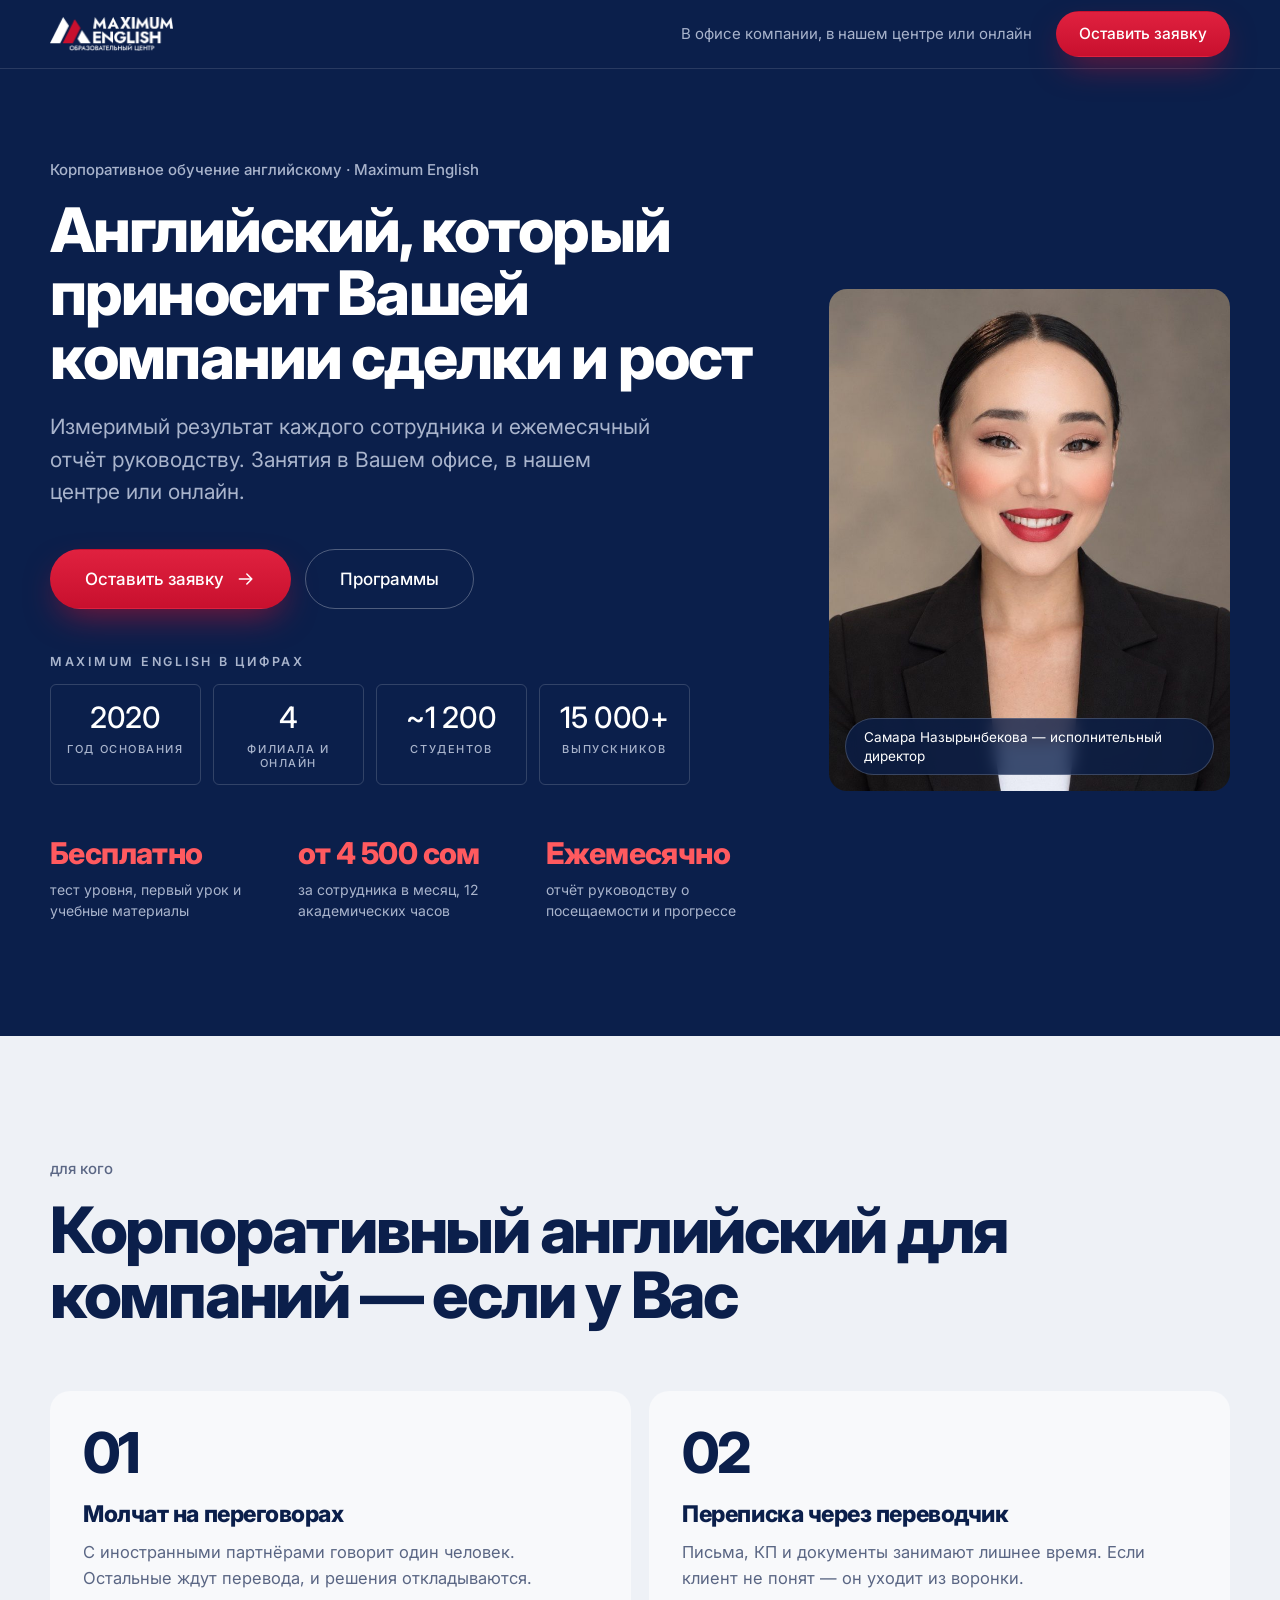
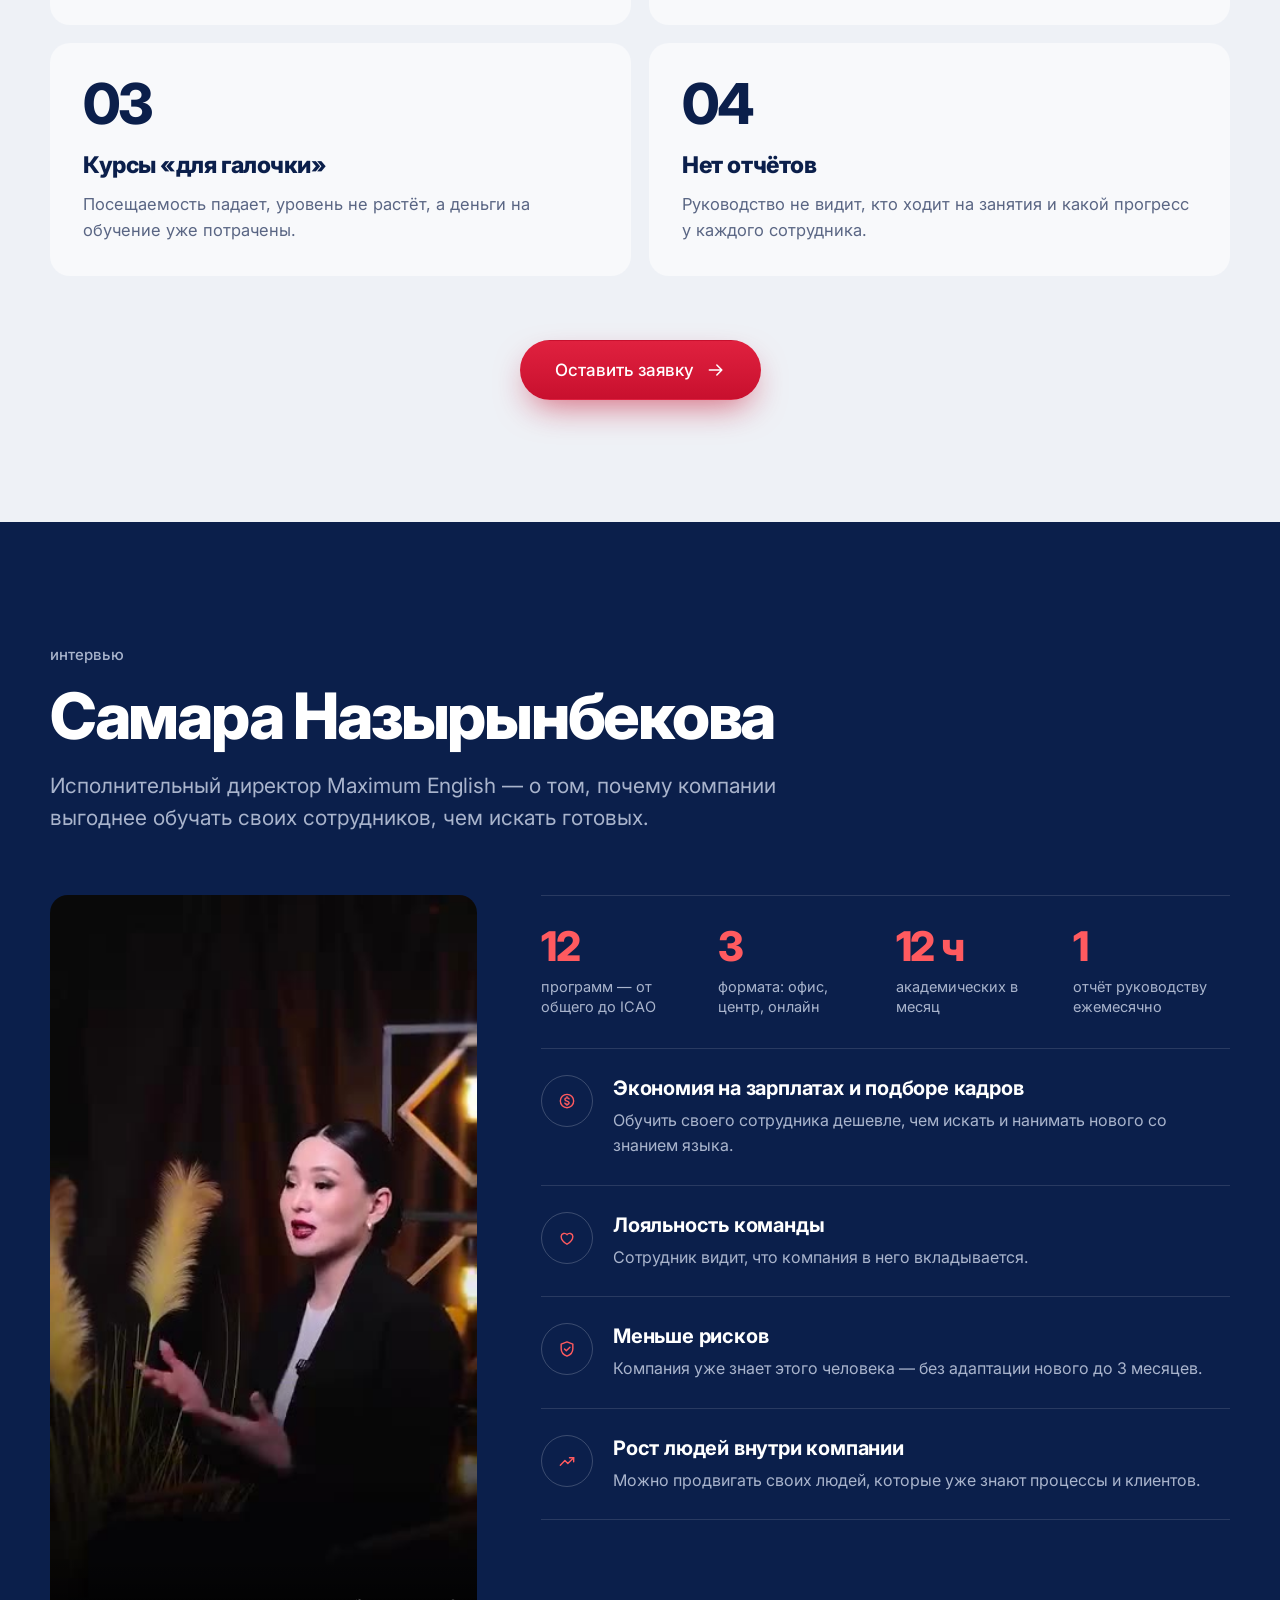
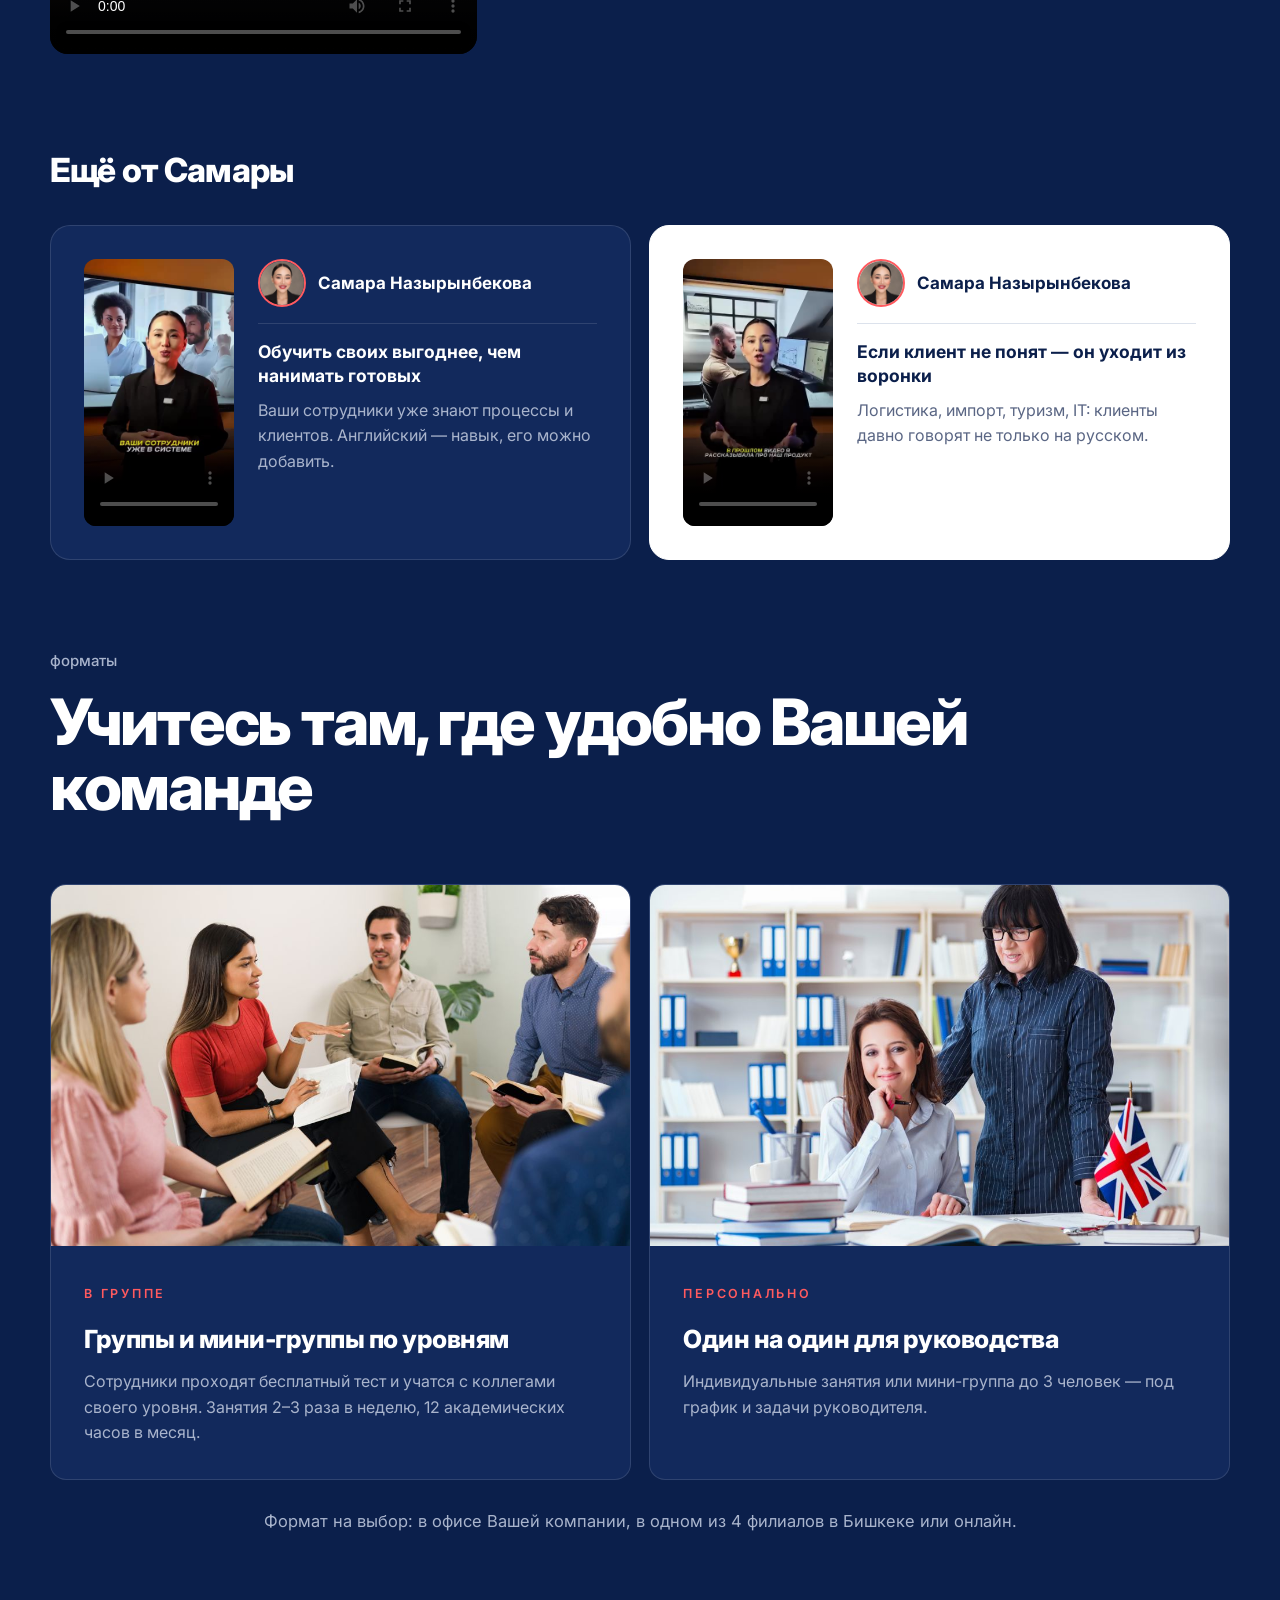
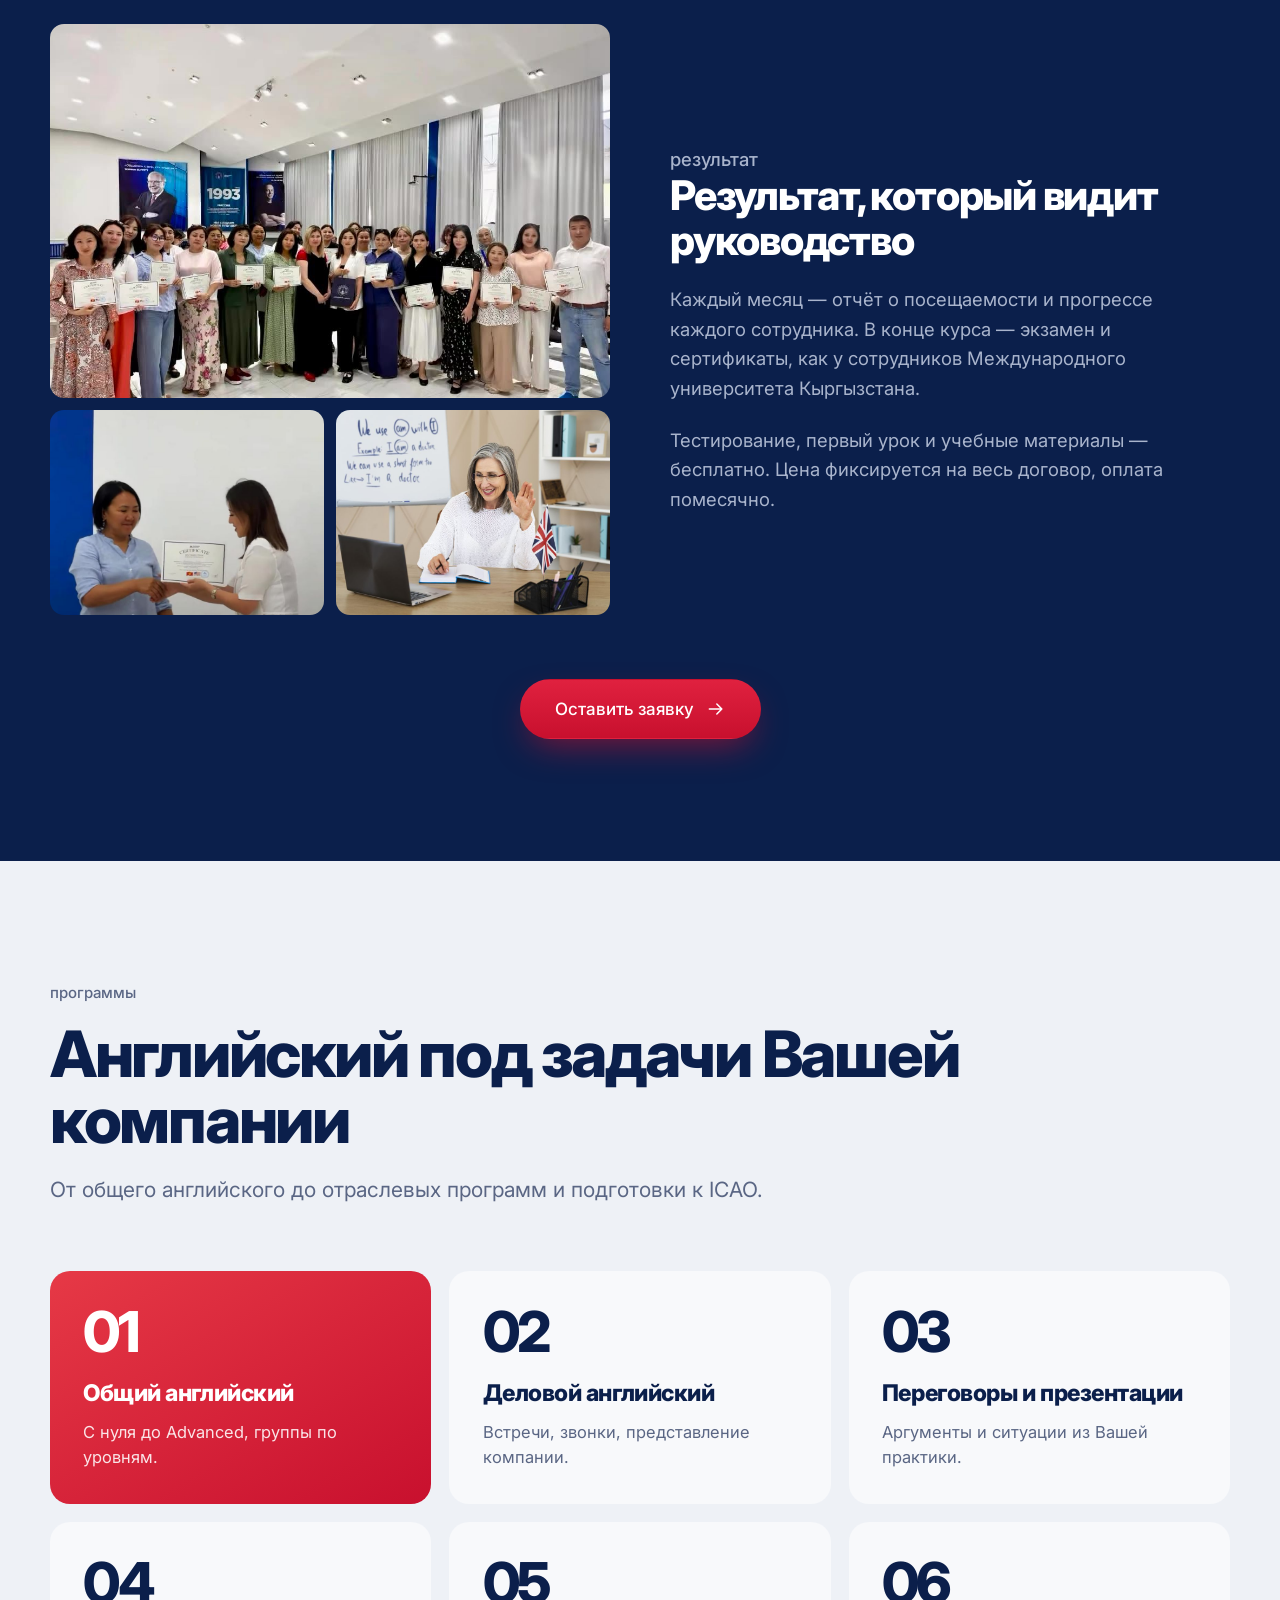
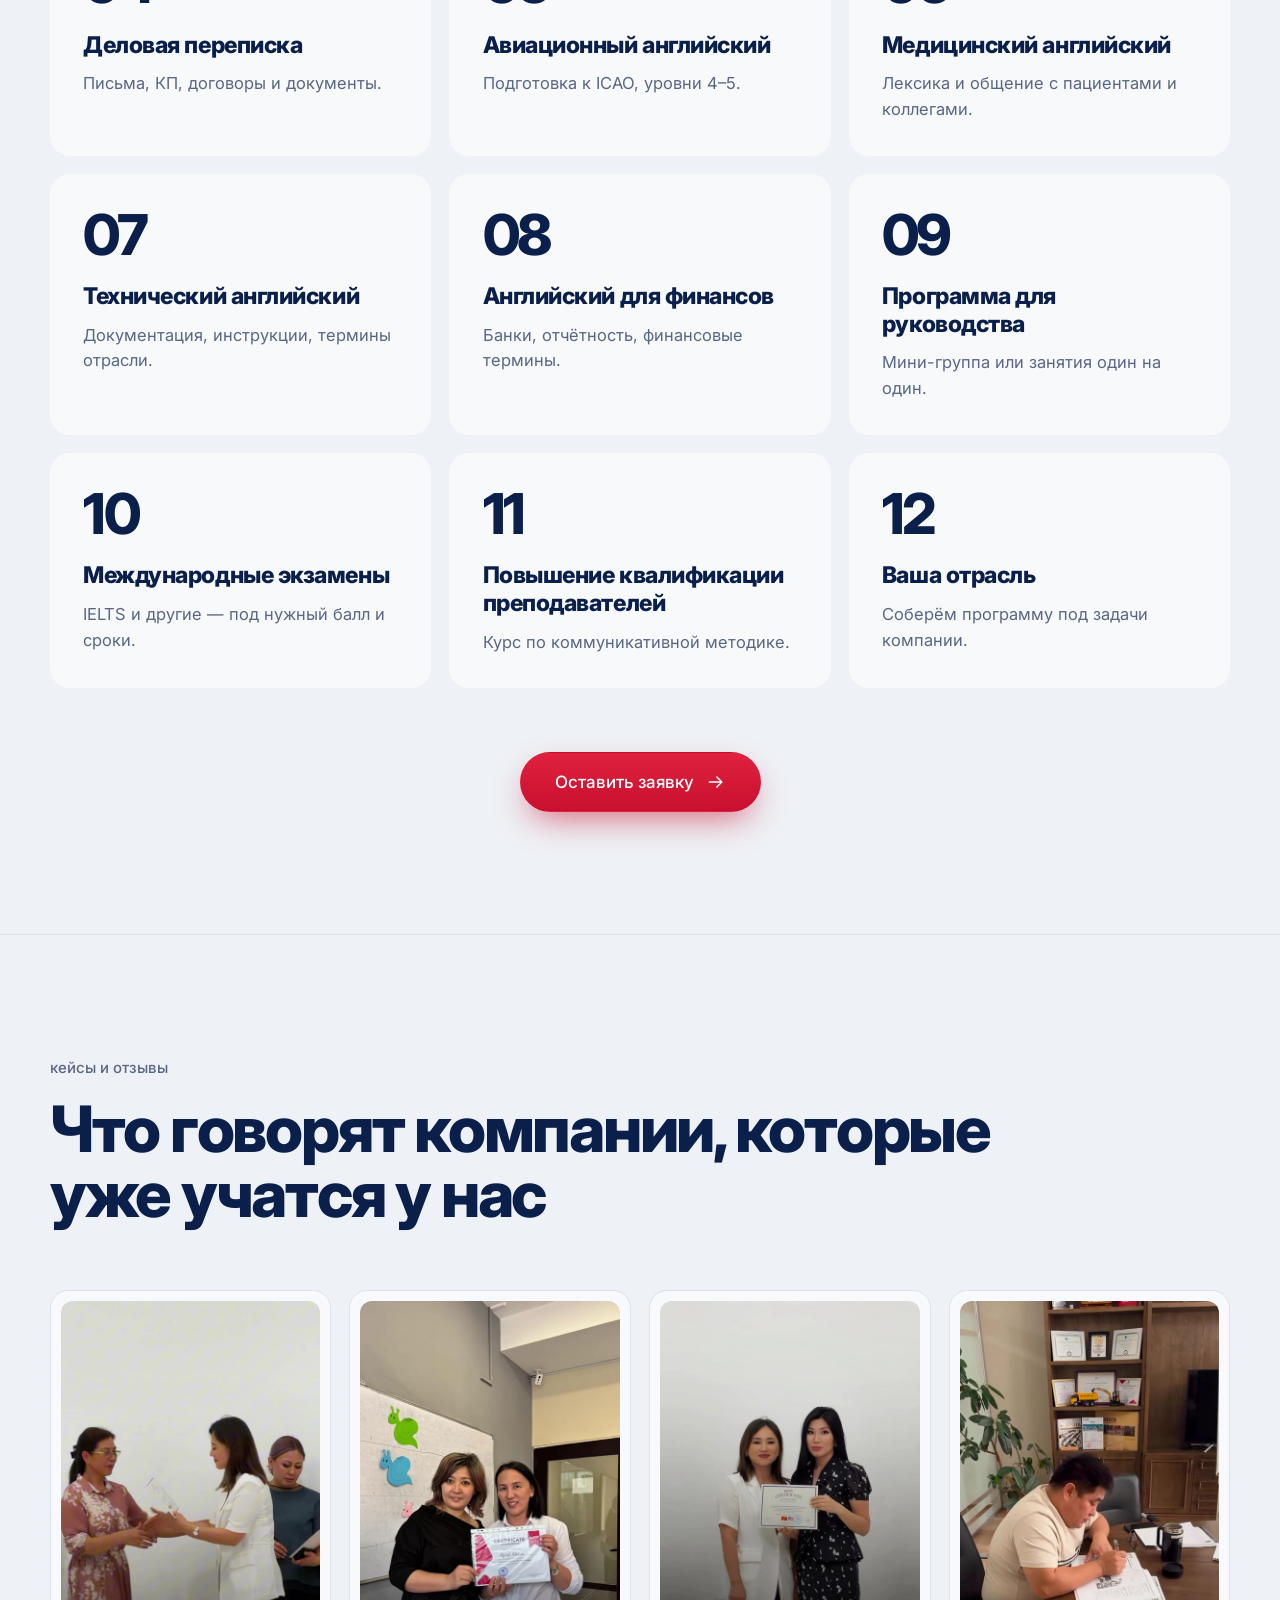
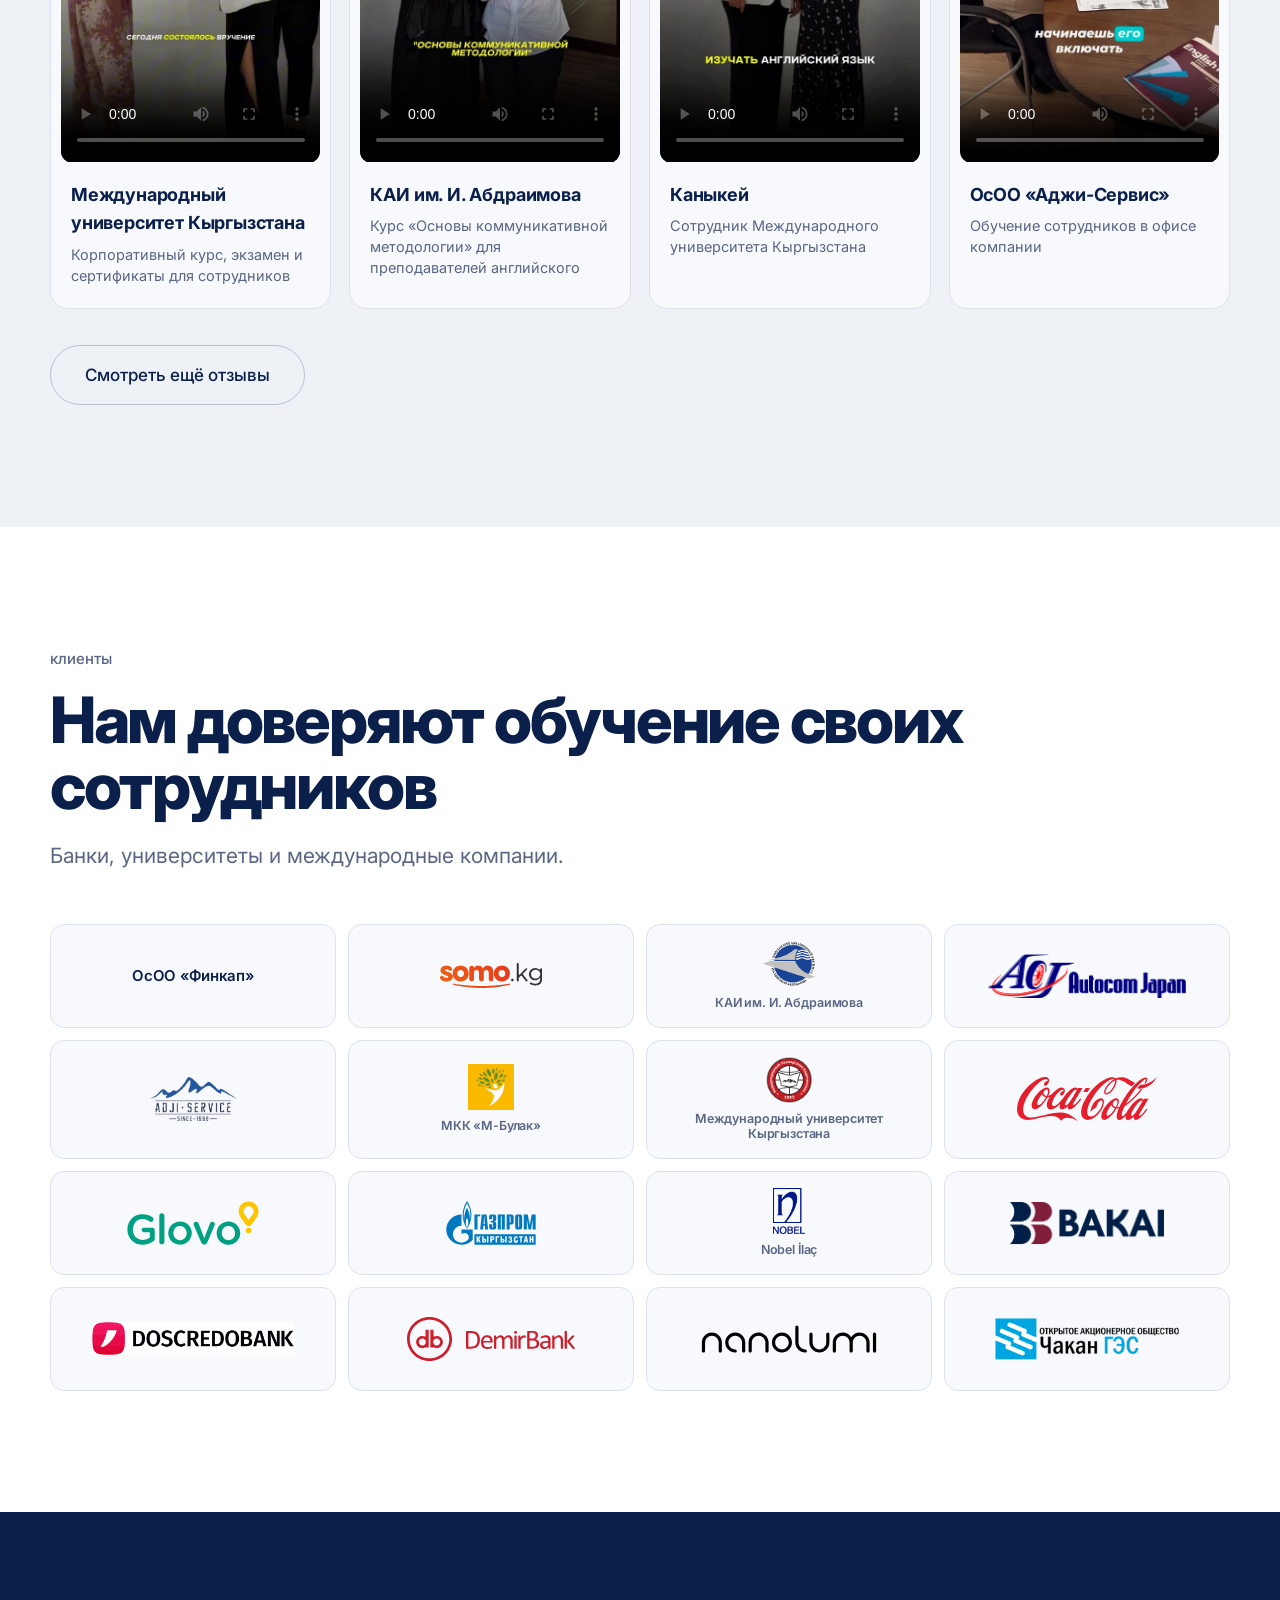
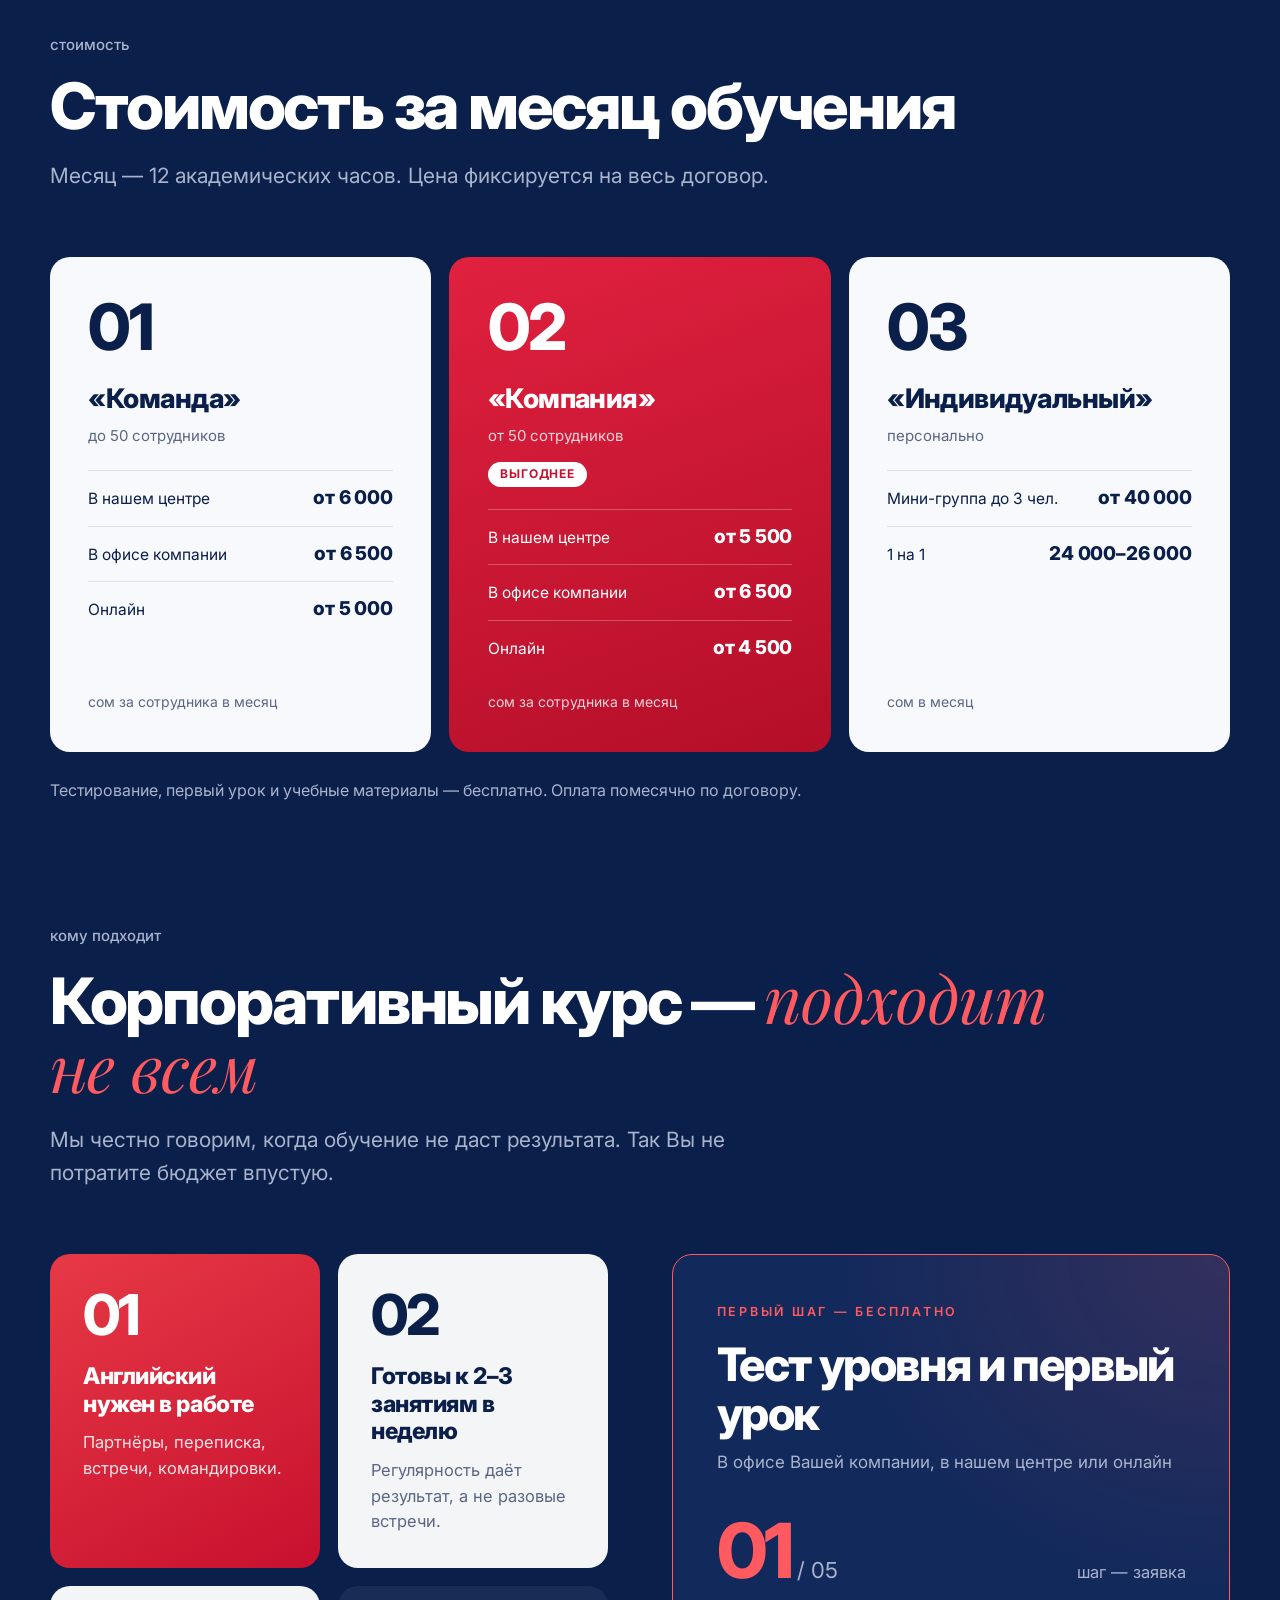
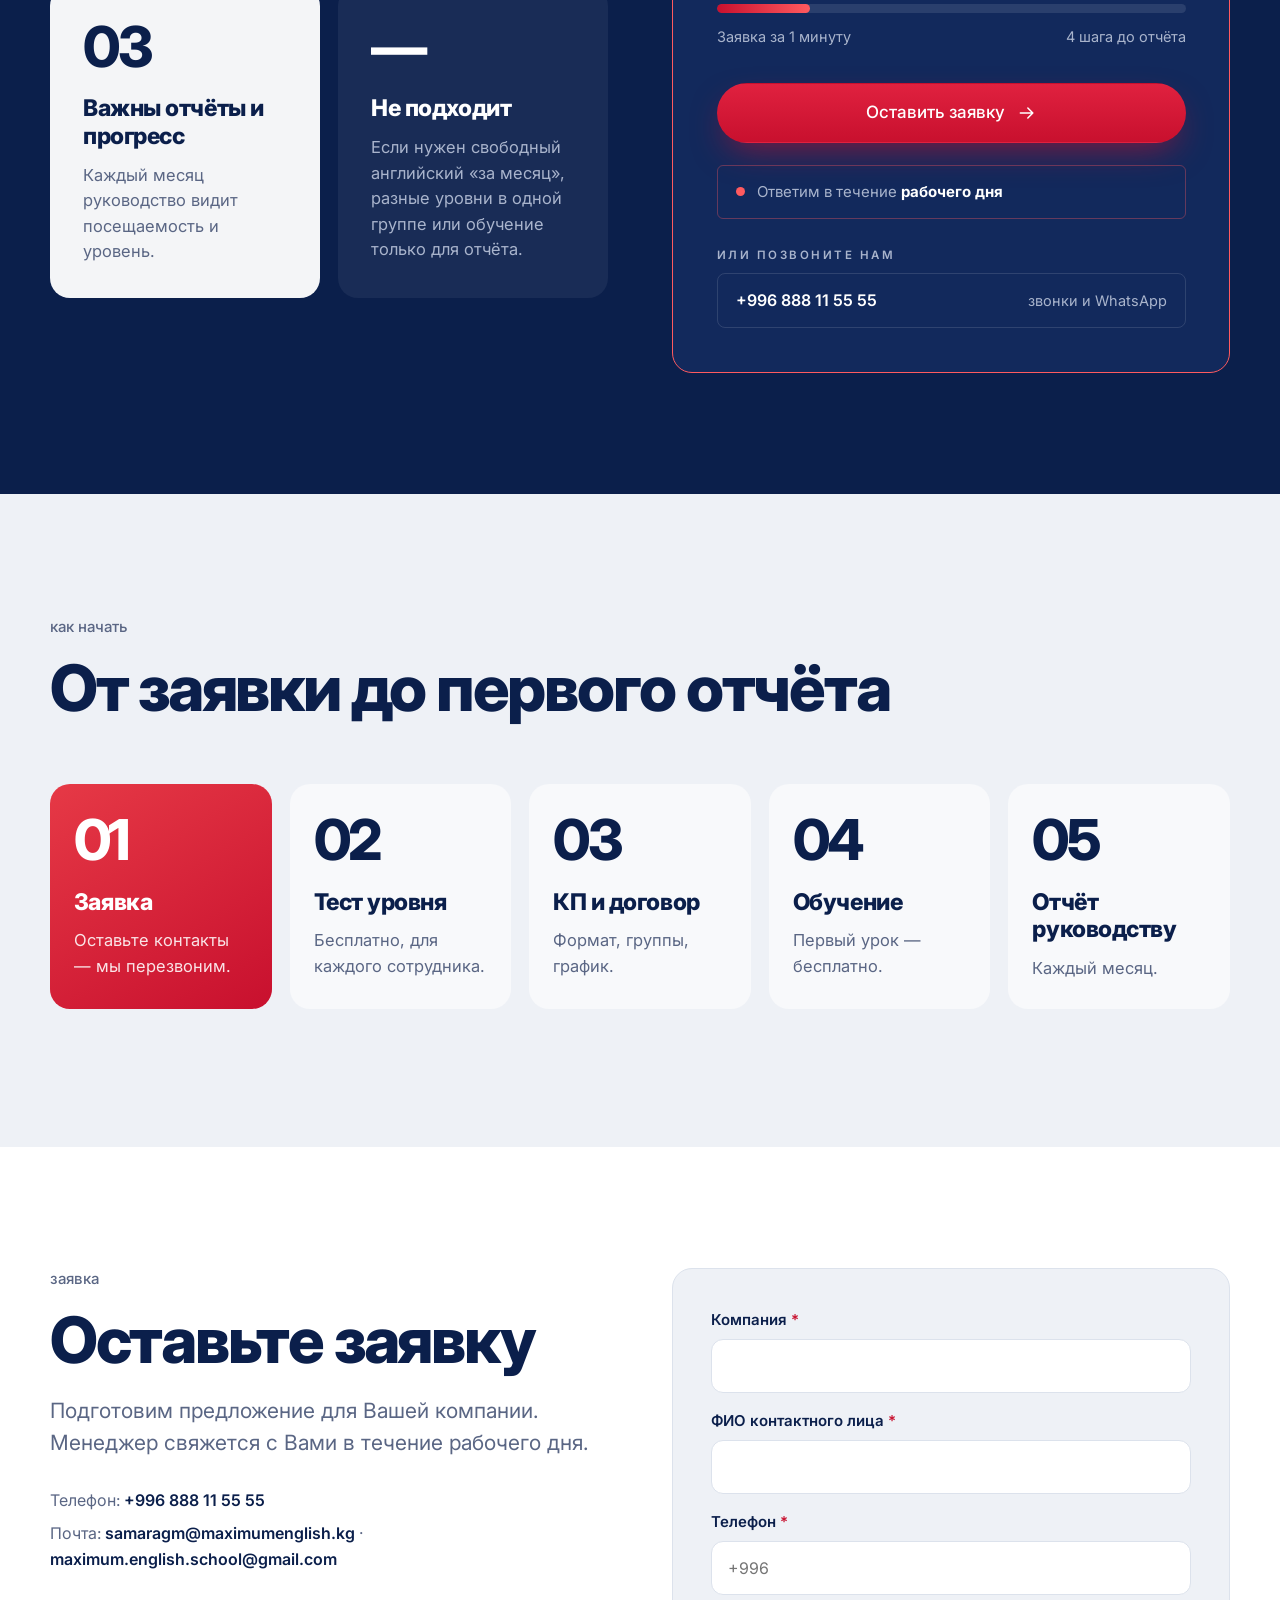
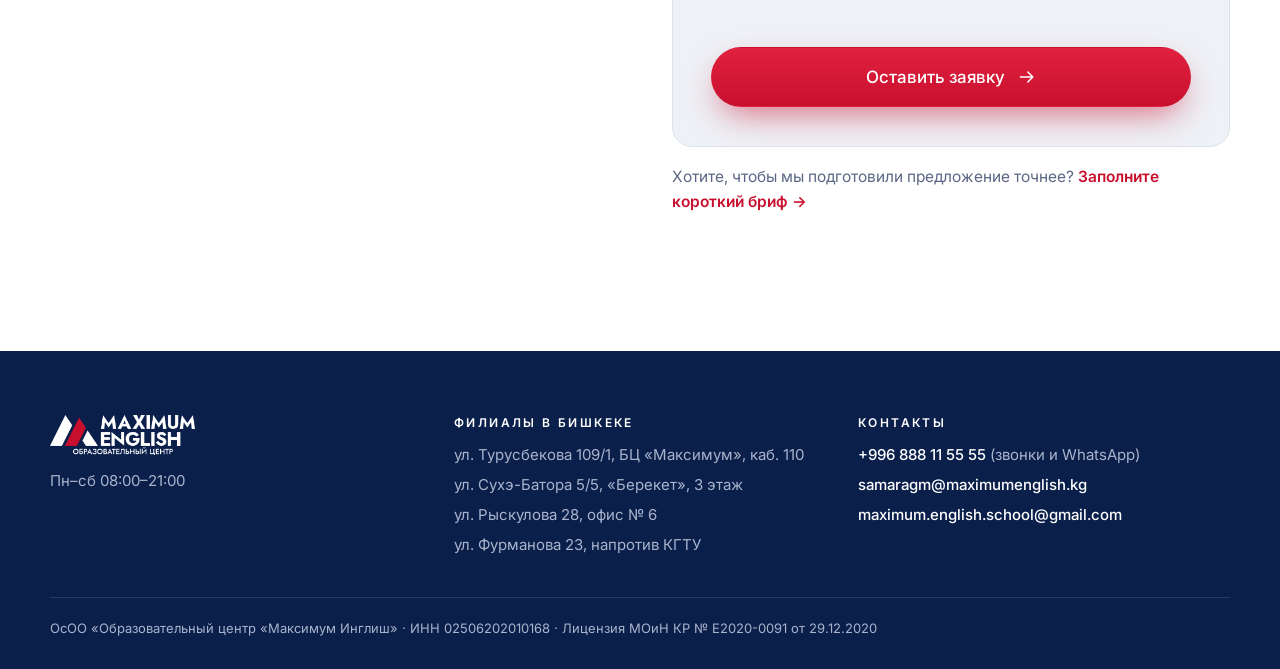
<file: index.html>
<!doctype html>
<html lang="ru">
<head>
<meta charset="utf-8">
<meta name="viewport" content="width=device-width, initial-scale=1">
<title>Корпоративное обучение английскому — Maximum English</title>
<meta name="description" content="Английский для сотрудников компаний в Бишкеке: в офисе, в нашем центре или онлайн. Измеримый результат и ежемесячный отчёт руководству.">
<meta property="og:type" content="website">
<meta property="og:title" content="Корпоративное обучение английскому — Maximum English">
<meta property="og:description" content="Английский, который приносит Вашей компании сделки и рост. Измеримый результат и ежемесячный отчёт руководству.">
<meta property="og:image" content="assets/og.jpg">
<meta property="og:image:width" content="1200">
<meta property="og:image:height" content="630">
<meta name="twitter:card" content="summary_large_image">
<link rel="icon" href="assets/logo.png">
<link rel="preconnect" href="https://fonts.googleapis.com">
<link rel="preconnect" href="https://fonts.gstatic.com" crossorigin>
<link href="https://fonts.googleapis.com/css2?family=Inter:wght@400;500;600;700;800&family=Playfair+Display:ital@1&display=swap" rel="stylesheet">
<link rel="stylesheet" href="v4.css">
</head>
<body>
<svg width="0" height="0" style="position:absolute" aria-hidden="true">
  <symbol id="arr" viewBox="0 0 24 24"><path d="M4 12h15M13 6l6 6-6 6" fill="none" stroke="currentColor" stroke-width="1.8" stroke-linecap="round" stroke-linejoin="round"/></symbol>
  <symbol id="chk" viewBox="0 0 24 24"><path d="M5 12.5l4.5 4.5L19 7.5" fill="none" stroke="currentColor" stroke-width="2.4" stroke-linecap="round" stroke-linejoin="round"/></symbol>
  <symbol id="dash" viewBox="0 0 24 24"><path d="M6 12h12" fill="none" stroke="currentColor" stroke-width="2.4" stroke-linecap="round"/></symbol>
  <symbol id="i-coin" viewBox="0 0 24 24"><g fill="none" stroke="currentColor" stroke-width="1.7" stroke-linecap="round"><circle cx="12" cy="12" r="8"/><path d="M14.5 9.5c-.5-.9-1.4-1.3-2.5-1.3-1.5 0-2.5.8-2.5 1.9 0 2.6 5 1.4 5 4 0 1.1-1 1.9-2.5 1.9-1.2 0-2.1-.5-2.6-1.4M12 6.8v1.4M12 15.9v1.3"/></g></symbol>
  <symbol id="i-heart" viewBox="0 0 24 24"><path d="M12 19.5s-7-4.3-7-9.4A3.9 3.9 0 0 1 12 8a3.9 3.9 0 0 1 7 2.1c0 5.1-7 9.4-7 9.4z" fill="none" stroke="currentColor" stroke-width="1.7" stroke-linejoin="round"/></symbol>
  <symbol id="i-shield" viewBox="0 0 24 24"><g fill="none" stroke="currentColor" stroke-width="1.7" stroke-linejoin="round" stroke-linecap="round"><path d="M12 3.5l7 2.6v5.5c0 4.3-3 7.4-7 8.9-4-1.5-7-4.6-7-8.9V6.1z"/><path d="M9 12l2.2 2.2L15.5 10"/></g></symbol>
  <symbol id="i-up" viewBox="0 0 24 24"><g fill="none" stroke="currentColor" stroke-width="1.7" stroke-linecap="round" stroke-linejoin="round"><path d="M4 17l5.5-5.5 3.5 3.5L20 8"/><path d="M15 8h5v5"/></g></symbol>
</svg>

<header class="top">
  <div class="wrap">
    <a href="#top" aria-label="Maximum English"><img src="assets/logo-white.png" alt="Maximum English — образовательный центр" width="123" height="34"></a>
    <div class="r">
      <span class="meta">В офисе компании, в нашем центре или онлайн</span>
      <a class="btn btn-red" href="#apply">Оставить заявку</a>
    </div>
  </div>
</header>

<main id="top">

<!-- 1. ПЕРВЫЙ ЭКРАН (тёмный). Цифры: A Компания.md (A1 — с 2020; A3 — 4 филиала); «~1 200 студентов» и «15 000+» — решено Самарой 05.11.2026. Цены — тарифы ниже. -->
<section class="s-dark hero">
  <div class="wrap">
    <div>
      <p class="eyebrow">Корпоративное обучение английскому · Maximum English</p>
      <h1>Английский, который приносит Вашей компании сделки и рост</h1>
      <p class="lead">Измеримый результат каждого сотрудника и ежемесячный отчёт руководству. Занятия в Вашем офисе, в нашем центре или онлайн.</p>
      <div class="cta">
        <a class="btn btn-red" href="#apply">Оставить заявку <svg><use href="#arr"/></svg></a>
        <a class="btn btn-line" href="#topics">Программы</a>
      </div>
      <p class="caps boxes-l">Maximum English в цифрах</p>
      <div class="boxes">
        <div><b>2020</b><small>год основания</small></div>
        <div><b>4</b><small>филиала и онлайн</small></div>
        <div><b>~1 200</b><small>студентов</small></div>
        <div><b>15 000+</b><small>выпускников</small></div>
      </div>
      <div class="trio">
        <div><b>Бесплатно</b><span>тест уровня, первый урок и учебные материалы</span></div>
        <div><b>от 4 500 сом</b><span>за сотрудника в месяц, 12 академических часов</span></div>
        <div><b>Ежемесячно</b><span>отчёт руководству о посещаемости и прогрессе</span></div>
      </div>
    </div>
    <figure>
      <img src="assets/samara.jpg" alt="Самара Назырынбекова, исполнительный директор Maximum English" width="800" height="1067">
      <figcaption class="tagpill">Самара Назырынбекова — исполнительный директор</figcaption>
    </figure>
  </div>
</section>

<!-- 2. ДЛЯ КОГО (светлый) -->
<section class="s-light" id="for">
  <div class="wrap">
    <p class="eyebrow">для кого</p>
    <h2 class="h-xl">Корпоративный английский для компаний — если у Вас</h2>
    <div class="bcards c2">
      <div class="bc"><span class="n">01</span><h3>Молчат на переговорах</h3><p>С иностранными партнёрами говорит один человек. Остальные ждут перевода, и решения откладываются.</p></div>
      <div class="bc"><span class="n">02</span><h3>Переписка через переводчик</h3><p>Письма, КП и документы занимают лишнее время. Если клиент не понят — он уходит из воронки.</p></div>
      <div class="bc"><span class="n">03</span><h3>Курсы «для галочки»</h3><p>Посещаемость падает, уровень не растёт, а деньги на обучение уже потрачены.</p></div>
      <div class="bc"><span class="n">04</span><h3>Нет отчётов</h3><p>Руководство не видит, кто ходит на занятия и какой прогресс у каждого сотрудника.</p></div>
    </div>
    <div class="center"><a class="btn btn-red" href="#apply">Оставить заявку <svg><use href="#arr"/></svg></a></div>
  </div>
</section>

<!-- 3. ГЛАВНОЕ ВИДЕО — интервью Самары (тёмный). Формулировки — из её роликов (DGAzWBvoql0.txt, DLsAzyWo4C-.txt, DLprAPLIaLu.txt). -->
<section class="s-dark" id="interview" style="padding-bottom:0">
  <div class="wrap">
    <p class="eyebrow">интервью</p>
    <h2 class="h-xl">Самара Назырынбекова</h2>
    <p class="lead">Исполнительный директор Maximum English — о том, почему компании выгоднее обучать своих сотрудников, чем искать готовых.</p>
    <div class="host">
      <div class="v">
        <video controls playsinline preload="metadata" poster="assets/samara-interview-poster.jpg" width="540" height="960"><source src="assets/samara-interview.mp4" type="video/mp4"></video>
      </div>
      <div>
        <div class="stat4">
          <div><b>12</b><span>программ — от общего до ICAO</span></div>
          <div><b>3</b><span>формата: офис, центр, онлайн</span></div>
          <div><b>12 ч</b><span>академических в месяц</span></div>
          <div><b>1</b><span>отчёт руководству ежемесячно</span></div>
        </div>
        <ul class="ilist">
          <li><span class="ico"><svg><use href="#i-coin"/></svg></span><div><h3>Экономия на зарплатах и подборе кадров</h3><p>Обучить своего сотрудника дешевле, чем искать и нанимать нового со знанием языка.</p></div></li>
          <li><span class="ico"><svg><use href="#i-heart"/></svg></span><div><h3>Лояльность команды</h3><p>Сотрудник видит, что компания в него вкладывается.</p></div></li>
          <li><span class="ico"><svg><use href="#i-shield"/></svg></span><div><h3>Меньше рисков</h3><p>Компания уже знает этого человека — без адаптации нового до 3 месяцев.</p></div></li>
          <li><span class="ico"><svg><use href="#i-up"/></svg></span><div><h3>Рост людей внутри компании</h3><p>Можно продвигать своих людей, которые уже знают процессы и клиентов.</p></div></li>
        </ul>
      </div>
    </div>

    <h3 class="sub-h">Ещё от Самары</h3>
    <div class="spk">
      <article class="sc">
        <video controls playsinline preload="metadata" poster="assets/samara-why-poster.jpg" width="360" height="640"><source src="assets/samara-why-train.mp4" type="video/mp4"></video>
        <div>
          <div class="who"><img src="assets/samara.jpg" alt="" width="48" height="48" loading="lazy"><b>Самара Назырынбекова</b></div>
          <h3>Обучить своих выгоднее, чем нанимать готовых</h3>
          <p>Ваши сотрудники уже знают процессы и клиентов. Английский — навык, его можно добавить.</p>
        </div>
      </article>
      <article class="sc w">
        <video controls playsinline preload="metadata" poster="assets/samara-funnel-poster.jpg" width="360" height="640"><source src="assets/samara-funnel.mp4" type="video/mp4"></video>
        <div>
          <div class="who"><img src="assets/samara.jpg" alt="" width="48" height="48" loading="lazy"><b>Самара Назырынбекова</b></div>
          <h3>Если клиент не понят — он уходит из воронки</h3>
          <p>Логистика, импорт, туризм, IT: клиенты давно говорят не только на русском.</p>
        </div>
      </article>
    </div>
  </div>
</section>

<!-- 4. ФОРМАТЫ И РЕЗУЛЬТАТ (тёмный, продолжение интервью) -->
<section class="s-dark" id="formats" style="padding-top:clamp(56px,7vw,96px)">
  <div class="wrap">
    <p class="eyebrow">форматы</p>
    <h2 class="h-xl">Учитесь там, где удобно Вашей команде</h2>

    <div class="photo2" style="margin-top:clamp(40px,5vw,64px)">
      <article class="pc">
        <img src="assets/class-1.jpg" alt="Групповое занятие английским для взрослых" width="1000" height="667" loading="lazy">
        <div class="t"><span class="caps">В группе</span><h3>Группы и мини-группы по уровням</h3><p>Сотрудники проходят бесплатный тест и учатся с коллегами своего уровня. Занятия 2–3 раза в неделю, 12 академических часов в месяц.</p></div>
      </article>
      <article class="pc">
        <img src="assets/class-2.jpg" alt="Индивидуальное занятие с преподавателем" width="1000" height="667" loading="lazy">
        <div class="t"><span class="caps">Персонально</span><h3>Один на один для руководства</h3><p>Индивидуальные занятия или мини-группа до 3 человек — под график и задачи руководителя.</p></div>
      </article>
    </div>
    <p class="note">Формат на выбор: в офисе Вашей компании, в одном из 4 филиалов в Бишкеке или онлайн.</p>

    <div class="env">
      <div class="mosaic">
        <img src="assets/kmu-group.jpg" alt="Сотрудники Международного университета Кыргызстана с сертификатами после корпоративного курса" width="1080" height="690" loading="lazy">
        <img src="assets/kmu-cert.jpg" alt="Вручение сертификата сотруднику после экзамена" width="800" height="926" loading="lazy">
        <img src="assets/class-3.jpg" alt="Онлайн-занятие с преподавателем" width="1000" height="667" loading="lazy">
      </div>
      <div>
        <p class="eyebrow">результат</p>
        <h2>Результат, который видит руководство</h2>
        <p>Каждый месяц — отчёт о посещаемости и прогрессе каждого сотрудника. В конце курса — экзамен и сертификаты, как у сотрудников Международного университета Кыргызстана.</p>
        <p>Тестирование, первый урок и учебные материалы — бесплатно. Цена фиксируется на весь договор, оплата помесячно.</p>
      </div>
    </div>
    <div class="center"><a class="btn btn-red" href="#apply">Оставить заявку <svg><use href="#arr"/></svg></a></div>
  </div>
</section>

<!-- 5. ПРОГРАММЫ (светлый, крупные карточки как в образце). 12 программ — по КП 2026 и B Продукт.md -->
<section class="s-light" id="topics">
  <div class="wrap">
    <p class="eyebrow">программы</p>
    <h2 class="h-xl">Английский под задачи Вашей компании</h2>
    <p class="lead">От общего английского до отраслевых программ и подготовки к ICAO.</p>
    <div class="bcards">
      <div class="bc hot"><span class="n">01</span><h3>Общий английский</h3><p>С нуля до Advanced, группы по уровням.</p></div>
      <div class="bc"><span class="n">02</span><h3>Деловой английский</h3><p>Встречи, звонки, представление компании.</p></div>
      <div class="bc"><span class="n">03</span><h3>Переговоры и презентации</h3><p>Аргументы и ситуации из Вашей практики.</p></div>
      <div class="bc"><span class="n">04</span><h3>Деловая переписка</h3><p>Письма, КП, договоры и документы.</p></div>
      <div class="bc"><span class="n">05</span><h3>Авиационный английский</h3><p>Подготовка к ICAO, уровни 4–5.</p></div>
      <div class="bc"><span class="n">06</span><h3>Медицинский английский</h3><p>Лексика и общение с пациентами и коллегами.</p></div>
      <div class="bc"><span class="n">07</span><h3>Технический английский</h3><p>Документация, инструкции, термины отрасли.</p></div>
      <div class="bc"><span class="n">08</span><h3>Английский для финансов</h3><p>Банки, отчётность, финансовые термины.</p></div>
      <div class="bc"><span class="n">09</span><h3>Программа для руководства</h3><p>Мини-группа или занятия один на один.</p></div>
      <div class="bc"><span class="n">10</span><h3>Международные экзамены</h3><p>IELTS и другие — под нужный балл и сроки.</p></div>
      <div class="bc"><span class="n">11</span><h3>Повышение квалификации преподавателей</h3><p>Курс по коммуникативной методике.</p></div>
      <div class="bc"><span class="n">12</span><h3>Ваша отрасль</h3><p>Соберём программу под задачи компании.</p></div>
    </div>
    <div class="center"><a class="btn btn-red" href="#apply">Оставить заявку <svg><use href="#arr"/></svg></a></div>
  </div>
</section>
<hr class="divide">

<!-- 5. КЕЙСЫ И ОТЗЫВЫ (светлый). Подписи — по вшитым титрам роликов, текст отзывов не пересказываем. -->
<section class="s-light" id="cases">
  <div class="wrap">
    <p class="eyebrow">кейсы и отзывы</p>
    <h2 class="h-xl">Что говорят компании, которые уже учатся у нас</h2>
    <div class="revs" id="revs">
      <figure class="rv"><video controls playsinline preload="metadata" poster="assets/poster-case.jpg" width="540" height="960"><source src="assets/case-kmu.mp4" type="video/mp4"></video><figcaption><h3>Международный университет Кыргызстана</h3><p>Корпоративный курс, экзамен и сертификаты для сотрудников</p></figcaption></figure>
      <figure class="rv"><video controls playsinline preload="metadata" poster="assets/poster-kai.jpg" width="540" height="960"><source src="assets/case-kai.mp4" type="video/mp4"></video><figcaption><h3>КАИ им. И. Абдраимова</h3><p>Курс «Основы коммуникативной методологии» для преподавателей английского</p></figcaption></figure>
      <figure class="rv"><video controls playsinline preload="metadata" poster="assets/poster-review.jpg" width="540" height="960"><source src="assets/review-kanykei.mp4" type="video/mp4"></video><figcaption><h3>Каныкей</h3><p>Сотрудник Международного университета Кыргызстана</p></figcaption></figure>
      <figure class="rv"><video controls playsinline preload="metadata" poster="assets/review-adji-poster.jpg" width="540" height="960"><source src="assets/review-adji.mp4" type="video/mp4"></video><figcaption><h3>ОсОО «Аджи-Сервис»</h3><p>Обучение сотрудников в офисе компании</p></figcaption></figure>
      <figure class="rv more"><video controls playsinline preload="none" poster="assets/review-corp2-poster.jpg" width="540" height="960"><source src="assets/review-corp2.mp4" type="video/mp4"></video><figcaption><h3>Корпоративный клиент</h3><p>Отзыв о корпоративном обучении</p></figcaption></figure>
      <figure class="rv more"><video controls playsinline preload="none" poster="assets/corp-hiking-poster.jpg" width="540" height="960"><source src="assets/corp-hiking.mp4" type="video/mp4"></video><figcaption><h3>Корпоративный Hiking Club</h3><p>День в горах для команд «М-Булак», «Автоком Джапан» и КАИ</p></figcaption></figure>
    </div>
    <button class="btn btn-line more-btn" type="button" id="moreBtn" aria-controls="revs" aria-expanded="false">Смотреть ещё отзывы</button>
  </div>
</section>

<!-- 6. НАМ ДОВЕРЯЮТ (светлый). Список — подтверждён Самарой + КП 2026. Плашка .lg: логотип вставляется как <img> внутрь, иначе — название. -->
<section class="s-white" id="clients">
  <div class="wrap">
    <p class="eyebrow">клиенты</p>
    <h2 class="h-xl">Нам доверяют обучение своих сотрудников</h2>
    <p class="lead">Банки, университеты и международные компании.</p>
    <div class="logos">
      <div class="lg">ОсОО «Финкап»</div>
      <div class="lg"><img src="assets/logos/somo.png" alt="ОсОО &laquo;Сомо&raquo;" loading="lazy"></div>
      <div class="lg em"><img src="assets/logos/kai.png" alt="КАИ им. И. Абдраимова" loading="lazy"><span>КАИ им. И. Абдраимова</span></div>
      <div class="lg"><img src="assets/logos/avtokom-japan.png" alt="Автоком Джапан" loading="lazy"></div>
      <div class="lg"><img src="assets/logos/adji-service.png" alt="ОсОО &laquo;Аджи-Сервис&raquo;" loading="lazy"></div>
      <div class="lg em"><img src="assets/logos/mbulak.png" alt="ОсОО МКК &laquo;М-Булак&raquo;" loading="lazy"><span>МКК «М-Булак»</span></div>
      <div class="lg em"><img src="assets/logos/iuk.png" alt="Международный университет Кыргызстана" loading="lazy"><span>Международный университет Кыргызстана</span></div>
      <div class="lg"><img src="assets/logos/coca-cola.svg" alt="Кока-Кола Бишкек Боттлерс" loading="lazy"></div>
      <div class="lg"><img src="assets/logos/glovo.svg" alt="Glovo" loading="lazy"></div>
      <div class="lg"><img src="assets/logos/gazprom-kyrgyzstan.svg" alt="Газпром Кыргызстан" loading="lazy"></div>
      <div class="lg em"><img src="assets/logos/nobel-ilac.png" alt="Nobel İlaç" loading="lazy"><span>Nobel İlaç</span></div>
      <div class="lg"><img src="assets/logos/bakai.png" alt="Бакай Банк" loading="lazy"></div>
      <div class="lg"><img src="assets/logos/dos-kredobank.png" alt="Дос-Кредобанк" loading="lazy"></div>
      <div class="lg"><img src="assets/logos/demirbank.svg" alt="Демир Кыргыз Интернэшнл Банк" loading="lazy"></div>
      <div class="lg"><img src="assets/logos/nanolumi.svg" alt="Нанолюми Пте. Лтд." loading="lazy"></div>
      <div class="lg"><img src="assets/logos/chakan.png" alt="Чакан ГЭС" loading="lazy"></div>
    </div>
  </div>
</section>

<!-- 7. ТАРИФЫ (светлый) — цены без изменений (Самара 20.11 01:33 и КП) -->
<section class="s-dark" id="prices" style="padding-bottom:0">
  <div class="wrap">
    <p class="eyebrow">стоимость</p>
    <h2 class="h-xl">Стоимость за месяц обучения</h2>
    <p class="lead">Месяц — 12 академических часов. Цена фиксируется на весь договор.</p>
    <div class="tariffs">
      <div class="tf"><span class="n">01</span><h3>«Команда»</h3><span class="k">до 50 сотрудников</span>
        <ul><li><span>В нашем центре</span><b>от 6 000</b></li><li><span>В офисе компании</span><b>от 6 500</b></li><li><span>Онлайн</span><b>от 5 000</b></li></ul>
        <span class="u">сом за сотрудника в месяц</span></div>
      <div class="tf hot"><span class="n">02</span><h3>«Компания»</h3><span class="k">от 50 сотрудников</span><span class="badge">выгоднее</span>
        <ul><li><span>В нашем центре</span><b>от 5 500</b></li><li><span>В офисе компании</span><b>от 6 500</b></li><li><span>Онлайн</span><b>от 4 500</b></li></ul>
        <span class="u">сом за сотрудника в месяц</span></div>
      <div class="tf"><span class="n">03</span><h3>«Индивидуальный»</h3><span class="k">персонально</span>
        <ul><li><span>Мини-группа до 3 чел.</span><b>от 40 000</b></li><li><span>1 на 1</span><b>24 000–26 000</b></li></ul>
        <span class="u">сом в месяц</span></div>
    </div>
    <p class="pnote">Тестирование, первый урок и учебные материалы — бесплатно. Оплата помесячно по договору.</p>
  </div>
</section>

<!-- 8. ЭТО ПОДХОДИТ, ЕСЛИ (тёмный) — условия из КП и B Продукт.md -->
<section class="s-dark" id="fit">
  <div class="wrap">
    <p class="eyebrow">кому подходит</p>
    <h2 class="h-xl">Корпоративный курс — <em>подходит не всем</em></h2>
    <p class="lead">Мы честно говорим, когда обучение не даст результата. Так Вы не потратите бюджет впустую.</p>
    <div class="fit">
      <div class="bcards c2" style="margin-top:0">
        <div class="bc hot"><span class="n">01</span><h3>Английский нужен в работе</h3><p>Партнёры, переписка, встречи, командировки.</p></div>
        <div class="bc"><span class="n">02</span><h3>Готовы к 2–3 занятиям в неделю</h3><p>Регулярность даёт результат, а не разовые встречи.</p></div>
        <div class="bc"><span class="n">03</span><h3>Важны отчёты и прогресс</h3><p>Каждый месяц руководство видит посещаемость и уровень.</p></div>
        <div class="bc no"><span class="n">—</span><h3>Не подходит</h3><p>Если нужен свободный английский «за месяц», разные уровни в одной группе или обучение только для отчёта.</p></div>
      </div>
      <div class="panel">
        <span class="caps">Первый шаг — бесплатно</span>
        <div class="big">Тест уровня и первый урок</div>
        <div class="where">В офисе Вашей компании, в нашем центре или онлайн</div>
        <div class="prog">
          <div class="row"><b>01<small>/ 05</small></b><span>шаг — заявка</span></div>
          <div class="bar"><i></i></div>
          <div class="sub"><span>Заявка за 1 минуту</span><span>4 шага до отчёта</span></div>
        </div>
        <a class="btn btn-red" href="#apply">Оставить заявку <svg><use href="#arr"/></svg></a>
        <div class="live"><span>Ответим в течение <b>рабочего дня</b></span></div>
        <span class="caps k2">Или позвоните нам</span>
        <a class="tel" href="tel:+996888115555">+996 888 11 55 55 <span>звонки и WhatsApp</span></a>
      </div>
    </div>
  </div>
</section>

<!-- 9. КАК НАЧАТЬ (светлый) -->
<section class="s-light" id="process">
  <div class="wrap">
    <p class="eyebrow">как начать</p>
    <h2 class="h-xl">От заявки до первого отчёта</h2>
    <ol class="steps bcards">
      <li class="bc hot"><span class="n">01</span><h3>Заявка</h3><p>Оставьте контакты — мы перезвоним.</p></li>
      <li class="bc"><span class="n">02</span><h3>Тест уровня</h3><p>Бесплатно, для каждого сотрудника.</p></li>
      <li class="bc"><span class="n">03</span><h3>КП и договор</h3><p>Формат, группы, график.</p></li>
      <li class="bc"><span class="n">04</span><h3>Обучение</h3><p>Первый урок — бесплатно.</p></li>
      <li class="bc"><span class="n">05</span><h3>Отчёт руководству</h3><p>Каждый месяц.</p></li>
    </ol>
  </div>
</section>

<!-- 10. ЗАЯВКА (белый) — короткая форма: 3 поля. Полный бриф — отдельная страница (BRIEF_URL). -->
<section class="s-white" id="apply">
  <div class="wrap apply">
    <div>
      <p class="eyebrow">заявка</p>
      <h2 class="h-xl">Оставьте заявку</h2>
      <p class="lead">Подготовим предложение для Вашей компании. Менеджер свяжется с Вами в течение рабочего дня.</p>
      <!-- Контакты: A Компания.md (A4) -->
      <div class="contacts">
        <span>Телефон: <a href="tel:+996888115555">+996 888 11 55 55</a></span>
        <span>Почта: <a href="mailto:samaragm@maximumenglish.kg">samaragm@maximumenglish.kg</a> · <a href="mailto:maximum.english.school@gmail.com">maximum.english.school@gmail.com</a></span>
      </div>
    </div>
    <div>
      <form id="leadForm" class="lf" novalidate>
        <input type="text" name="_honey" style="display:none" tabindex="-1" autocomplete="off">
        <label><span>Компания <span class="req">*</span></span><input type="text" name="org" required autocomplete="organization"></label>
        <label><span>ФИО контактного лица <span class="req">*</span></span><input type="text" name="contact" required autocomplete="name"></label>
        <label><span>Телефон <span class="req">*</span></span><input type="tel" name="phone" required autocomplete="tel" inputmode="tel" placeholder="+996"></label>
        <p class="err" id="formErr" role="alert"></p>
        <button class="btn btn-red" type="submit">Оставить заявку <svg><use href="#arr"/></svg></button>
      </form>
      <div class="thanks" id="thanks" role="status">
        <h3>Благодарим! Заявка получена.</h3>
        <p>Наш менеджер свяжется с Вами в течение рабочего дня.</p>
      </div>
      <p class="brief-link">Хотите, чтобы мы подготовили предложение точнее? <a data-brief href="brief.html">Заполните короткий бриф →</a></p>
    </div>
  </div>
</section>

</main>

<!-- ПОДВАЛ (тёмный). Адреса и телефоны — A Компания.md (A3, A4), лицензия — A8 -->
<footer>
  <div class="wrap">
    <div class="fgrid">
      <div>
        <img src="assets/logo-white.png" alt="Maximum English — образовательный центр" width="145" height="40" loading="lazy">
        <p style="margin:14px 0 0">Пн–сб 08:00–21:00</p>
      </div>
      <div>
        <h4>Филиалы в Бишкеке</h4>
        <ul>
          <li>ул. Турусбекова 109/1, БЦ «Максимум», каб. 110</li>
          <li>ул. Сухэ-Батора 5/5, «Берекет», 3 этаж</li>
          <li>ул. Рыскулова 28, офис № 6</li>
          <li>ул. Фурманова 23, напротив КГТУ</li>
        </ul>
      </div>
      <div>
        <h4>Контакты</h4>
        <ul>
          <li><a href="tel:+996888115555">+996 888 11 55 55</a> (звонки и WhatsApp)</li>
          <li><a href="mailto:samaragm@maximumenglish.kg">samaragm@maximumenglish.kg</a></li>
          <li><a href="mailto:maximum.english.school@gmail.com">maximum.english.school@gmail.com</a></li>
        </ul>
      </div>
    </div>
    <div class="legal">ОсОО «Образовательный центр «Максимум Инглиш» · ИНН 02506202010168 · Лицензия МОиН КР № E2020-0091 от 29.12.2020</div>
  </div>
</footer>

<script>
// Ссылка на полный бриф. Позже заменим на Google Форму — меняется только здесь.
var BRIEF_URL = 'brief.html';
document.querySelectorAll('[data-brief]').forEach(function(a){ a.href = BRIEF_URL; });

// «Смотреть ещё отзывы»
(function(){
  var b=document.getElementById('moreBtn'), g=document.getElementById('revs');
  b.addEventListener('click',function(){ g.classList.add('open'); b.style.display='none'; b.setAttribute('aria-expanded','true'); });
})();

// Отправка заявки: на почту samaragm@maximumenglish.kg через FormSubmit (без своего сервера). Дана пересылает заявку Самаре в Telegram.
var LABELS={org:'Организация',sphere:'Сфера',contact:'Контактное лицо',phone:'Телефон',phone_email:'Телефон, e-mail',goals:'Задачи обучения',departments:'Должности / отделы',count:'Кол-во слушателей',level:'Уровень',format:'Формат',groups:'Группы / индивидуально',schedule:'Дни и время',start:'Старт',duration:'Продолжительность',reports:'Отчёты',payment:'Порядок оплаты',extra:'Что учесть'};
function submitBrief(data, subjectPrefix){
  var body={_subject:(subjectPrefix||'Бриф корп. клиента: ')+(data.org||''),_template:'table',_captcha:'false'};
  Object.keys(data).forEach(function(k){ if(k==='_honey'){return;} var v=data[k]; body[LABELS[k]||k]=Array.isArray(v)?v.join(', '):String(v).slice(0,2000); });
  if(data._honey){ return Promise.resolve(); }
  return fetch('https://formsubmit.co/ajax/samaragm@maximumenglish.kg',{method:'POST',headers:{'Content-Type':'application/json','Accept':'application/json'},body:JSON.stringify(body)})
    .then(function(r){ if(!r.ok) throw new Error('send'); return r.json(); });
}
document.getElementById('leadForm').addEventListener('submit', function(e){
  e.preventDefault();
  var f = e.target, err = document.getElementById('formErr');
  var bad = Array.prototype.filter.call(f.querySelectorAll('[required]'), function(i){ return !i.value.trim(); });
  if (bad.length){ err.textContent = 'Заполните все поля: компания, контактное лицо, телефон.'; bad[0].focus(); return; }
  err.textContent = '';
  var data = {};
  new FormData(f).forEach(function(v,k){ data[k] = v; });
  var btn=f.querySelector('button[type=submit]'); if(btn){btn.disabled=true;}
  submitBrief(data, 'Заявка с корп. лендинга: ').catch(function(){ err.textContent='Не удалось отправить. Позвоните нам: +996 888 11 55 55 или напишите на samaragm@maximumenglish.kg'; if(btn){btn.disabled=false;} throw 0; }).then(function(){
    f.style.display = 'none';
    var t = document.getElementById('thanks'); t.style.display = 'block';
    t.scrollIntoView({behavior:'smooth', block:'center'});
  });
});
</script>
</body>
</html>
</file>
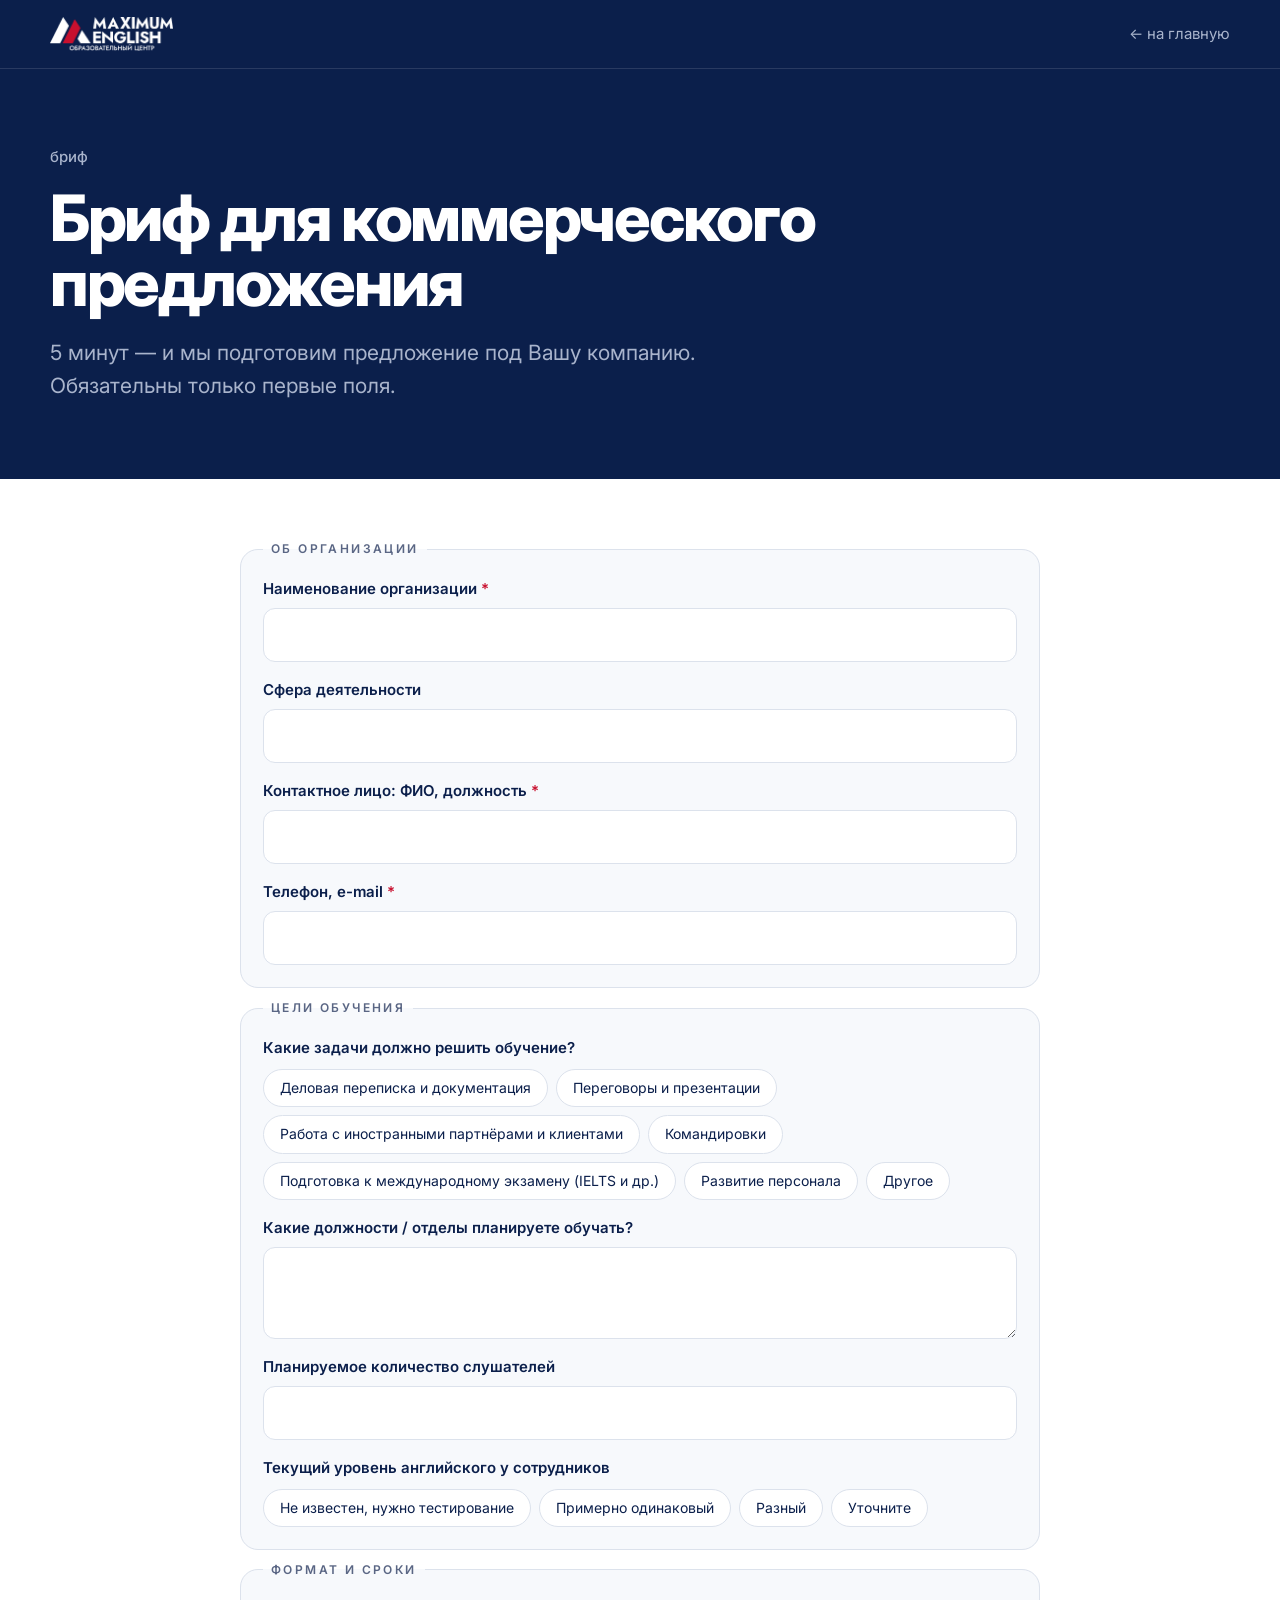
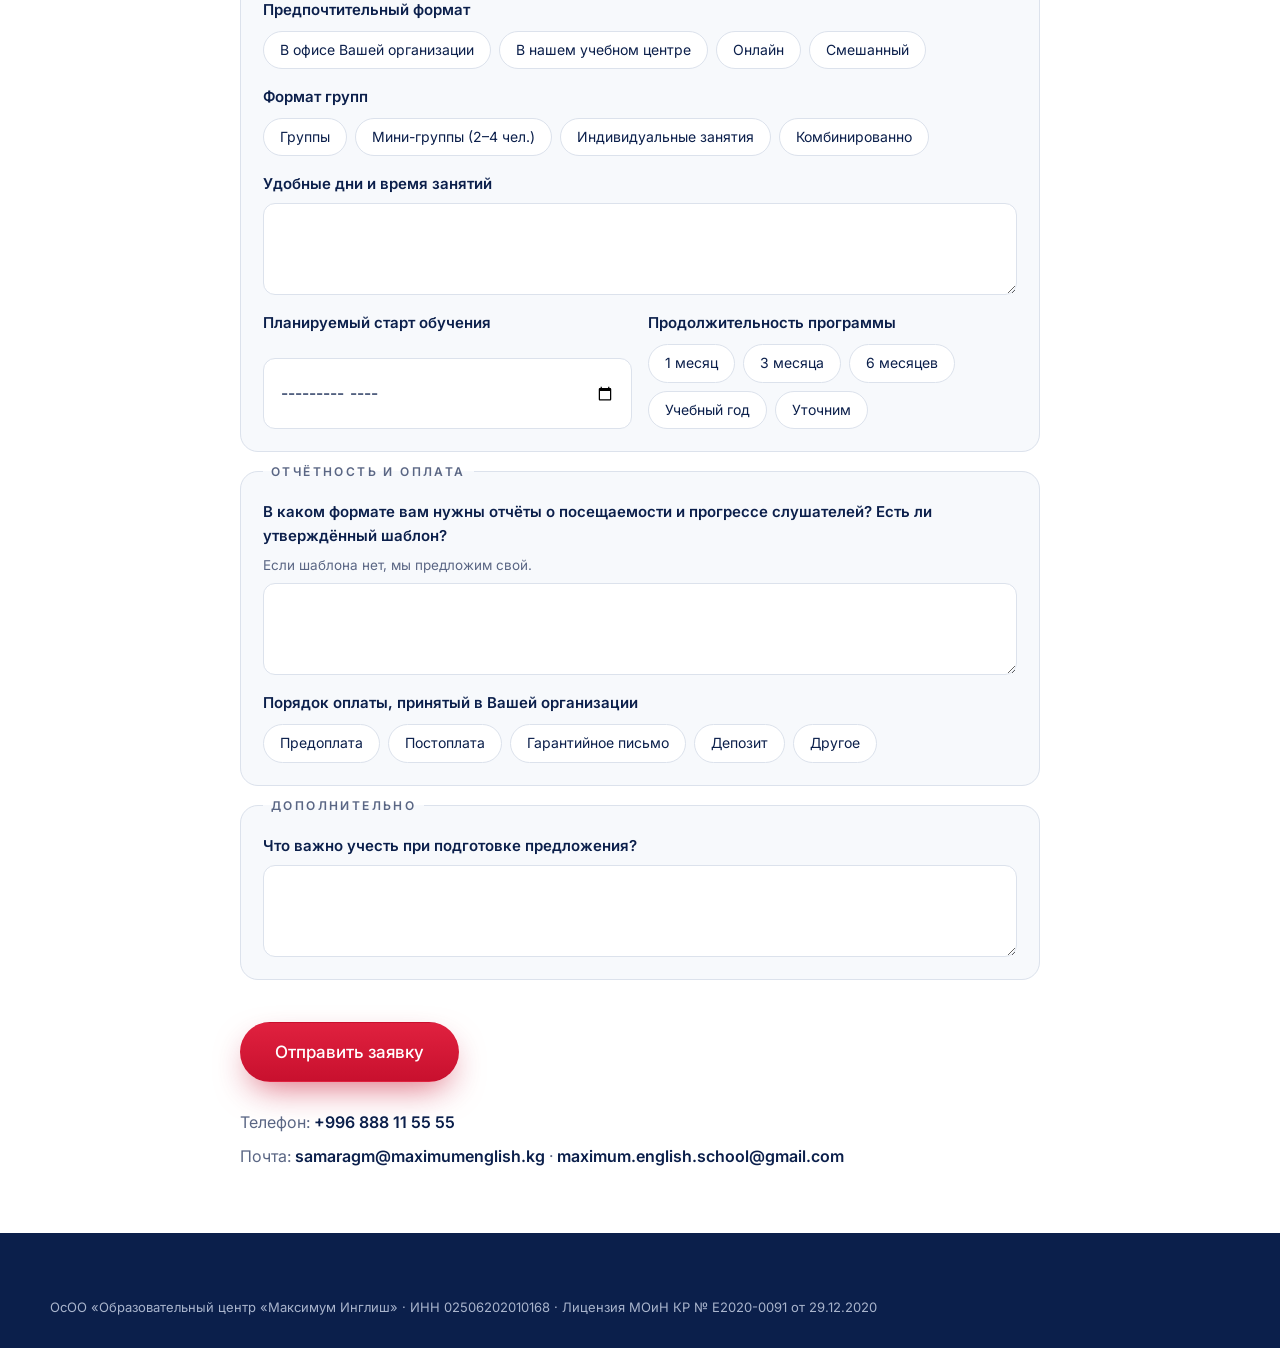
<file: brief.html>
<!doctype html>
<html lang="ru">
<head>
<meta charset="utf-8">
<meta name="viewport" content="width=device-width, initial-scale=1">
<title>Бриф для коммерческого предложения — Maximum English</title>
<meta name="description" content="Бриф для коммерческого предложения по корпоративному обучению английскому — Maximum English.">
<meta name="robots" content="noindex">
<link rel="icon" href="assets/logo.png">
<link rel="preconnect" href="https://fonts.googleapis.com">
<link rel="preconnect" href="https://fonts.gstatic.com" crossorigin>
<link href="https://fonts.googleapis.com/css2?family=Inter:wght@400;500;600;700;800&family=Playfair+Display:ital@1&display=swap" rel="stylesheet">
<link rel="stylesheet" href="v4.css">
</head>
<body>
<header class="top">
  <div class="wrap">
    <a href="index.html" aria-label="Maximum English — на главную"><img src="assets/logo-white.png" alt="Maximum English — образовательный центр" width="123" height="34"></a>
    <!-- «на главную» ведёт на лендинг; после замены index.html на v4 поменять ссылку на ./ -->
    <a class="back" href="index.html">← на главную</a>
  </div>
</header>
<main>
<section class="s-dark" style="padding:clamp(48px,6vw,80px) 0">
  <div class="wrap">
    <p class="eyebrow">бриф</p>
    <h1 class="h-xl">Бриф для коммерческого предложения</h1>
    <p class="lead">5 минут — и мы подготовим предложение под Вашу компанию. Обязательны только первые поля.</p>
  </div>
</section>
<section class="s-white" id="brief" style="padding:clamp(40px,5vw,72px) 0">
  <div class="wrap" style="max-width:900px">
    <form id="briefForm" class="bf" novalidate>
      <input type="text" name="_honey" style="display:none" tabindex="-1" autocomplete="off">
      <fieldset>
        <legend>Об организации</legend>
        <label class="f"><span>Наименование организации <span class="req">*</span></span><input type="text" name="org" required autocomplete="organization"></label>
        <label class="f">Сфера деятельности<input type="text" name="sphere"></label>
        <label class="f"><span>Контактное лицо: ФИО, должность <span class="req">*</span></span><input type="text" name="contact" required></label>
        <label class="f"><span>Телефон, e-mail <span class="req">*</span></span><input type="text" name="phone_email" required></label>
      </fieldset>

      <fieldset>
        <legend>Цели обучения</legend>
        <div class="q"><span>Какие задачи должно решить обучение?</span><div class="opts">
          <label class="opt"><input type="checkbox" name="goals" value="Деловая переписка и документация"><span>Деловая переписка и документация</span></label>
          <label class="opt"><input type="checkbox" name="goals" value="Переговоры и презентации"><span>Переговоры и презентации</span></label>
          <label class="opt"><input type="checkbox" name="goals" value="Работа с иностранными партнёрами и клиентами"><span>Работа с иностранными партнёрами и клиентами</span></label>
          <label class="opt"><input type="checkbox" name="goals" value="Командировки"><span>Командировки</span></label>
          <label class="opt"><input type="checkbox" name="goals" value="Подготовка к международному экзамену (IELTS и др.)"><span>Подготовка к международному экзамену (IELTS и др.)</span></label>
          <label class="opt"><input type="checkbox" name="goals" value="Развитие персонала"><span>Развитие персонала</span></label>
          <label class="opt"><input type="checkbox" name="goals" value="Другое"><span>Другое</span></label>
        </div></div>
        <label class="f">Какие должности / отделы планируете обучать?<textarea name="departments"></textarea></label>
        <label class="f">Планируемое количество слушателей<input type="number" name="count" min="1" inputmode="numeric"></label>
        <div class="q"><span>Текущий уровень английского у сотрудников</span><div class="opts">
          <label class="opt"><input type="radio" name="level" value="Не известен, нужно тестирование"><span>Не известен, нужно тестирование</span></label>
          <label class="opt"><input type="radio" name="level" value="Примерно одинаковый"><span>Примерно одинаковый</span></label>
          <label class="opt"><input type="radio" name="level" value="Разный"><span>Разный</span></label>
          <label class="opt"><input type="radio" name="level" value="Уточните"><span>Уточните</span></label>
        </div></div>
      </fieldset>

      <fieldset>
        <legend>Формат и сроки</legend>
        <div class="q"><span>Предпочтительный формат</span><div class="opts">
          <label class="opt"><input type="checkbox" name="format" value="В офисе вашей организации"><span>В офисе Вашей организации</span></label>
          <label class="opt"><input type="checkbox" name="format" value="В нашем учебном центре"><span>В нашем учебном центре</span></label>
          <label class="opt"><input type="checkbox" name="format" value="Онлайн"><span>Онлайн</span></label>
          <label class="opt"><input type="checkbox" name="format" value="Смешанный"><span>Смешанный</span></label>
        </div></div>
        <div class="q"><span>Формат групп</span><div class="opts">
          <label class="opt"><input type="radio" name="groups" value="Группы"><span>Группы</span></label>
          <label class="opt"><input type="radio" name="groups" value="Мини-группы (2–4 чел.)"><span>Мини-группы (2–4 чел.)</span></label>
          <label class="opt"><input type="radio" name="groups" value="Индивидуальные занятия"><span>Индивидуальные занятия</span></label>
          <label class="opt"><input type="radio" name="groups" value="Комбинированно"><span>Комбинированно</span></label>
        </div></div>
        <label class="f">Удобные дни и время занятий<textarea name="schedule"></textarea></label>
        <div class="two">
          <label class="f">Планируемый старт обучения<input type="month" name="start"></label>
          <div class="q"><span>Продолжительность программы</span><div class="opts">
            <label class="opt"><input type="radio" name="duration" value="1 месяц"><span>1 месяц</span></label>
            <label class="opt"><input type="radio" name="duration" value="3 месяца"><span>3 месяца</span></label>
            <label class="opt"><input type="radio" name="duration" value="6 месяцев"><span>6 месяцев</span></label>
            <label class="opt"><input type="radio" name="duration" value="Учебный год"><span>Учебный год</span></label>
            <label class="opt"><input type="radio" name="duration" value="Уточним"><span>Уточним</span></label>
          </div></div>
        </div>
      </fieldset>

      <fieldset>
        <legend>Отчётность и оплата</legend>
        <label class="f">В каком формате вам нужны отчёты о посещаемости и прогрессе слушателей? Есть ли утверждённый шаблон?<span class="hint">Если шаблона нет, мы предложим свой.</span><textarea name="reports"></textarea></label>
        <div class="q"><span>Порядок оплаты, принятый в Вашей организации</span><div class="opts">
          <label class="opt"><input type="radio" name="payment" value="Предоплата"><span>Предоплата</span></label>
          <label class="opt"><input type="radio" name="payment" value="Постоплата"><span>Постоплата</span></label>
          <label class="opt"><input type="radio" name="payment" value="Гарантийное письмо"><span>Гарантийное письмо</span></label>
          <label class="opt"><input type="radio" name="payment" value="Депозит"><span>Депозит</span></label>
          <label class="opt"><input type="radio" name="payment" value="Другое"><span>Другое</span></label>
        </div></div>
      </fieldset>

      <fieldset>
        <legend>Дополнительно</legend>
        <label class="f">Что важно учесть при подготовке предложения?<textarea name="extra"></textarea></label>
      </fieldset>

      <p class="err" id="formErr" role="alert"></p>
      <button class="btn btn-red" type="submit" style="justify-self:start">Отправить заявку</button>
    </form>

    <div class="thanks" id="thanks" role="status">
      <p class="eyebrow">Бриф получен</p>
      <h3>Благодарим! Бриф получен.</h3>
      <p>Наш менеджер свяжется с Вами в течение рабочего дня и направит коммерческое предложение.</p>
    </div>
    <div class="contacts">
      <span>Телефон: <a href="tel:+996888115555">+996 888 11 55 55</a></span>
      <span>Почта: <a href="mailto:samaragm@maximumenglish.kg">samaragm@maximumenglish.kg</a> · <a href="mailto:maximum.english.school@gmail.com">maximum.english.school@gmail.com</a></span>
    </div>
  </div>
</section>
</main>
<footer>
  <div class="wrap">
    <div class="legal" style="margin-top:0;border-top:0;padding-top:0">ОсОО «Образовательный центр «Максимум Инглиш» · ИНН 02506202010168 · Лицензия МОиН КР № E2020-0091 от 29.12.2020</div>
  </div>
</footer>
<script>
// Отправка брифа: на почту samaragm@maximumenglish.kg через FormSubmit (без своего сервера). Дана пересылает заявку Самаре в Telegram.
var LABELS={org:'Организация',sphere:'Сфера',contact:'Контактное лицо',phone_email:'Телефон, e-mail',goals:'Задачи обучения',departments:'Должности / отделы',count:'Кол-во слушателей',level:'Уровень',format:'Формат',groups:'Группы / индивидуально',schedule:'Дни и время',start:'Старт',duration:'Продолжительность',reports:'Отчёты',payment:'Порядок оплаты',extra:'Что учесть'};
function submitBrief(data){
  var body={_subject:'Бриф корп. клиента: '+(data.org||''),_template:'table',_captcha:'false'};
  Object.keys(data).forEach(function(k){ if(k==='_honey'){return;} var v=data[k]; body[LABELS[k]||k]=Array.isArray(v)?v.join(', '):String(v).slice(0,2000); });
  if(data._honey){ return Promise.resolve(); }
  return fetch('https://formsubmit.co/ajax/samaragm@maximumenglish.kg',{method:'POST',headers:{'Content-Type':'application/json','Accept':'application/json'},body:JSON.stringify(body)})
    .then(function(r){ if(!r.ok) throw new Error('send'); return r.json(); });
}

document.getElementById('briefForm').addEventListener('submit', function(e){
  e.preventDefault();
  var f = e.target, err = document.getElementById('formErr');
  var bad = Array.prototype.filter.call(f.querySelectorAll('[required]'), function(i){ return !i.value.trim(); });
  if (bad.length){ err.textContent = 'Заполните обязательные поля: организация, контактное лицо, телефон или e-mail.'; bad[0].focus(); return; }
  err.textContent = '';
  var data = {};
  new FormData(f).forEach(function(v,k){
    if (data[k] === undefined) data[k] = v;
    else data[k] = [].concat(data[k], v);
  });
  var btn=f.querySelector('button[type=submit]'); if(btn){btn.disabled=true;}
  submitBrief(data).catch(function(){ err.textContent='Не удалось отправить. Позвоните нам: +996 888 11 55 55 или напишите на samaragm@maximumenglish.kg'; if(btn){btn.disabled=false;} throw 0; }).then(function(){
    f.style.display = 'none';
    var t = document.getElementById('thanks'); t.style.display = 'block';
    t.scrollIntoView({behavior:'smooth', block:'center'});
  });
});
</script>

</body>
</html>
</file>
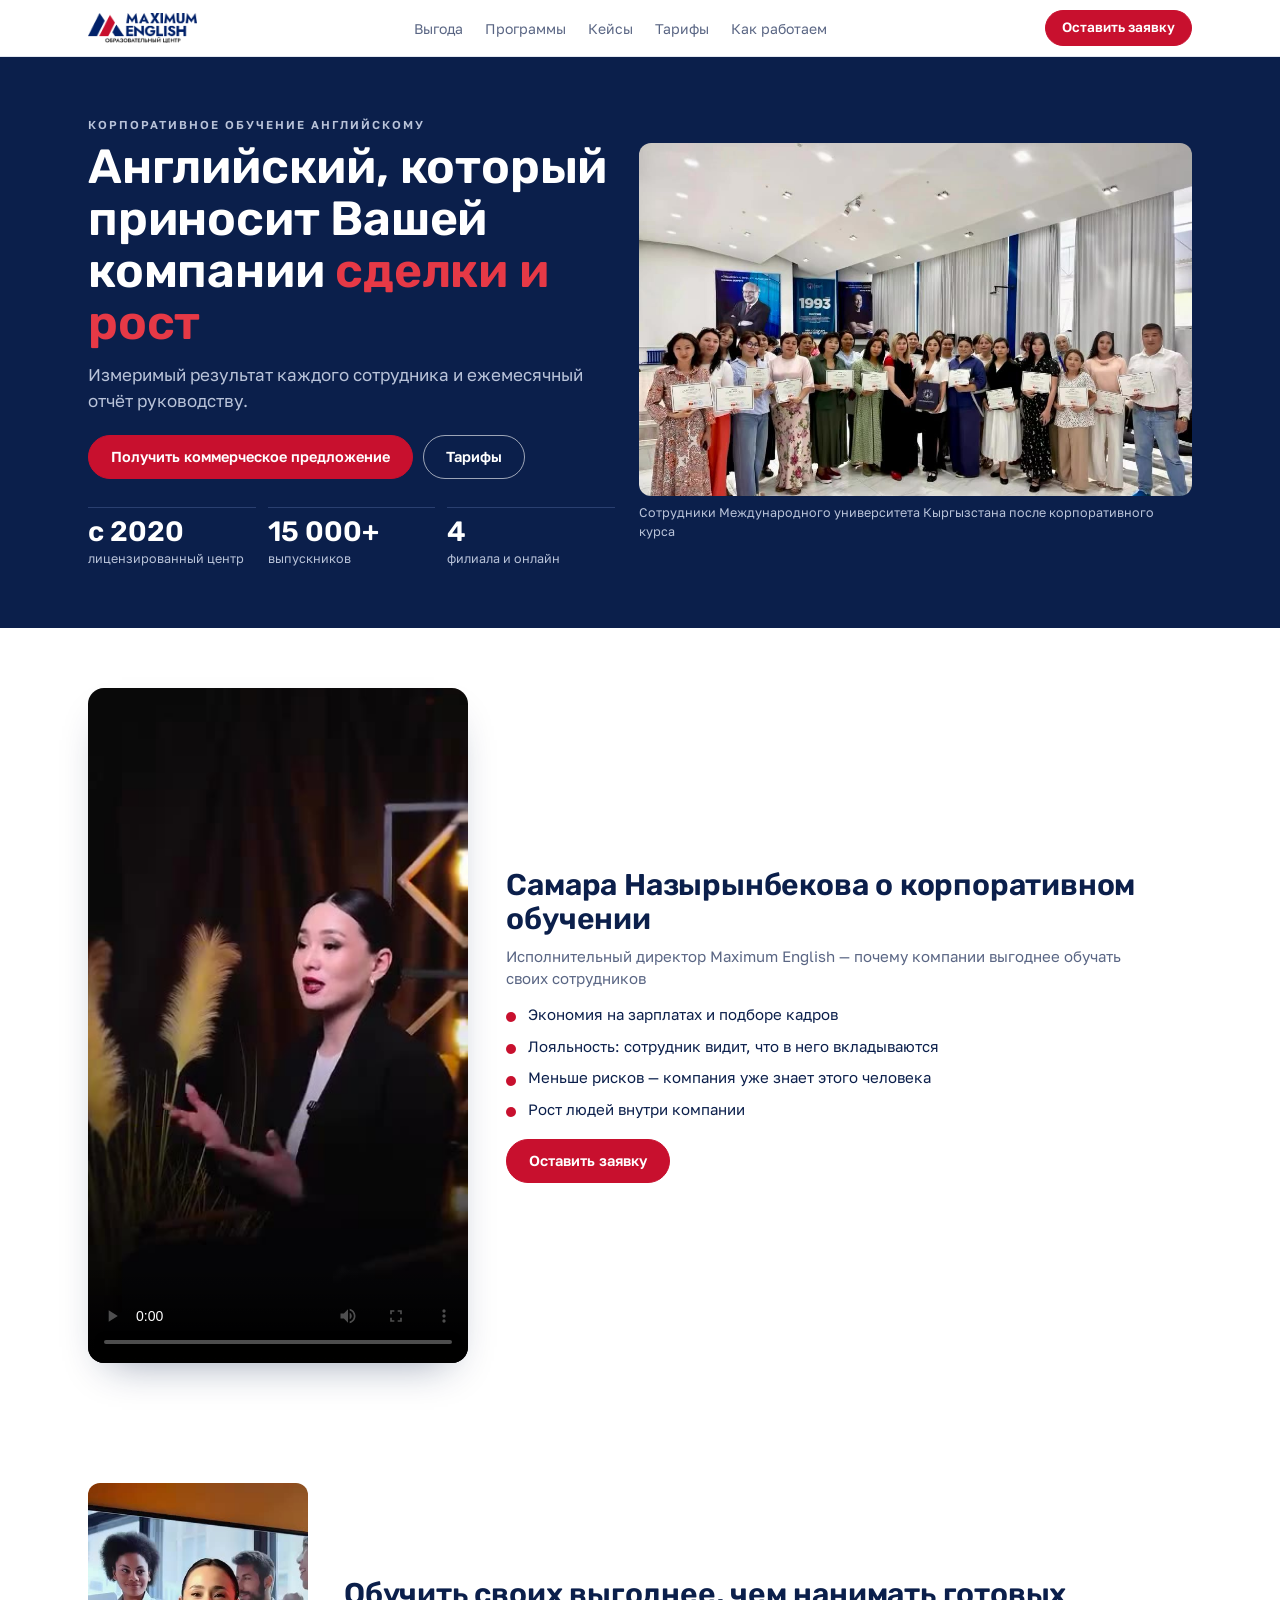
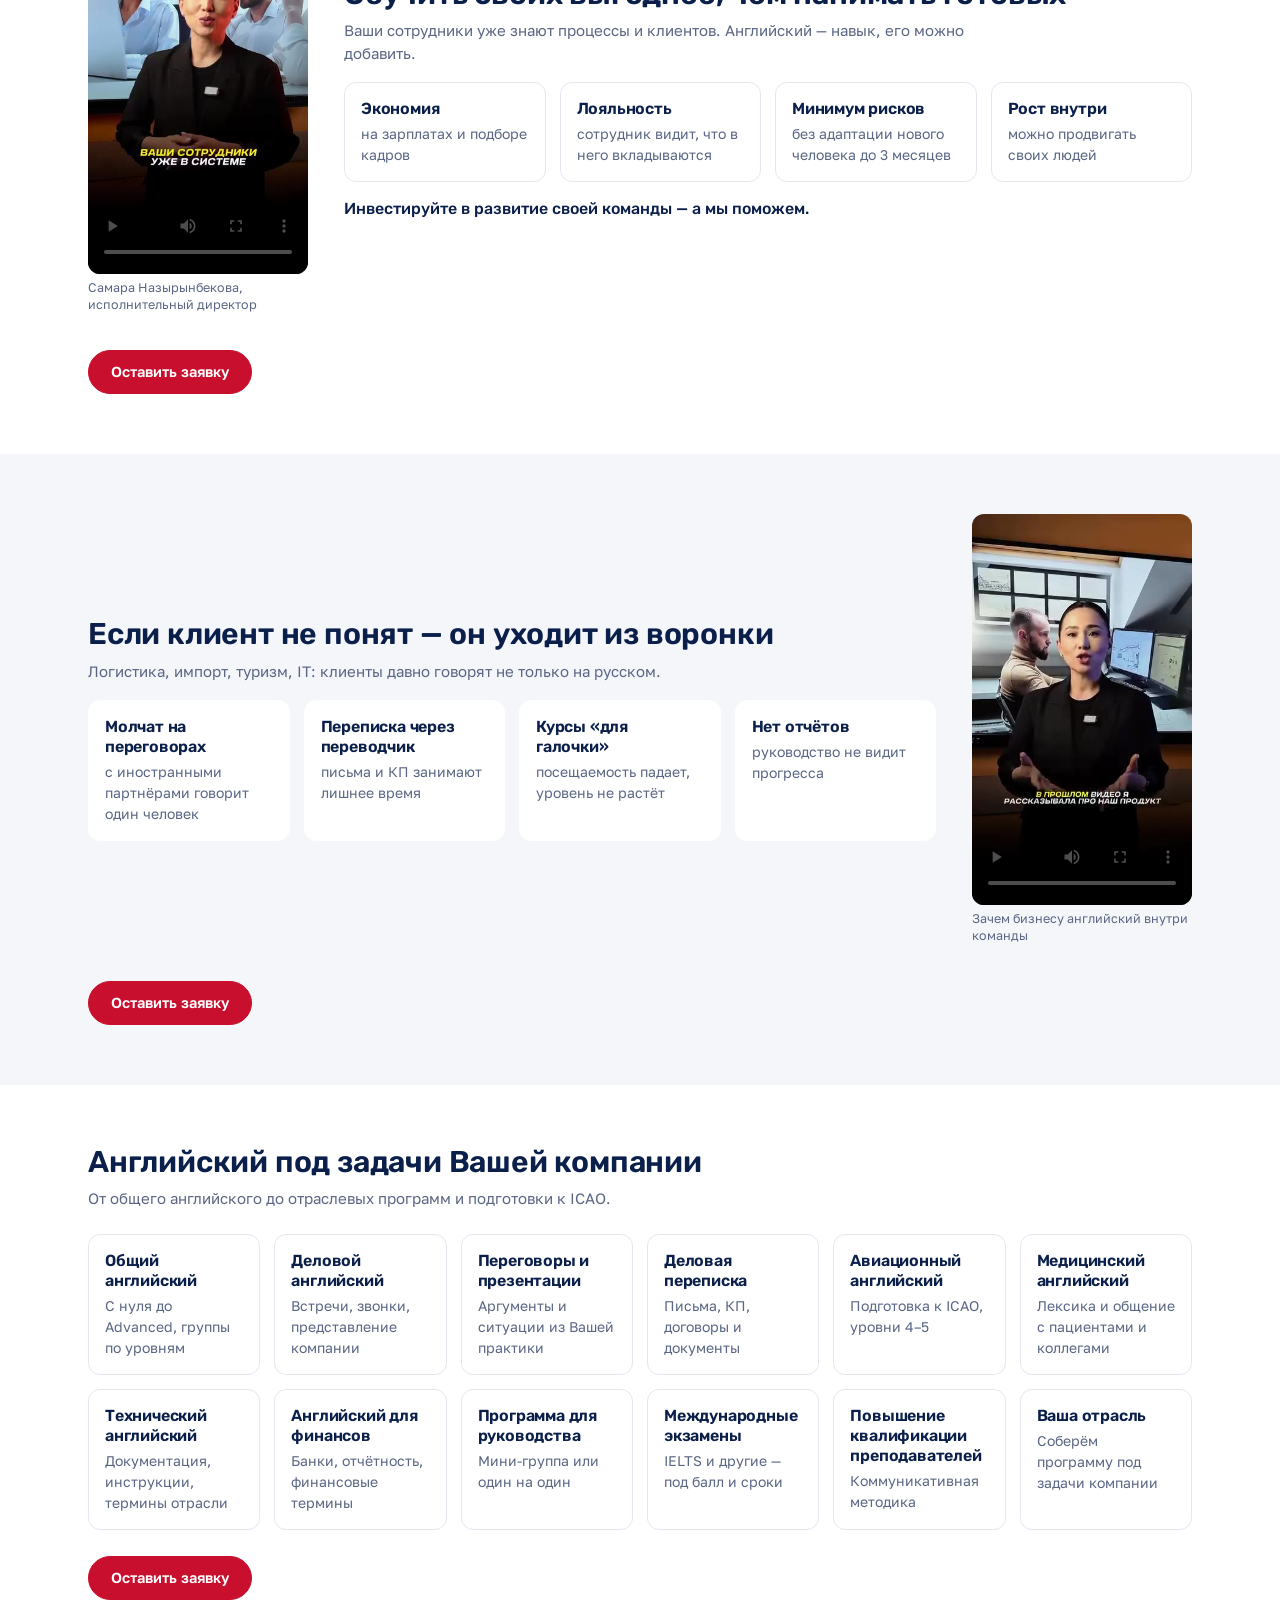
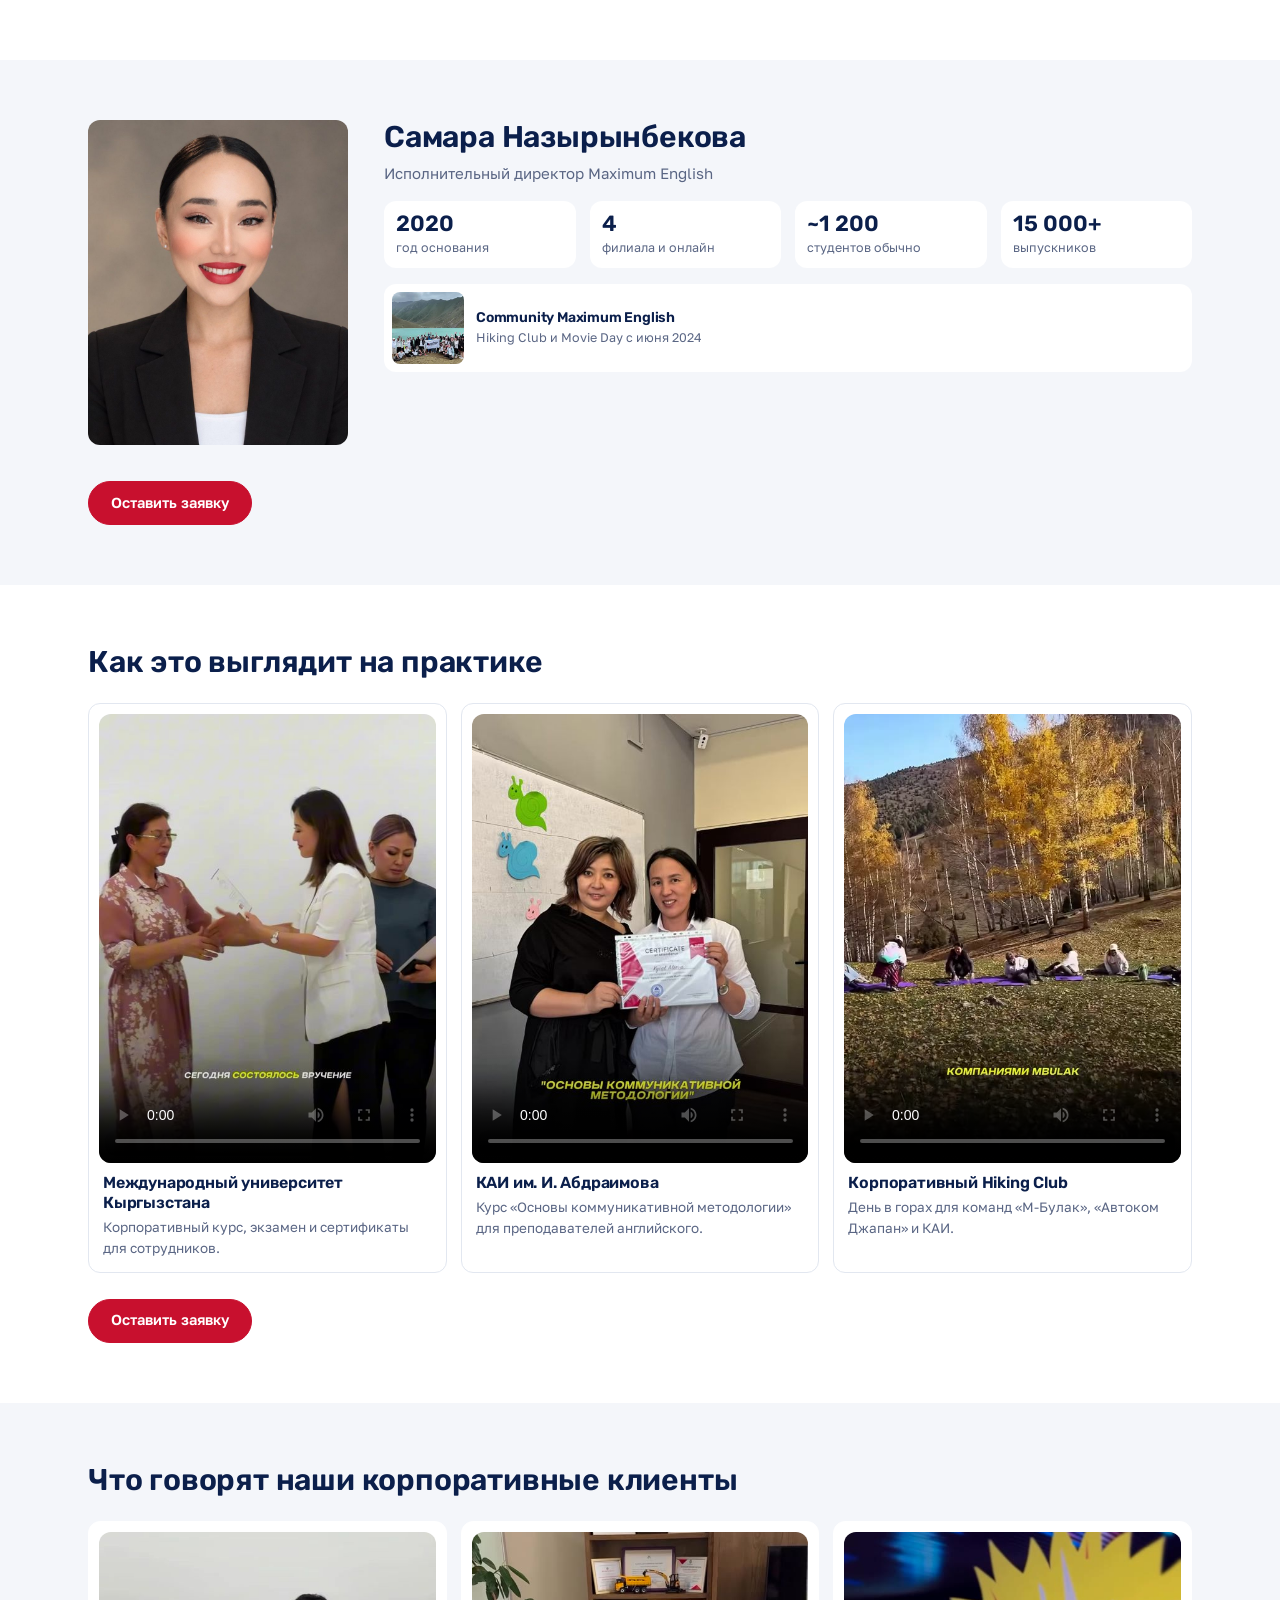
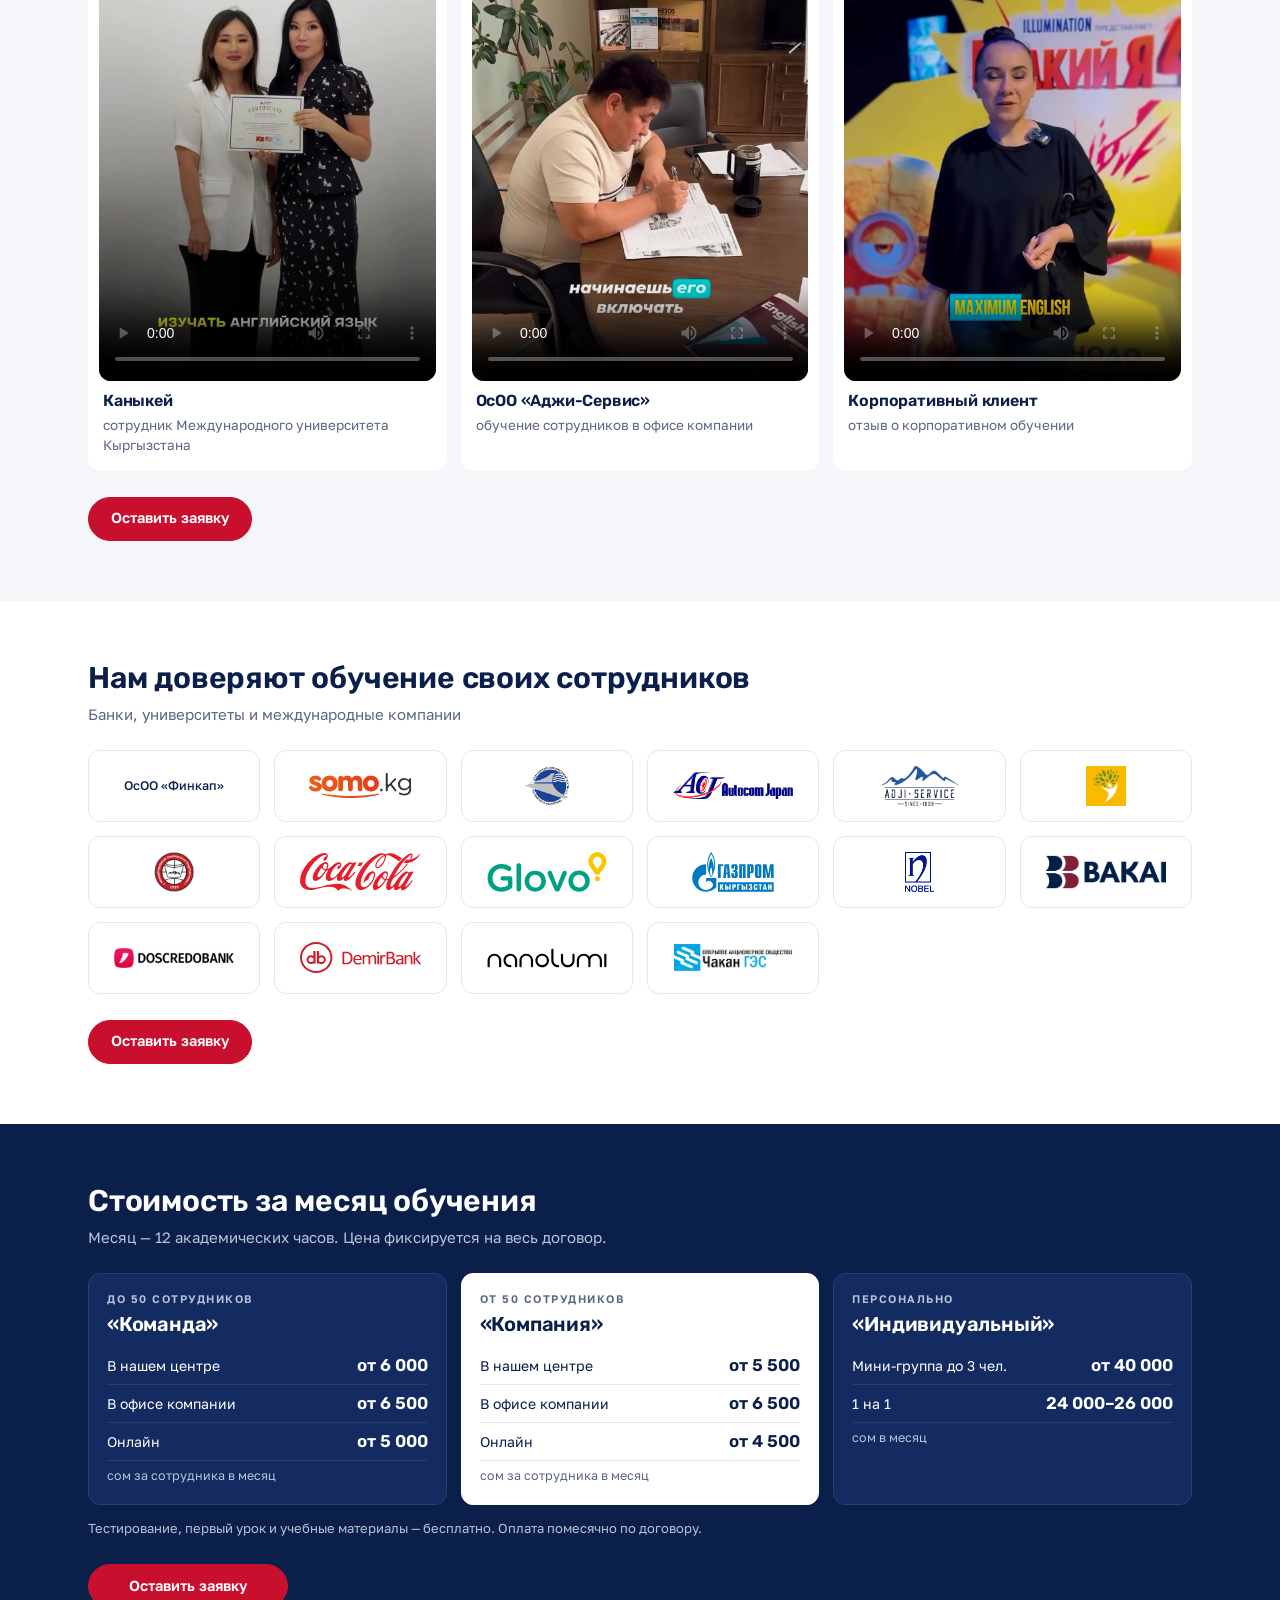
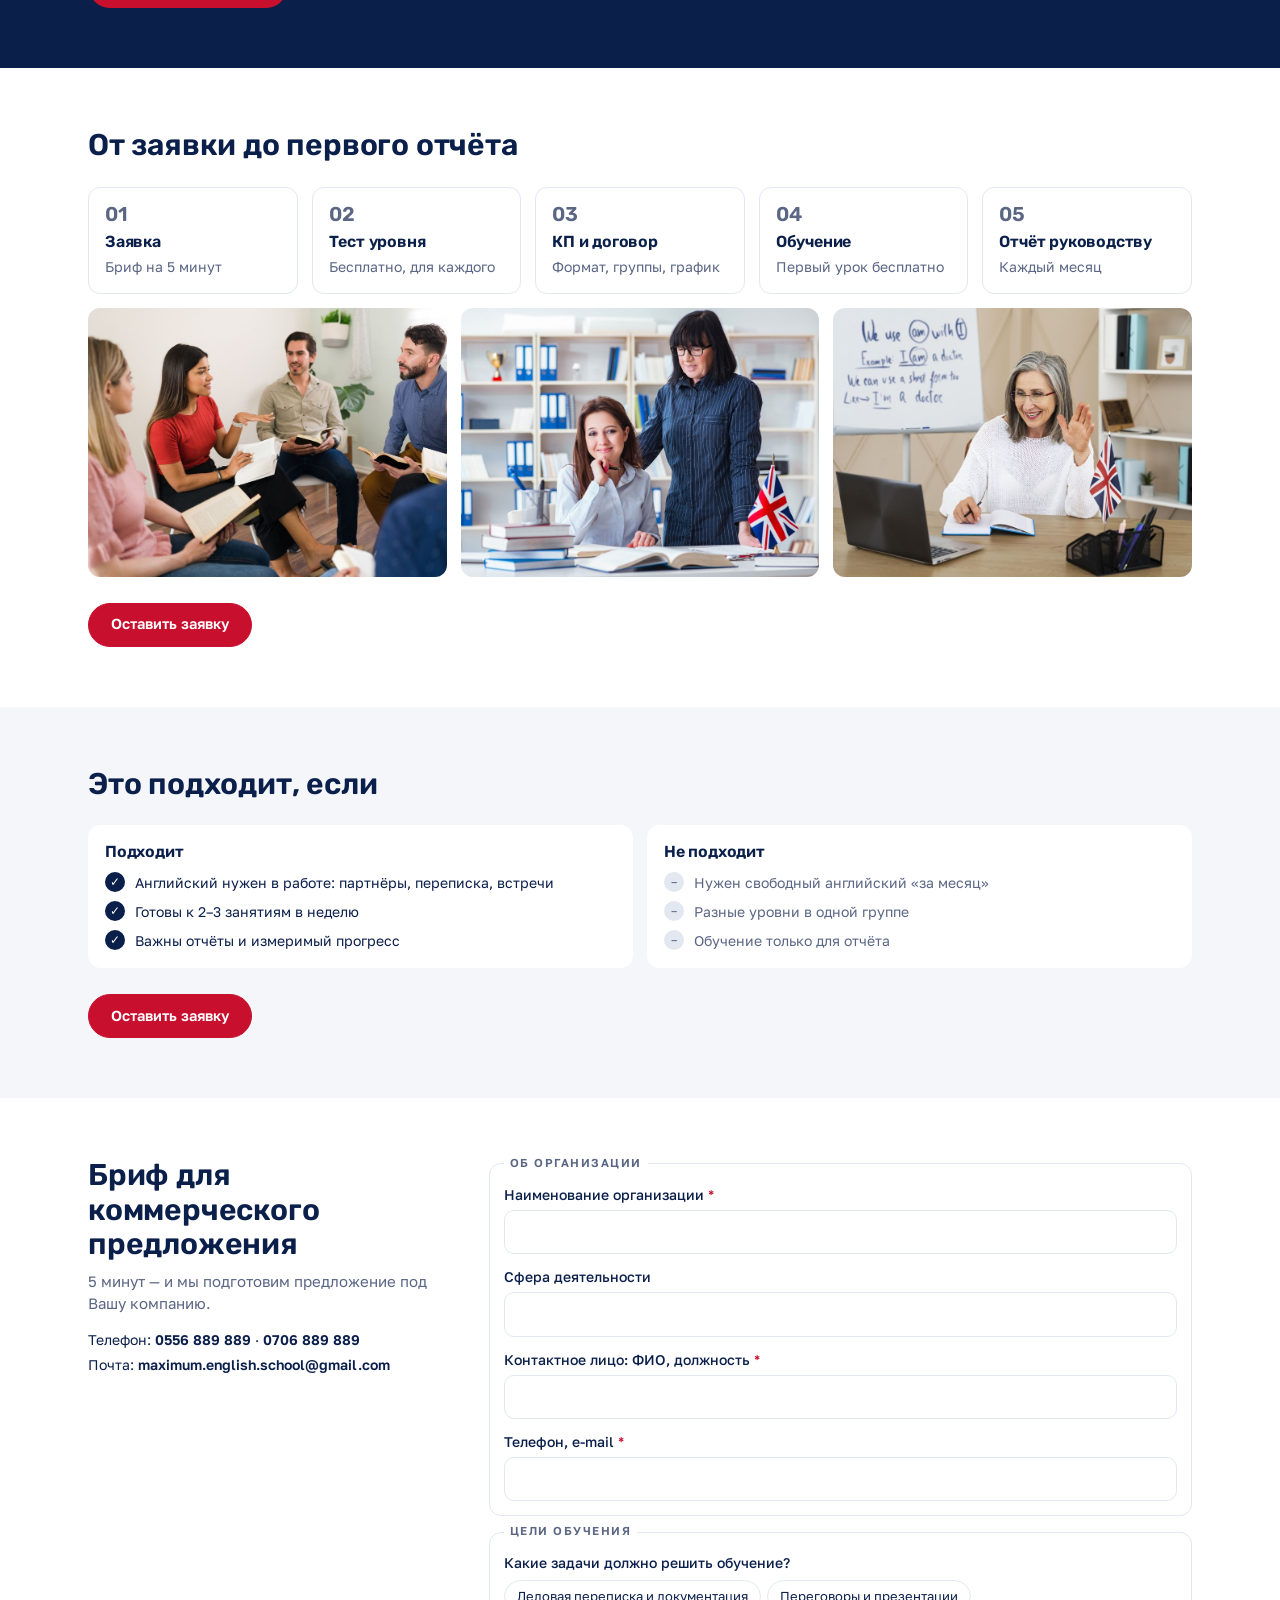
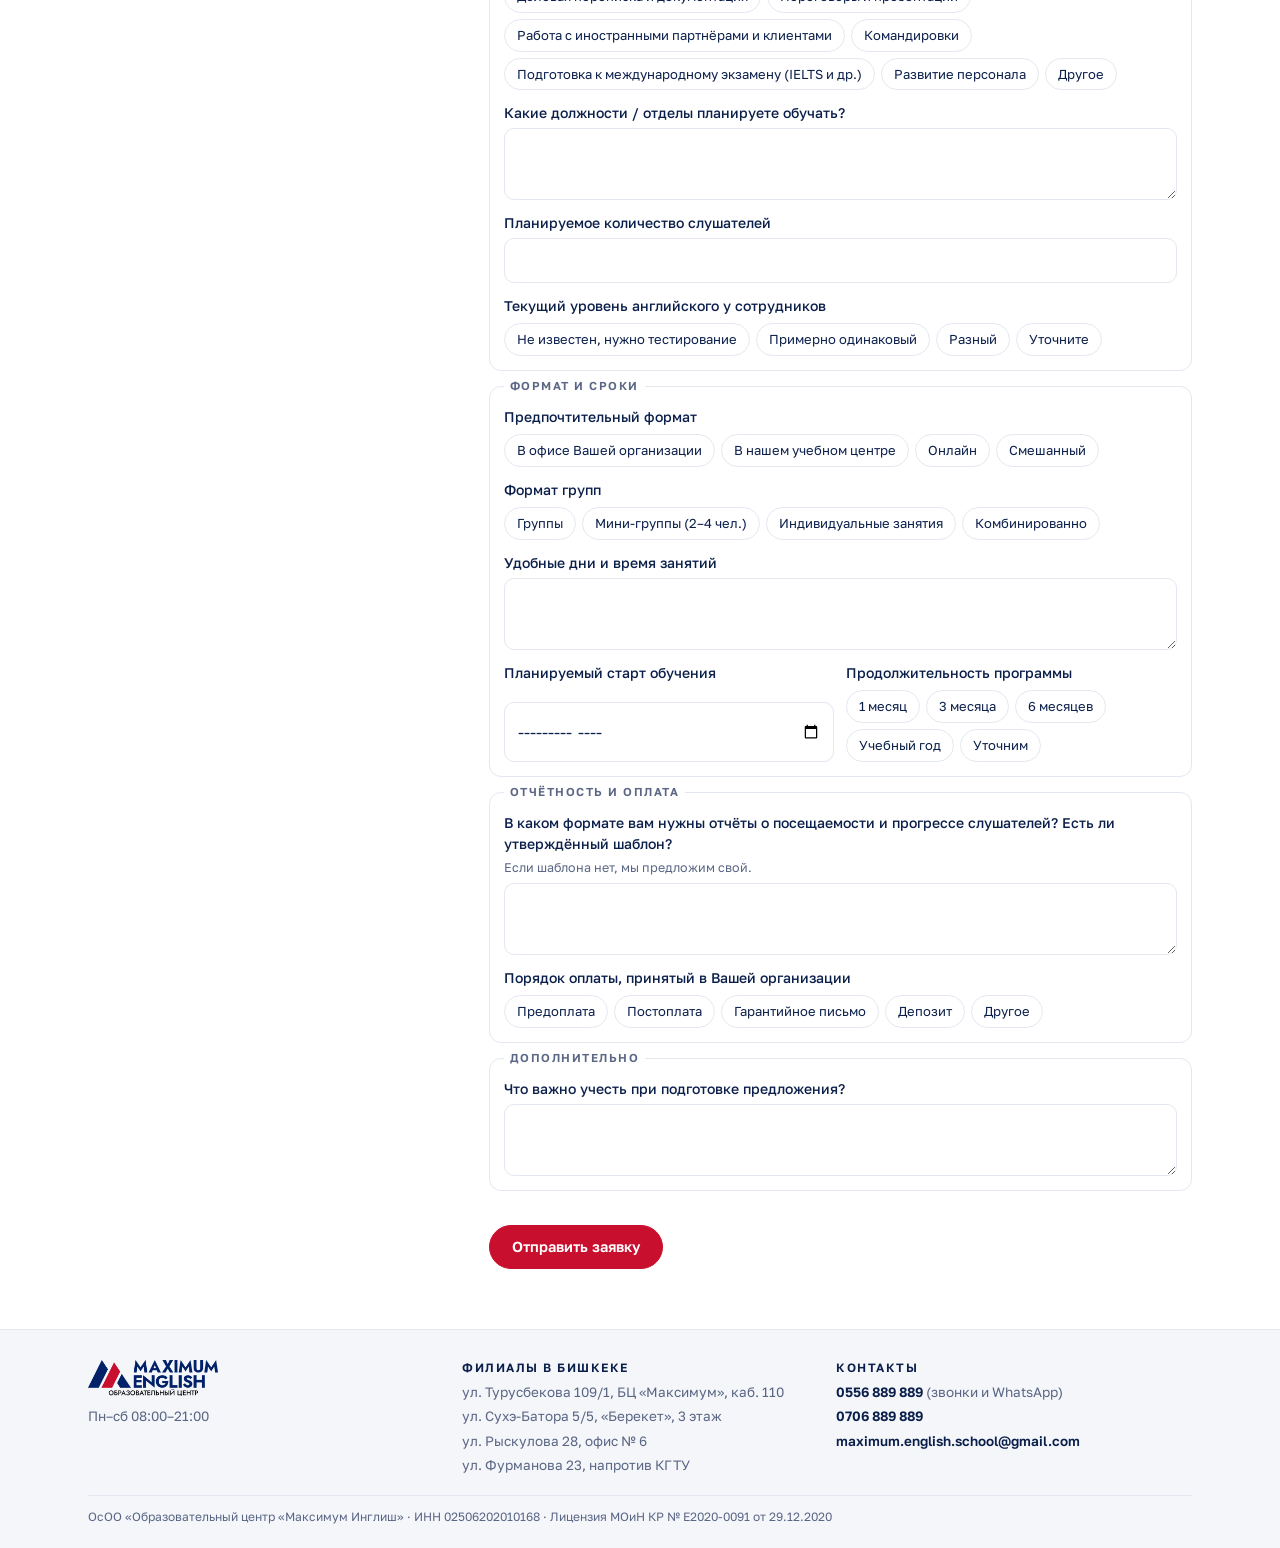
<file: v3.html>
<!doctype html>
<html lang="ru">
<head>
<meta charset="utf-8">
<meta name="viewport" content="width=device-width, initial-scale=1">
<title>Корпоративное обучение английскому — Maximum English</title>
<meta name="description" content="Английский для сотрудников компаний в Бишкеке: в офисе, в нашем центре или онлайн. Измеримый результат и ежемесячный отчёт руководству.">
<meta property="og:type" content="website">
<meta property="og:title" content="Корпоративное обучение английскому — Maximum English">
<meta property="og:description" content="Английский, который приносит Вашей компании сделки и рост. Измеримый результат и ежемесячный отчёт руководству.">
<meta property="og:image" content="assets/og.jpg">
<meta property="og:image:width" content="1200">
<meta property="og:image:height" content="630">
<meta name="twitter:card" content="summary_large_image">
<link rel="icon" href="assets/logo.png">
<link rel="preconnect" href="https://fonts.googleapis.com">
<link rel="preconnect" href="https://fonts.gstatic.com" crossorigin>
<link href="https://fonts.googleapis.com/css2?family=Rubik:wght@500;600&family=Golos+Text:wght@400;500;600&display=swap" rel="stylesheet">
<style>
/* ==== ЦВЕТА (микс вариантов 1 и 2, решение владелицы 20.11). Меняются здесь. ==== */
:root{
  --navy:#0B1F4B;        /* тёмные блоки (только герой и тарифы) и текст */
  --navy-2:#132B60;
  --navy-line:#2A3F70;
  --on-navy-muted:#B9C3D9;
  --red:#C8102E;         /* только главная кнопка и 1–2 точечных акцента; белый текст на нём 5,9:1 */
  --red-on-dark:#E63946; /* акцент в заголовке героя (крупный текст) */
  --bg:#FFFFFF;
  --bg-soft:#F4F6FA;
  --text:#0B1F4B;
  --muted:#5A6684;
  --line:#E2E7F0;
  --display:'Rubik','Trebuchet MS',sans-serif;
  --body:'Golos Text','Helvetica Neue',Arial,sans-serif;
  --r-pill:100px; --r:12px;
  --gap:clamp(10px,1.4vw,14px);
}
*{box-sizing:border-box}
html{scroll-behavior:smooth;scroll-padding-top:64px}
body{margin:0;background:var(--bg);color:var(--text);font:400 15px/1.5 var(--body);overflow-x:hidden;-webkit-text-size-adjust:100%}
img,video{max-width:100%;height:auto;display:block}
a{color:inherit}
.wrap{max-width:1160px;margin:0 auto;padding:0 clamp(16px,3vw,28px)}
section{padding:clamp(36px,5vw,60px) 0}
.soft{background:var(--bg-soft)}
.dark{background:var(--navy);color:#fff}
h1,h2,h3{font-family:var(--display);font-weight:600;margin:0;letter-spacing:-.2px}
h2{font-size:clamp(22px,2.6vw,30px);line-height:1.15}
h3{font-size:16px;line-height:1.25}
.eyebrow{font:600 11.5px/1.4 var(--body);letter-spacing:2px;text-transform:uppercase;color:var(--muted);margin:0 0 8px}
.dark .eyebrow{color:var(--on-navy-muted)}
.lead{color:var(--muted);margin:8px 0 0;max-width:620px}
.dark .lead{color:var(--on-navy-muted)}
.head{margin-bottom:clamp(16px,2.4vw,24px)}
.btn{display:inline-flex;align-items:center;justify-content:center;text-align:center;border-radius:var(--r-pill);padding:12px 22px;font:600 14.5px/1.15 var(--body);text-decoration:none;border:1.5px solid var(--navy);color:var(--navy);background:transparent;cursor:pointer;min-height:44px}
.btn.main{background:var(--red);border-color:var(--red);color:#fff}
.btn.main:hover{filter:brightness(.92)}
.dark .btn:not(.main){border-color:rgba(255,255,255,.6);color:#fff}
.btn:disabled{opacity:.6;cursor:wait}
.grid{display:grid;gap:var(--gap)}
.card{background:#fff;border:1px solid var(--line);border-radius:var(--r);padding:16px}
.card p{margin:4px 0 0;color:var(--muted);font-size:14px}
.soft .card{border-color:#fff}
.vid video{width:100%;aspect-ratio:9/16;object-fit:cover;border-radius:var(--r);background:#000}
.cap{font-size:12.5px;color:var(--muted);margin:6px 0 0;line-height:1.35}

/* шапка — липкая, компактная */
.top{position:sticky;top:0;z-index:20;background:rgba(255,255,255,.96);backdrop-filter:saturate(1.4) blur(6px);border-bottom:1px solid var(--line)}
.top .wrap{display:flex;align-items:center;justify-content:space-between;height:56px;gap:12px}
.top img{height:30px;width:auto}
.nav{display:none;gap:22px;font-size:14px}
.nav a{text-decoration:none;color:var(--muted)}.nav a:hover{color:var(--navy)}
@media(min-width:1000px){.nav{display:flex}}
.top .btn{padding:8px 16px;min-height:36px;font-size:13.5px;white-space:nowrap}

/* герой */
.hero .wrap{display:grid;gap:24px;align-items:center}
@media(min-width:900px){.hero .wrap{grid-template-columns:minmax(0,1fr) minmax(0,1.05fr)}}
.hero h1{font-size:clamp(28px,4.2vw,48px);line-height:1.08;max-width:720px}
.hero h1 em{font-style:normal;color:var(--red-on-dark)}
.hero .lead{font-size:clamp(15px,1.5vw,17px);margin:14px 0 22px}
.cta{display:flex;flex-wrap:wrap;gap:10px}
.stats{display:grid;grid-template-columns:repeat(3,minmax(0,1fr));gap:12px;margin-top:28px;max-width:560px}
.stats div{border-top:1px solid var(--navy-line);padding-top:10px}
.stats b{display:block;font:600 clamp(20px,2.6vw,28px)/1 var(--display)}
.stats small{display:block;color:var(--on-navy-muted);font-size:12.5px;line-height:1.3;margin-top:5px}
.hero figure{margin:0}
.hero figure img{border-radius:var(--r);width:100%;height:auto}
.hero figcaption{font-size:12.5px;color:var(--on-navy-muted);margin-top:8px}

/* блок «видео + текст» */
.vt{display:grid;gap:clamp(18px,3vw,36px);align-items:center}
.vt .vid{max-width:240px;width:100%}
@media(min-width:760px){.vt{grid-template-columns:220px minmax(0,1fr)}.vt.rev{grid-template-columns:minmax(0,1fr) 220px}.vt.rev .vid{order:2}}
.cards4{grid-template-columns:repeat(2,minmax(0,1fr));margin-top:18px}
@media(min-width:1100px){.cards4{grid-template-columns:repeat(4,minmax(0,1fr))}}
.punch{margin:16px 0 0;font:500 16px/1.4 var(--display)}

/* программы */
.cards{grid-template-columns:repeat(auto-fit,minmax(min(100%,160px),1fr))}
.tag-r{display:inline-block;font:600 11px/1 var(--body);letter-spacing:.5px;color:var(--muted);margin-bottom:6px}

/* руководитель */

/* главное видео — интервью Самары */
.feature{display:grid;gap:clamp(18px,3vw,40px);align-items:center}
@media(min-width:820px){.feature{grid-template-columns:minmax(260px,380px) minmax(0,1fr)}}
.feature video{width:100%;max-width:380px;aspect-ratio:9/16;border-radius:16px;background:#000;object-fit:cover;justify-self:center;box-shadow:0 18px 40px -20px rgba(11,31,75,.45)}
.feature ul{list-style:none;padding:0;margin:14px 0 18px;display:grid;gap:10px}
.feature li{padding-left:22px;position:relative;line-height:1.45}
.feature li:before{content:"";position:absolute;left:0;top:.55em;width:10px;height:10px;border-radius:50%;background:var(--red)}
.lead-grid{display:grid;gap:clamp(18px,3vw,36px);align-items:start}
@media(min-width:760px){.lead-grid{grid-template-columns:minmax(180px,260px) minmax(0,1fr)}}
.lead-grid > img{border-radius:var(--r);width:100%;max-width:260px;aspect-ratio:4/5;object-fit:cover;object-position:top}
.nums{grid-template-columns:repeat(2,minmax(0,1fr));margin:16px 0}
@media(min-width:1000px){.nums{grid-template-columns:repeat(4,minmax(0,1fr))}}
.nums div{background:#fff;border-radius:var(--r);padding:12px}
.nums b{display:block;font:600 22px/1 var(--display)}
.nums small{display:block;color:var(--muted);font-size:12.5px;margin-top:5px;line-height:1.3}
.chips{display:flex;flex-wrap:wrap;gap:6px}
.chip{border:1px solid var(--line);background:#fff;border-radius:var(--r-pill);padding:6px 12px;font-size:12.5px}
.mini{display:grid;grid-template-columns:repeat(auto-fit,minmax(min(100%,260px),1fr));gap:var(--gap);margin-top:16px}
.mini > div{display:grid;grid-template-columns:72px minmax(0,1fr);gap:12px;align-items:center;background:#fff;border-radius:var(--r);padding:8px}
.mini video,.mini img{width:72px;border-radius:8px;object-fit:cover}
.mini video{aspect-ratio:9/16;background:#000}
.mini img{aspect-ratio:1/1}
.mini h3{font-size:14px}
.mini p{margin:2px 0 0;font-size:12.5px;color:var(--muted)}

/* кейсы и отзывы */
.vcards{grid-template-columns:repeat(auto-fit,minmax(min(100%,240px),1fr))}
.vcard{background:#fff;border:1px solid var(--line);border-radius:var(--r);padding:10px;display:flex;flex-direction:column;gap:10px}
.soft .vcard{border-color:#fff}
.vcard .vid video{aspect-ratio:9/12}
.vcard .t{padding:0 4px 4px}
.vcard p{margin:4px 0 0;color:var(--muted);font-size:13.5px}
.pill{display:inline-block;background:var(--bg-soft);border-radius:var(--r-pill);padding:3px 10px;font:600 11.5px/1.4 var(--body);color:var(--muted);margin-bottom:6px}

/* клиенты */
.logos{grid-template-columns:repeat(auto-fill,minmax(min(100%,150px),1fr))}
.lg{background:#fff;border:1px solid var(--line);border-radius:var(--r);min-height:72px;display:flex;align-items:center;justify-content:center;padding:10px;text-align:center;font:500 12.5px/1.25 var(--body);color:var(--navy)}
.lg img{max-height:40px;max-width:80%;width:auto;height:auto;object-fit:contain}
.strip{grid-template-columns:repeat(auto-fit,minmax(min(100%,140px),1fr));margin-top:var(--gap)}
.strip figure{margin:0}
.strip img{width:100%;aspect-ratio:1/1;object-fit:cover;object-position:top;border-radius:var(--r)}

/* тарифы */
.prices{grid-template-columns:repeat(auto-fit,minmax(min(100%,260px),1fr))}
.price{background:var(--navy-2);border:1px solid var(--navy-line);border-radius:var(--r);padding:18px;display:flex;flex-direction:column;gap:6px}
.price.best{background:#fff;color:var(--navy);border-color:#fff}
.price .k{font:600 11px/1.3 var(--body);letter-spacing:1.5px;text-transform:uppercase;color:var(--on-navy-muted)}
.price.best .k{color:var(--muted)}
.price h3{font-size:20px}
.rows{list-style:none;margin:4px 0 0;padding:0}
.rows li{display:flex;justify-content:space-between;align-items:baseline;gap:10px;padding:8px 0;border-bottom:1px solid var(--navy-line);font-size:14px}
.price.best .rows li{border-color:var(--line)}
.rows b{font:600 17px/1.2 var(--display);white-space:nowrap}
.price .u{font-size:12.5px;color:var(--on-navy-muted)}
.price.best .u{color:var(--muted)}
.pnote{margin:14px 0 0;font-size:13px;color:var(--on-navy-muted)}

/* шаги */
.steps{list-style:none;margin:0;padding:0;counter-reset:s;grid-template-columns:repeat(auto-fit,minmax(min(100%,170px),1fr))}
.steps li{counter-increment:s}
.steps li::before{content:counter(s,decimal-leading-zero);display:block;font:600 20px/1 var(--display);color:var(--muted);margin-bottom:8px}

/* подходит */
.fit{grid-template-columns:repeat(auto-fit,minmax(min(100%,300px),1fr))}
.fit ul{list-style:none;margin:10px 0 0;padding:0;display:grid;gap:8px;font-size:14px}
.fit li{display:flex;gap:10px}
.fit li::before{content:"✓";flex:0 0 20px;height:20px;border-radius:50%;background:var(--navy);color:#fff;font-size:12px;line-height:20px;text-align:center}
.fit .no li{color:var(--muted)}
.fit .no li::before{content:"–";background:var(--line);color:var(--muted)}

/* форма */
.formwrap{display:grid;gap:22px}
@media(min-width:960px){.formwrap{grid-template-columns:minmax(0,.7fr) minmax(0,1.3fr);align-items:start}.formside{position:sticky;top:76px}}
form{display:grid;gap:10px}
fieldset{border:1px solid var(--line);border-radius:var(--r);padding:14px;margin:0;display:grid;gap:12px;min-width:0}
legend{font:600 11.5px/1 var(--body);letter-spacing:1.5px;text-transform:uppercase;color:var(--muted);padding:0 6px}
label.f{display:grid;gap:5px;font-weight:500;font-size:14px}
.req{color:var(--red)}
input[type=text],input[type=tel],input[type=email],input[type=number],input[type=month],textarea{width:100%;font:400 16px/1.4 var(--body);color:var(--text);background:#fff;border:1px solid var(--line);border-radius:10px;padding:10px 12px;min-height:44px}
textarea{min-height:72px;resize:vertical}
input:focus,textarea:focus{outline:2px solid var(--navy);outline-offset:1px}
.hint{font-weight:400;color:var(--muted);font-size:12.5px}
.q{display:grid;gap:7px}
.q>span{font-weight:500;font-size:14px}
.opts{display:flex;flex-wrap:wrap;gap:6px}
.opt{position:relative;max-width:100%}
.opt input{position:absolute;opacity:0;inset:0;width:100%;height:100%;margin:0;cursor:pointer}
.opt span{display:inline-block;border:1px solid var(--line);border-radius:var(--r-pill);padding:7px 12px;font-size:13px;line-height:1.3;background:#fff}
.opt input:checked+span{background:var(--navy);color:#fff;border-color:var(--navy)}
.opt input:focus-visible+span{outline:2px solid var(--navy);outline-offset:2px}
.two{display:grid;gap:12px;grid-template-columns:repeat(auto-fit,minmax(min(100%,220px),1fr))}
.err{color:var(--red);font-size:14px;font-weight:500;min-height:1em;margin:0}
.thanks{display:none;border-radius:var(--r);background:var(--bg-soft);padding:24px 20px}
.thanks h3{font-size:22px;margin-bottom:6px}
.thanks p{margin:0;color:var(--muted)}
.contacts{display:grid;gap:4px;margin-top:14px;font-size:14px}
.contacts a{font-weight:600;text-decoration:none;word-break:break-word}

.sec-cta{margin-top:clamp(18px,2.4vw,26px)}
.vt > .sec-cta,.lead-grid > .sec-cta{grid-column:1/-1;margin-top:0;order:3}
.dark .sec-cta .btn{min-width:200px}

.classes{grid-template-columns:repeat(auto-fit,minmax(min(100%,220px),1fr));margin-top:var(--gap)}
.classes img{width:100%;aspect-ratio:4/3;object-fit:cover;border-radius:var(--r)}

/* подвал — светлый */
footer{background:var(--bg-soft);color:var(--muted);padding:30px 0 22px;font-size:13.5px;border-top:1px solid var(--line)}
.fgrid{display:grid;gap:18px;grid-template-columns:repeat(auto-fit,minmax(min(100%,220px),1fr))}
footer img{height:36px;width:auto}
footer h4{margin:0 0 6px;color:var(--navy);font:600 12px/1.3 var(--body);letter-spacing:1.5px;text-transform:uppercase}
footer ul{list-style:none;margin:0;padding:0;display:grid;gap:4px}
footer a{color:var(--navy);text-decoration:none;font-weight:600;word-break:break-word}
.legal{border-top:1px solid var(--line);margin-top:20px;padding-top:12px;font-size:12px}
</style>
</head>
<body>

<header class="top">
  <div class="wrap">
    <a href="#top" aria-label="Maximum English"><img src="assets/logo.png" alt="Maximum English — образовательный центр" width="109" height="30"></a>
    <nav class="nav" aria-label="Разделы">
      <a href="#why">Выгода</a><a href="#topics">Программы</a><a href="#cases">Кейсы</a><a href="#prices">Тарифы</a><a href="#process">Как работаем</a>
    </nav>
    <a class="btn main" href="#brief">Оставить заявку</a>
  </div>
</header>

<main id="top">

<!-- 1. ГЕРОЙ (тёмный блок 1 из 2). Цифры: A Компания.md (A1 — с 2020; «15 000+ выпускников» — решено Самарой 05.11.2026; A3 — 4 филиала) -->
<section class="hero dark">
  <div class="wrap">
    <div>
      <p class="eyebrow">Корпоративное обучение английскому</p>
      <h1>Английский, который приносит Вашей компании <em>сделки и рост</em></h1>
      <p class="lead">Измеримый результат каждого сотрудника и ежемесячный отчёт руководству.</p>
      <div class="cta">
        <a class="btn main" href="#brief">Получить коммерческое предложение</a>
        <a class="btn" href="#prices">Тарифы</a>
      </div>
      <div class="stats">
        <div><b>с 2020</b><small>лицензированный центр</small></div>
        <div><b>15 000+</b><small>выпускников</small></div>
        <div><b>4</b><small>филиала и онлайн</small></div>
      </div>
    </div>
    <!-- Кадр из ролика школы case-kmu: сотрудники Международного университета Кыргызстана с сертификатами (без субтитров, людей не обрезаем) -->
    <figure><img src="assets/kmu-group.jpg" alt="Сотрудники Международного университета Кыргызстана с сертификатами после корпоративного курса" width="1080" height="690"><figcaption>Сотрудники Международного университета Кыргызстана после корпоративного курса</figcaption></figure>
  </div>
</section>

<!-- 2. ПОЧЕМУ ОБУЧАТЬ СВОИХ. Формулировки Самары: samara-why-train.mp4 (DLsAzyWo4C-.txt), интервью (DGAzWBvoql0.txt) -->
<!-- ГЛАВНОЕ ВИДЕО: интервью Самары о корпоративном обучении -->
<section id="interview">
  <div class="wrap feature">
    <video controls playsinline preload="metadata" poster="assets/samara-interview-poster.jpg" width="540" height="960"><source src="assets/samara-interview.mp4" type="video/mp4"></video>
    <div>
      <h2>Самара Назырынбекова о корпоративном обучении</h2>
      <p class="lead">Исполнительный директор Maximum English — почему компании выгоднее обучать своих сотрудников</p>
      <ul>
        <li>Экономия на зарплатах и подборе кадров</li>
        <li>Лояльность: сотрудник видит, что в него вкладываются</li>
        <li>Меньше рисков — компания уже знает этого человека</li>
        <li>Рост людей внутри компании</li>
      </ul>
      <a class="btn main" href="#brief">Оставить заявку</a>
    </div>
  </div>
</section>

<section id="why">
  <div class="wrap vt">
    <div class="vid"><video controls playsinline preload="metadata" poster="assets/samara-why-poster.jpg" width="360" height="640"><source src="assets/samara-why-train.mp4" type="video/mp4"></video><p class="cap">Самара Назырынбекова, исполнительный директор</p></div>
    <div>
      <h2>Обучить своих выгоднее, чем нанимать готовых</h2>
      <p class="lead">Ваши сотрудники уже знают процессы и клиентов. Английский — навык, его можно добавить.</p>
      <div class="grid cards4">
        <div class="card"><h3>Экономия</h3><p>на зарплатах и подборе кадров</p></div>
        <div class="card"><h3>Лояльность</h3><p>сотрудник видит, что в него вкладываются</p></div>
        <div class="card"><h3>Минимум рисков</h3><p>без адаптации нового человека до 3 месяцев</p></div>
        <div class="card"><h3>Рост внутри</h3><p>можно продвигать своих людей</p></div>
      </div>
      <p class="punch">Инвестируйте в развитие своей команды — а мы поможем.</p>
    </div>
    <div class="sec-cta"><a class="btn main" href="#brief">Оставить заявку</a></div>
  </div>
</section>

<!-- 3. БОЛИ. «Английский — часть воронки продаж» — samara-funnel.mp4 (DLprAPLIaLu.txt) -->
<section class="soft">
  <div class="wrap vt rev">
    <div class="vid"><video controls playsinline preload="metadata" poster="assets/samara-funnel-poster.jpg" width="360" height="640"><source src="assets/samara-funnel.mp4" type="video/mp4"></video><p class="cap">Зачем бизнесу английский внутри команды</p></div>
    <div>
      <h2>Если клиент не понят — он уходит из воронки</h2>
      <p class="lead">Логистика, импорт, туризм, IT: клиенты давно говорят не только на русском.</p>
      <div class="grid cards4">
        <div class="card"><h3>Молчат на переговорах</h3><p>с иностранными партнёрами говорит один человек</p></div>
        <div class="card"><h3>Переписка через переводчик</h3><p>письма и КП занимают лишнее время</p></div>
        <div class="card"><h3>Курсы «для галочки»</h3><p>посещаемость падает, уровень не растёт</p></div>
        <div class="card"><h3>Нет отчётов</h3><p>руководство не видит прогресса</p></div>
      </div>
    </div>
    <div class="sec-cta"><a class="btn main" href="#brief">Оставить заявку</a></div>
  </div>
</section>

<!-- 4. ПРОГРАММЫ (по КП 2026 и B Продукт.md) -->
<section id="topics">
  <div class="wrap">
    <div class="head">
      <h2>Английский под задачи Вашей компании</h2>
      <p class="lead">От общего английского до отраслевых программ и подготовки к ICAO.</p>
    </div>
    <div class="grid cards">
      <div class="card"><h3>Общий английский</h3><p>С нуля до Advanced, группы по уровням</p></div>
      <div class="card"><h3>Деловой английский</h3><p>Встречи, звонки, представление компании</p></div>
      <div class="card"><h3>Переговоры и презентации</h3><p>Аргументы и ситуации из Вашей практики</p></div>
      <div class="card"><h3>Деловая переписка</h3><p>Письма, КП, договоры и документы</p></div>
      <div class="card"><h3>Авиационный английский</h3><p>Подготовка к ICAO, уровни 4–5</p></div>
      <div class="card"><h3>Медицинский английский</h3><p>Лексика и общение с пациентами и коллегами</p></div>
      <div class="card"><h3>Технический английский</h3><p>Документация, инструкции, термины отрасли</p></div>
      <div class="card"><h3>Английский для финансов</h3><p>Банки, отчётность, финансовые термины</p></div>
      <div class="card"><h3>Программа для руководства</h3><p>Мини-группа или один на один</p></div>
      <div class="card"><h3>Международные экзамены</h3><p>IELTS и другие — под балл и сроки</p></div>
      <div class="card"><h3>Повышение квалификации преподавателей</h3><p>Коммуникативная методика</p></div>
      <div class="card"><h3>Ваша отрасль</h3><p>Соберём программу под задачи компании</p></div>
    </div>
    <div class="sec-cta"><a class="btn main" href="#brief">Оставить заявку</a></div>
  </div>
</section>

<!-- 5. РУКОВОДИТЕЛЬ. Самара — исполнительный директор (A2). Биографии нет — только должность.
     Цифры: A Компания.md (A1, A3); «~1 200 студентов» и «15 000+» — решено Самарой 05.11.2026. Community — из её ролика. -->
<section id="about" class="soft">
  <div class="wrap lead-grid">
    <img src="assets/samara.jpg" alt="Самара Назырынбекова, исполнительный директор Maximum English" width="800" height="1067" loading="lazy">
    <div>
      <h2>Самара Назырынбекова</h2>
      <p class="lead">Исполнительный директор Maximum English</p>
      <div class="grid nums">
        <div><b>2020</b><small>год основания</small></div>
        <div><b>4</b><small>филиала и онлайн</small></div>
        <div><b>~1 200</b><small>студентов обычно</small></div>
        <div><b>15 000+</b><small>выпускников</small></div>
      </div>
      <div class="mini">
        <div><img src="assets/hiking.jpg" alt="Hiking Club Maximum English в горах" width="720" height="540" loading="lazy"><div><h3>Community Maximum English</h3><p>Hiking Club и Movie Day с июня 2024</p></div></div>
      </div>
    </div>
    <div class="sec-cta"><a class="btn main" href="#brief">Оставить заявку</a></div>
  </div>
</section>

<!-- 6. КЕЙСЫ. Ролики школы; тексты — по вшитым титрам. Цифр нет — не добавлять без данных. -->
<section id="cases">
  <div class="wrap">
    <div class="head">
      <h2>Как это выглядит на практике</h2>
    </div>
    <div class="grid vcards">
      <article class="vcard">
        <div class="vid"><video controls playsinline preload="metadata" poster="assets/poster-case.jpg" width="540" height="960"><source src="assets/case-kmu.mp4" type="video/mp4"></video></div>
        <div class="t"><h3>Международный университет Кыргызстана</h3><p>Корпоративный курс, экзамен и сертификаты для сотрудников.</p></div>
      </article>
      <article class="vcard">
        <div class="vid"><video controls playsinline preload="metadata" poster="assets/poster-kai.jpg" width="540" height="960"><source src="assets/case-kai.mp4" type="video/mp4"></video></div>
        <div class="t"><h3>КАИ им. И. Абдраимова</h3><p>Курс «Основы коммуникативной методологии» для преподавателей английского.</p></div>
      </article>
      <article class="vcard">
        <div class="vid"><video controls playsinline preload="metadata" poster="assets/corp-hiking-poster.jpg" width="540" height="960"><source src="assets/corp-hiking.mp4" type="video/mp4"></video></div>
        <div class="t"><h3>Корпоративный Hiking Club</h3><p>День в горах для команд «М-Булак», «Автоком Джапан» и КАИ.</p></div>
      </article>
    </div>
    <div class="sec-cta"><a class="btn main" href="#brief">Оставить заявку</a></div>
  </div>
</section>

<!-- 7. ОТЗЫВЫ. Только подписи, текст отзывов не пересказываем -->
<section class="soft">
  <div class="wrap">
    <div class="head">
      <h2>Что говорят наши корпоративные клиенты</h2>
    </div>
    <div class="grid vcards">
      <figure class="vcard" style="margin:0">
        <div class="vid"><video controls playsinline preload="metadata" poster="assets/poster-review.jpg" width="540" height="960"><source src="assets/review-kanykei.mp4" type="video/mp4"></video></div>
        <figcaption class="t"><h3>Каныкей</h3><p>сотрудник Международного университета Кыргызстана</p></figcaption>
      </figure>
      <figure class="vcard" style="margin:0">
        <div class="vid"><video controls playsinline preload="metadata" poster="assets/review-adji-poster.jpg" width="540" height="960"><source src="assets/review-adji.mp4" type="video/mp4"></video></div>
        <figcaption class="t"><h3>ОсОО «Аджи-Сервис»</h3><p>обучение сотрудников в офисе компании</p></figcaption>
      </figure>
      <figure class="vcard" style="margin:0">
        <div class="vid"><video controls playsinline preload="metadata" poster="assets/review-corp2-poster.jpg" width="540" height="960"><source src="assets/review-corp2.mp4" type="video/mp4"></video></div>
        <figcaption class="t"><h3>Корпоративный клиент</h3><p>отзыв о корпоративном обучении</p></figcaption>
      </figure>
    </div>
    <div class="sec-cta"><a class="btn main" href="#brief">Оставить заявку</a></div>
  </div>
</section>

<!-- 8. НАМ ДОВЕРЯЮТ. Первые 7 — подтверждены Самарой (DGAzWBvoql0.txt) + МУК из роликов; далее — списки клиентов в КП 2026.
     Логотипы Coca-Cola, Glovo — Wikimedia Commons, Public domain. Размещение логотипов клиентов — после разрешения Самары. -->
<section>
  <div class="wrap">
    <div class="head">
      <h2>Нам доверяют обучение своих сотрудников</h2>
      <p class="lead">Банки, университеты и международные компании</p>
    </div>
    <div class="grid logos">
      <div class="lg">ОсОО «Финкап»</div>
      <div class="lg"><img src="assets/logos/somo.png" alt="Somo.kg" loading="lazy"></div>
      <div class="lg"><img src="assets/logos/kai.png" alt="Кыргызский авиационный институт им. И. Абдраимова" loading="lazy"></div>
      <div class="lg"><img src="assets/logos/avtokom-japan.png" alt="Автоком Джапан" loading="lazy"></div>
      <div class="lg"><img src="assets/logos/adji-service.png" alt="ОсОО «Аджи-Сервис»" loading="lazy"></div>
      <div class="lg"><img src="assets/logos/mbulak.png" alt="ОсОО МКК «М-Булак»" loading="lazy"></div>
      <div class="lg"><img src="assets/logos/iuk.png" alt="Международный университет Кыргызстана" loading="lazy"></div>
      <div class="lg"><img src="assets/logos/coca-cola.svg" alt="Кока-Кола Бишкек Боттлерс" loading="lazy"></div>
      <div class="lg"><img src="assets/logos/glovo.svg" alt="Glovo" loading="lazy"></div>
      <div class="lg"><img src="assets/logos/gazprom-kyrgyzstan.svg" alt="Газпром Кыргызстан" loading="lazy"></div>
      <div class="lg"><img src="assets/logos/nobel-ilac.png" alt="Nobel İlaç" loading="lazy"></div>
      <div class="lg"><img src="assets/logos/bakai.png" alt="Бакай Банк" loading="lazy"></div>
      <div class="lg"><img src="assets/logos/dos-kredobank.png" alt="Дос-Кредобанк" loading="lazy"></div>
      <div class="lg"><img src="assets/logos/demirbank.svg" alt="Демир Кыргыз Интернэшнл Банк" loading="lazy"></div>
      <div class="lg"><img src="assets/logos/nanolumi.svg" alt="Нанолюми Пте. Лтд." loading="lazy"></div>
      <div class="lg"><img src="assets/logos/chakan.png" alt="Чакан ГЭС" loading="lazy"></div>
    </div>
    <!-- Кадры из роликов школы (субтитры обрезаны) -->
    <div class="sec-cta"><a class="btn main" href="#brief">Оставить заявку</a></div>
  </div>
</section>

<!-- 9. ТАРИФЫ (тёмный блок 2 из 2) — цены без изменений (Самара 20.11 01:33 и КП) -->
<section id="prices" class="dark">
  <div class="wrap">
    <div class="head">
      <h2>Стоимость за месяц обучения</h2>
      <p class="lead">Месяц — 12 академических часов. Цена фиксируется на весь договор.</p>
    </div>
    <div class="grid prices">
      <div class="price"><span class="k">до 50 сотрудников</span><h3>«Команда»</h3>
        <ul class="rows"><li><span>В нашем центре</span><b>от 6 000</b></li><li><span>В офисе компании</span><b>от 6 500</b></li><li><span>Онлайн</span><b>от 5 000</b></li></ul>
        <span class="u">сом за сотрудника в месяц</span></div>
      <div class="price best"><span class="k">от 50 сотрудников</span><h3>«Компания»</h3>
        <ul class="rows"><li><span>В нашем центре</span><b>от 5 500</b></li><li><span>В офисе компании</span><b>от 6 500</b></li><li><span>Онлайн</span><b>от 4 500</b></li></ul>
        <span class="u">сом за сотрудника в месяц</span></div>
      <div class="price"><span class="k">персонально</span><h3>«Индивидуальный»</h3>
        <ul class="rows"><li><span>Мини-группа до 3 чел.</span><b>от 40 000</b></li><li><span>1 на 1</span><b>24 000–26 000</b></li></ul>
        <span class="u">сом в месяц</span></div>
    </div>
    <p class="pnote">Тестирование, первый урок и учебные материалы — бесплатно. Оплата помесячно по договору.</p>
    <div class="sec-cta"><a class="btn main" href="#brief">Оставить заявку</a></div>
  </div>
</section>

<!-- 10. КАК МЫ РАБОТАЕМ -->
<section id="process">
  <div class="wrap">
    <div class="head">
      <h2>От заявки до первого отчёта</h2>
    </div>
    <ol class="grid steps">
      <li class="card"><h3>Заявка</h3><p>Бриф на 5 минут</p></li>
      <li class="card"><h3>Тест уровня</h3><p>Бесплатно, для каждого</p></li>
      <li class="card"><h3>КП и договор</h3><p>Формат, группы, график</p></li>
      <li class="card"><h3>Обучение</h3><p>Первый урок бесплатно</p></li>
      <li class="card"><h3>Отчёт руководству</h3><p>Каждый месяц</p></li>
    </ol>
    <!-- Живые фото уроков в филиалах (Мозг, подобраны владелицей) -->
    <div class="grid classes">
      <img src="assets/class-1.jpg" alt="Занятие английским для взрослых" width="1000" height="667" loading="lazy">
      <img src="assets/class-2.jpg" alt="Индивидуальное занятие с преподавателем" width="1000" height="667" loading="lazy">
      <img src="assets/class-3.jpg" alt="Онлайн-занятие с преподавателем" width="1000" height="667" loading="lazy">
    </div>
    <div class="sec-cta"><a class="btn main" href="#brief">Оставить заявку</a></div>
  </div>
</section>

<!-- 11. ЭТО ПОДХОДИТ, ЕСЛИ (условия из КП и B Продукт.md) -->
<section class="soft">
  <div class="wrap">
    <div class="head">
      <h2>Это подходит, если</h2>
    </div>
    <div class="grid fit">
      <div class="card"><h3>Подходит</h3><ul>
        <li>Английский нужен в работе: партнёры, переписка, встречи</li>
        <li>Готовы к 2–3 занятиям в неделю</li>
        <li>Важны отчёты и измеримый прогресс</li>
      </ul></div>
      <div class="card no"><h3>Не подходит</h3><ul>
        <li>Нужен свободный английский «за месяц»</li>
        <li>Разные уровни в одной группе</li>
        <li>Обучение только для отчёта</li>
      </ul></div>
    </div>
    <div class="sec-cta"><a class="btn main" href="#brief">Оставить заявку</a></div>
  </div>
</section>

<!-- 12. БРИФ — поля и логика отправки без изменений -->
<section id="brief">
  <div class="wrap formwrap">
    <div class="formside">
      <h2>Бриф для коммерческого предложения</h2>
      <p class="lead">5 минут — и мы подготовим предложение под Вашу компанию.</p>
      <!-- Контакты: A Компания.md (A4) -->
      <div class="contacts">
        <span>Телефон: <a href="tel:+996556889889">0556 889 889</a> · <a href="tel:+996706889889">0706 889 889</a></span>
        <span>Почта: <a href="mailto:maximum.english.school@gmail.com">maximum.english.school@gmail.com</a></span>
      </div>
    </div>
    <div>
    <form id="briefForm" novalidate>
      <input type="text" name="_honey" style="display:none" tabindex="-1" autocomplete="off">
      <fieldset>
        <legend>Об организации</legend>
        <label class="f"><span>Наименование организации <span class="req">*</span></span><input type="text" name="org" required autocomplete="organization"></label>
        <label class="f">Сфера деятельности<input type="text" name="sphere"></label>
        <label class="f"><span>Контактное лицо: ФИО, должность <span class="req">*</span></span><input type="text" name="contact" required></label>
        <label class="f"><span>Телефон, e-mail <span class="req">*</span></span><input type="text" name="phone_email" required></label>
      </fieldset>

      <fieldset>
        <legend>Цели обучения</legend>
        <div class="q"><span>Какие задачи должно решить обучение?</span><div class="opts">
          <label class="opt"><input type="checkbox" name="goals" value="Деловая переписка и документация"><span>Деловая переписка и документация</span></label>
          <label class="opt"><input type="checkbox" name="goals" value="Переговоры и презентации"><span>Переговоры и презентации</span></label>
          <label class="opt"><input type="checkbox" name="goals" value="Работа с иностранными партнёрами и клиентами"><span>Работа с иностранными партнёрами и клиентами</span></label>
          <label class="opt"><input type="checkbox" name="goals" value="Командировки"><span>Командировки</span></label>
          <label class="opt"><input type="checkbox" name="goals" value="Подготовка к международному экзамену (IELTS и др.)"><span>Подготовка к международному экзамену (IELTS и др.)</span></label>
          <label class="opt"><input type="checkbox" name="goals" value="Развитие персонала"><span>Развитие персонала</span></label>
          <label class="opt"><input type="checkbox" name="goals" value="Другое"><span>Другое</span></label>
        </div></div>
        <label class="f">Какие должности / отделы планируете обучать?<textarea name="departments"></textarea></label>
        <label class="f">Планируемое количество слушателей<input type="number" name="count" min="1" inputmode="numeric"></label>
        <div class="q"><span>Текущий уровень английского у сотрудников</span><div class="opts">
          <label class="opt"><input type="radio" name="level" value="Не известен, нужно тестирование"><span>Не известен, нужно тестирование</span></label>
          <label class="opt"><input type="radio" name="level" value="Примерно одинаковый"><span>Примерно одинаковый</span></label>
          <label class="opt"><input type="radio" name="level" value="Разный"><span>Разный</span></label>
          <label class="opt"><input type="radio" name="level" value="Уточните"><span>Уточните</span></label>
        </div></div>
      </fieldset>

      <fieldset>
        <legend>Формат и сроки</legend>
        <div class="q"><span>Предпочтительный формат</span><div class="opts">
          <label class="opt"><input type="checkbox" name="format" value="В офисе вашей организации"><span>В офисе Вашей организации</span></label>
          <label class="opt"><input type="checkbox" name="format" value="В нашем учебном центре"><span>В нашем учебном центре</span></label>
          <label class="opt"><input type="checkbox" name="format" value="Онлайн"><span>Онлайн</span></label>
          <label class="opt"><input type="checkbox" name="format" value="Смешанный"><span>Смешанный</span></label>
        </div></div>
        <div class="q"><span>Формат групп</span><div class="opts">
          <label class="opt"><input type="radio" name="groups" value="Группы"><span>Группы</span></label>
          <label class="opt"><input type="radio" name="groups" value="Мини-группы (2–4 чел.)"><span>Мини-группы (2–4 чел.)</span></label>
          <label class="opt"><input type="radio" name="groups" value="Индивидуальные занятия"><span>Индивидуальные занятия</span></label>
          <label class="opt"><input type="radio" name="groups" value="Комбинированно"><span>Комбинированно</span></label>
        </div></div>
        <label class="f">Удобные дни и время занятий<textarea name="schedule"></textarea></label>
        <div class="two">
          <label class="f">Планируемый старт обучения<input type="month" name="start"></label>
          <div class="q"><span>Продолжительность программы</span><div class="opts">
            <label class="opt"><input type="radio" name="duration" value="1 месяц"><span>1 месяц</span></label>
            <label class="opt"><input type="radio" name="duration" value="3 месяца"><span>3 месяца</span></label>
            <label class="opt"><input type="radio" name="duration" value="6 месяцев"><span>6 месяцев</span></label>
            <label class="opt"><input type="radio" name="duration" value="Учебный год"><span>Учебный год</span></label>
            <label class="opt"><input type="radio" name="duration" value="Уточним"><span>Уточним</span></label>
          </div></div>
        </div>
      </fieldset>

      <fieldset>
        <legend>Отчётность и оплата</legend>
        <label class="f">В каком формате вам нужны отчёты о посещаемости и прогрессе слушателей? Есть ли утверждённый шаблон?<span class="hint">Если шаблона нет, мы предложим свой.</span><textarea name="reports"></textarea></label>
        <div class="q"><span>Порядок оплаты, принятый в Вашей организации</span><div class="opts">
          <label class="opt"><input type="radio" name="payment" value="Предоплата"><span>Предоплата</span></label>
          <label class="opt"><input type="radio" name="payment" value="Постоплата"><span>Постоплата</span></label>
          <label class="opt"><input type="radio" name="payment" value="Гарантийное письмо"><span>Гарантийное письмо</span></label>
          <label class="opt"><input type="radio" name="payment" value="Депозит"><span>Депозит</span></label>
          <label class="opt"><input type="radio" name="payment" value="Другое"><span>Другое</span></label>
        </div></div>
      </fieldset>

      <fieldset>
        <legend>Дополнительно</legend>
        <label class="f">Что важно учесть при подготовке предложения?<textarea name="extra"></textarea></label>
      </fieldset>

      <p class="err" id="formErr" role="alert"></p>
      <button class="btn main" type="submit" style="justify-self:start">Отправить заявку</button>
    </form>
    <div class="thanks" id="thanks" role="status">
      <p class="eyebrow">Бриф получен</p>
      <h3>Благодарим! Бриф получен.</h3>
      <p>Наш менеджер свяжется с Вами в течение рабочего дня и направит коммерческое предложение.</p>
    </div>
    </div>
  </div>
</section>
</main>

<!-- ПОДВАЛ (светлый). Адреса и телефоны — A Компания.md (A3, A4), лицензия — A8 -->
<footer>
  <div class="wrap">
    <div class="fgrid">
      <div>
        <img src="assets/logo.png" alt="Maximum English — образовательный центр" width="130" height="36" loading="lazy">
        <p style="margin:10px 0 0">Пн–сб 08:00–21:00</p>
      </div>
      <div>
        <h4>Филиалы в Бишкеке</h4>
        <ul>
          <li>ул. Турусбекова 109/1, БЦ «Максимум», каб. 110</li>
          <li>ул. Сухэ-Батора 5/5, «Берекет», 3 этаж</li>
          <li>ул. Рыскулова 28, офис № 6</li>
          <li>ул. Фурманова 23, напротив КГТУ</li>
        </ul>
      </div>
      <div>
        <h4>Контакты</h4>
        <ul>
          <li><a href="tel:+996556889889">0556 889 889</a> (звонки и WhatsApp)</li>
          <li><a href="tel:+996706889889">0706 889 889</a></li>
          <li><a href="mailto:maximum.english.school@gmail.com">maximum.english.school@gmail.com</a></li>
        </ul>
      </div>
    </div>
    <div class="legal">ОсОО «Образовательный центр «Максимум Инглиш» · ИНН 02506202010168 · Лицензия МОиН КР № E2020-0091 от 29.12.2020</div>
  </div>
</footer>

<script>
// Отправка брифа: на почту samaragm@maximumenglish.kg через FormSubmit (без своего сервера). Дана пересылает заявку Самаре в Telegram.
var LABELS={org:'Организация',sphere:'Сфера',contact:'Контактное лицо',phone_email:'Телефон, e-mail',goals:'Задачи обучения',departments:'Должности / отделы',count:'Кол-во слушателей',level:'Уровень',format:'Формат',groups:'Группы / индивидуально',schedule:'Дни и время',start:'Старт',duration:'Продолжительность',reports:'Отчёты',payment:'Порядок оплаты',extra:'Что учесть'};
function submitBrief(data){
  var body={_subject:'Бриф корп. клиента: '+(data.org||''),_template:'table',_captcha:'false'};
  Object.keys(data).forEach(function(k){ if(k==='_honey'){return;} var v=data[k]; body[LABELS[k]||k]=Array.isArray(v)?v.join(', '):String(v).slice(0,2000); });
  if(data._honey){ return Promise.resolve(); }
  return fetch('https://formsubmit.co/ajax/samaragm@maximumenglish.kg',{method:'POST',headers:{'Content-Type':'application/json','Accept':'application/json'},body:JSON.stringify(body)})
    .then(function(r){ if(!r.ok) throw new Error('send'); return r.json(); });
}

document.getElementById('briefForm').addEventListener('submit', function(e){
  e.preventDefault();
  var f = e.target, err = document.getElementById('formErr');
  var bad = Array.prototype.filter.call(f.querySelectorAll('[required]'), function(i){ return !i.value.trim(); });
  if (bad.length){ err.textContent = 'Заполните обязательные поля: организация, контактное лицо, телефон или e-mail.'; bad[0].focus(); return; }
  err.textContent = '';
  var data = {};
  new FormData(f).forEach(function(v,k){
    if (data[k] === undefined) data[k] = v;
    else data[k] = [].concat(data[k], v);
  });
  var btn=f.querySelector('button[type=submit]'); if(btn){btn.disabled=true;}
  submitBrief(data).catch(function(){ err.textContent='Не удалось отправить. Позвоните нам: +996 556 889 889 или напишите на samaragm@maximumenglish.kg'; if(btn){btn.disabled=false;} throw 0; }).then(function(){
    f.style.display = 'none';
    var t = document.getElementById('thanks'); t.style.display = 'block';
    t.scrollIntoView({behavior:'smooth', block:'center'});
  });
});
</script>
</body>
</html>
</file>
<file: v4.css>
/* v4 — визуальная копия образца, цвета Maximum English. Общий файл стилей для v4.html и brief.html */
:root{
  --dark:#0B1F4B;        /* тёмные секции (у образца #0b0b0b) */
  --dark-2:#12295C;      /* карточки на тёмном */
  --dark-line:rgba(255,255,255,.12);
  --on-dark:#FFFFFF;
  --on-dark-muted:#A9B4CC;
  --light:#EEF1F6;       /* светлые секции (у образца #ebebeb) */
  --card:#F7F9FC;        /* карточки на светлом */
  --card-line:#DCE2EC;
  --white:#FFFFFF;
  --ink:#0B1F4B;
  --muted:#5A6684;
  --red:#C8102E;         /* кнопка-пилюля (у образца жёлтая) */
  --red-2:#E0213F;
  --accent:#FF5A5F;      /* акцентные цифры на тёмном (у образца жёлтые) */
  --sans:'Inter',system-ui,-apple-system,'Segoe UI',Arial,sans-serif;
  --serif:'Playfair Display',Georgia,serif;
  --pad:clamp(16px,3.9vw,50px);
  --sec:clamp(72px,9.5vw,124px);
}
*{box-sizing:border-box}
html{scroll-behavior:smooth;scroll-padding-top:72px}
body{margin:0;background:var(--light);color:var(--ink);font:400 16px/1.6 var(--sans);overflow-x:hidden;-webkit-text-size-adjust:100%;-webkit-font-smoothing:antialiased}
img,video{max-width:100%;height:auto;display:block}
a{color:inherit}
.wrap{max-width:1280px;margin:0 auto;padding:0 var(--pad)}
section{padding:var(--sec) 0}
.s-dark{background:var(--dark);color:var(--on-dark)}
.s-light{background:var(--light)}
.s-white{background:var(--white)}
.eyebrow{font:500 15px/1.4 var(--sans);color:var(--muted);margin:0 0 18px}
.s-dark .eyebrow{color:var(--on-dark-muted)}
h1,h2,h3{margin:0;font-family:var(--sans)}
.h-xl{font-weight:800;font-size:clamp(34px,5vw,64px);line-height:1.02;letter-spacing:-.035em;max-width:1000px}
.h-xl em{font:italic 400 1.02em/1 var(--serif);letter-spacing:-.01em;color:var(--accent)}
.s-light .h-xl em{color:var(--red)}
.lead{font-size:clamp(17px,1.65vw,21px);line-height:1.55;color:var(--muted);margin:22px 0 0;max-width:780px}
.s-dark .lead{color:var(--on-dark-muted)}
.caps{font:600 12.5px/1.4 var(--sans);letter-spacing:.22em;text-transform:uppercase}

/* кнопки-пилюли */
.btn{display:inline-flex;align-items:center;justify-content:center;gap:12px;min-height:60px;padding:0 34px;border-radius:999px;font:500 17px/1.2 var(--sans);text-decoration:none;cursor:pointer;border:1px solid transparent;text-align:center;transition:transform .15s,filter .15s}
.btn svg{width:20px;height:20px;flex:none}
.btn-red{background:linear-gradient(180deg,var(--red-2),var(--red));color:#fff;box-shadow:0 14px 34px -10px rgba(200,16,46,.65)}
.btn-red:hover{filter:brightness(1.06);transform:translateY(-1px)}
.btn-line{border-color:rgba(255,255,255,.28);color:#fff;background:transparent}
.s-light .btn-line,.s-white .btn-line{border-color:#B9C2D3;color:var(--ink)}
.btn-line:hover{border-color:currentColor}
.btn:disabled{opacity:.6;cursor:wait}
.center{text-align:center;margin-top:clamp(40px,5vw,64px)}

/* шапка */
.top{position:sticky;top:0;z-index:30;background:var(--dark);border-bottom:1px solid var(--dark-line);color:#fff}
.top .wrap{display:flex;align-items:center;justify-content:space-between;gap:16px;height:68px}
.top img{height:34px;width:auto}
.top .r{display:flex;align-items:center;gap:24px}
.top .meta{font-size:15px;color:var(--on-dark-muted)}
.top .btn{min-height:46px;padding:0 22px;font-size:15.5px}
.top .back{color:var(--on-dark-muted);text-decoration:none;font-size:15px}
.top .back:hover{color:#fff}
@media(max-width:860px){.top .meta{display:none}}
@media(max-width:420px){.top img{height:28px}.top .btn{padding:0 16px;font-size:14px;min-height:42px}}

/* 1. первый экран */
.hero{padding:clamp(56px,7vw,96px) 0 clamp(72px,9vw,120px)}
.hero .wrap{display:grid;gap:48px;align-items:center}
@media(min-width:960px){.hero .wrap{grid-template-columns:minmax(0,1.8fr) minmax(0,1fr);gap:56px}}
.hero h1{font-weight:800;font-size:clamp(36px,4.8vw,62px);line-height:1.04;letter-spacing:-.03em}
.hero .lead{max-width:600px}
.cta{display:flex;flex-wrap:wrap;gap:14px;margin-top:40px}
.boxes-l{margin:44px 0 14px;color:var(--on-dark-muted)}
.boxes{display:grid;grid-template-columns:repeat(4,minmax(0,1fr));gap:12px;max-width:640px}
.boxes div{border:1px solid rgba(255,255,255,.16);border-radius:6px;padding:16px 6px 14px;text-align:center}
.boxes b{display:block;font:500 clamp(22px,2.3vw,30px)/1.1 var(--sans);letter-spacing:-.01em;white-space:nowrap}
.boxes small{display:block;margin-top:8px;font:500 11px/1.3 var(--sans);letter-spacing:.14em;text-transform:uppercase;color:var(--on-dark-muted)}
.trio{display:grid;grid-template-columns:repeat(3,minmax(0,1fr));gap:24px;margin-top:52px;max-width:720px}
.trio b{display:block;font:800 clamp(22px,2.4vw,30px)/1.1 var(--sans);letter-spacing:-.02em;color:var(--accent)}
.trio span{display:block;margin-top:10px;font-size:14px;line-height:1.45;color:var(--on-dark-muted)}
.hero figure{margin:0;position:relative}
.hero figure img{width:100%;aspect-ratio:4/5;object-fit:cover;object-position:top;border-radius:18px}
.tagpill{position:absolute;left:16px;bottom:16px;right:16px;width:max-content;max-width:calc(100% - 32px);background:rgba(11,31,75,.78);backdrop-filter:blur(8px);border:1px solid rgba(255,255,255,.18);border-radius:999px;padding:9px 18px;font-size:13.5px;line-height:1.35;color:#fff}
@media(max-width:959px){.hero figure{max-width:480px}}
@media(max-width:560px){.boxes{grid-template-columns:repeat(2,minmax(0,1fr))}.trio{grid-template-columns:1fr;gap:18px}}

/* ЕДИНЫЙ СТИЛЬ КРУПНЫХ КАРТОЧЕК (как «после кэмпа» в образце): программы, боли, шаги, «подходит, если» */
.bcards{display:grid;gap:18px;margin-top:clamp(40px,5vw,64px);grid-template-columns:repeat(3,minmax(0,1fr))}
.bcards.c2{grid-template-columns:repeat(2,minmax(0,1fr))}
@media(max-width:1023px){.bcards{grid-template-columns:repeat(2,minmax(0,1fr))}}
@media(max-width:640px){.bcards,.bcards.c2{grid-template-columns:1fr}}
.bc{background:#F8F9FB;border-radius:20px;padding:clamp(26px,2.6vw,34px);color:var(--ink)}
.bc .n{display:block;font:800 clamp(44px,4.4vw,58px)/1 var(--sans);letter-spacing:-.045em}
.bc h3{font-size:clamp(20px,1.8vw,23px);font-weight:800;line-height:1.2;letter-spacing:-.02em;margin-top:20px}
.bc p{margin:12px 0 0;color:var(--muted);font-size:16.5px;line-height:1.55}
.bc.hot{background:linear-gradient(150deg,#E63946 0%,#C8102E 100%);color:#fff}
.bc.hot p{color:rgba(255,255,255,.88)}
.s-dark .bc{background:#F4F5F7}
.s-dark .bc.hot{background:linear-gradient(150deg,#E63946 0%,#C8102E 100%)}
.bc.no{background:rgba(255,255,255,.06);color:#fff}
.bc.no p{color:var(--on-dark-muted)}
.bc .ck{margin-bottom:4px}

/* 2. для кого — карточки 01–04 */
.cards2{display:grid;gap:18px;margin-top:clamp(40px,5vw,64px)}
@media(min-width:760px){.cards2{grid-template-columns:repeat(2,minmax(0,1fr))}}
.pain{background:var(--card);border:1px solid var(--card-line);border-radius:16px;padding:clamp(26px,3vw,40px)}
.num-i{font:italic 400 clamp(40px,4vw,52px)/1 var(--serif);color:var(--red);display:block;margin-bottom:22px}
.pain h3{font-size:clamp(20px,2vw,25px);font-weight:800;line-height:1.2;letter-spacing:-.02em}
.pain p{margin:12px 0 0;color:var(--muted);font-size:16.5px}

/* 3. программы — нумерованный список в 2 колонки */
.topics{display:grid;column-gap:60px;margin-top:clamp(40px,5vw,72px)}
@media(min-width:860px){.topics{grid-template-columns:repeat(2,minmax(0,1fr))}}
.topic{display:grid;grid-template-columns:44px minmax(0,1fr);gap:4px 10px;padding:24px 0;border-bottom:1px solid var(--dark-line)}
.topic i{font:italic 400 26px/1.1 var(--serif);color:var(--accent)}
.topic h3{font-size:clamp(18px,1.7vw,21px);font-weight:700;letter-spacing:-.015em;line-height:1.3}
.topic p{grid-column:2;margin:4px 0 0;color:var(--on-dark-muted);font-size:16px}

/* фото-карточки на тёмном */
.photo2{display:grid;gap:18px;margin-top:64px}
@media(min-width:760px){.photo2{grid-template-columns:repeat(2,minmax(0,1fr))}}
.pc{background:var(--dark-2);border:1px solid var(--dark-line);border-radius:16px;overflow:hidden}
.pc img{width:100%;aspect-ratio:16/10;object-fit:cover}
.pc .t{padding:clamp(22px,2.6vw,34px)}
.pc .caps{color:var(--accent)}
.pc h3{margin-top:14px;font-size:clamp(20px,2vw,25px);font-weight:800;letter-spacing:-.02em}
.pc p{margin:10px 0 0;color:var(--on-dark-muted)}
.note{max-width:820px;margin:28px auto 0;text-align:center;color:var(--on-dark-muted);font-size:16.5px}

/* окружение: сетка фото + текст */
.env{display:grid;gap:40px;align-items:center;margin-top:clamp(64px,7vw,96px)}
@media(min-width:900px){.env{grid-template-columns:minmax(0,1fr) minmax(0,1fr);gap:60px}}
.mosaic{display:grid;grid-template-columns:1fr 1fr;gap:12px}
.mosaic img{width:100%;border-radius:14px;object-fit:cover;aspect-ratio:4/3}
.mosaic img:first-child{grid-column:1/-1;aspect-ratio:3/2}
.env h2{font-size:clamp(28px,3.2vw,42px);font-weight:800;line-height:1.1;letter-spacing:-.03em}
.env p{color:var(--on-dark-muted);font-size:clamp(16px,1.5vw,18.5px);margin:22px 0 0}

/* 4. главное видео — интервью */
.lead-sec{padding-top:0}
.host{display:grid;gap:40px;margin-top:clamp(40px,5vw,60px);align-items:start}
@media(min-width:900px){.host{grid-template-columns:minmax(0,.62fr) minmax(0,1fr);gap:64px}}
.host .v{position:relative}
.host video{width:100%;aspect-ratio:9/16;object-fit:cover;border-radius:18px;background:#000;max-height:820px}
.host .tagpill{bottom:auto;top:16px}
@media(max-width:899px){.host .v{max-width:440px}}
.stat4{display:grid;grid-template-columns:repeat(4,minmax(0,1fr));gap:20px;border-top:1px solid var(--dark-line);border-bottom:1px solid var(--dark-line);padding:30px 0}
.stat4 b{display:block;font:800 clamp(28px,3.2vw,42px)/1 var(--sans);letter-spacing:-.03em;color:var(--accent)}
.stat4 span{display:block;margin-top:10px;font-size:14.5px;line-height:1.4;color:var(--on-dark-muted)}
@media(max-width:560px){.stat4{grid-template-columns:repeat(2,minmax(0,1fr));row-gap:26px}}
.ilist{list-style:none;margin:0;padding:0}
.ilist li{display:grid;grid-template-columns:52px minmax(0,1fr);gap:20px;padding:26px 0;border-bottom:1px solid var(--dark-line)}
.ico{width:52px;height:52px;border-radius:50%;border:1px solid rgba(255,255,255,.2);display:grid;place-items:center;color:var(--accent)}
.ico svg{width:20px;height:20px}
.ilist h3{font-size:clamp(17px,1.6vw,20px);font-weight:700;letter-spacing:-.01em;line-height:1.35}
.ilist p{margin:6px 0 0;color:var(--on-dark-muted)}

/* ещё видео Самары — 2 карточки (тёмная и белая) */
.sub-h{font-size:clamp(24px,2.6vw,34px);font-weight:800;letter-spacing:-.025em;margin-top:clamp(64px,7vw,96px)}
.spk{display:grid;gap:18px;margin-top:28px}
@media(min-width:860px){.spk{grid-template-columns:repeat(2,minmax(0,1fr))}}
.sc{align-items:center;border-radius:20px;padding:clamp(22px,2.6vw,34px);background:var(--dark-2);border:1px solid var(--dark-line);display:grid;grid-template-columns:150px minmax(0,1fr);gap:24px;align-items:start}
.sc.w{background:#fff;color:var(--ink);border-color:#fff}
.sc video{width:150px;aspect-ratio:9/16;object-fit:cover;border-radius:12px;background:#000}
.sc .who{display:flex;align-items:center;gap:12px;padding-bottom:16px;border-bottom:1px solid var(--dark-line);margin-bottom:16px}
.sc.w .who{border-color:var(--card-line)}
.sc .who img{width:48px;height:48px;border-radius:50%;object-fit:cover;object-position:top;border:2px solid var(--accent)}
.sc .who b{font-size:17px}
.sc h3{font-size:17.5px;font-weight:700;line-height:1.35}
.sc p{margin:10px 0 0;color:var(--on-dark-muted)}
.sc.w p{color:var(--muted)}
@media(max-width:480px){.sc{grid-template-columns:1fr}.sc video{width:100%;max-width:300px}}

/* 5. отзывы — вертикальные видео-карточки */
.revs{display:grid;gap:18px;margin-top:clamp(40px,5vw,64px);grid-template-columns:repeat(4,minmax(0,1fr))}
@media(max-width:1023px){.revs{grid-template-columns:repeat(2,minmax(0,1fr))}}
@media(max-width:520px){.revs{grid-template-columns:1fr;max-width:400px}}
.rv{background:var(--card);border:1px solid var(--card-line);border-radius:18px;padding:10px 10px 22px;margin:0}
.rv video{width:100%;aspect-ratio:9/16;object-fit:cover;border-radius:12px;background:#0b0b0b}
.rv h3{font-size:18px;font-weight:700;margin:18px 10px 0;letter-spacing:-.01em}
.rv p{margin:6px 10px 0;color:var(--muted);font-size:14.5px;line-height:1.45}
.revs .more{display:none}
.revs.open .more{display:block}
.more-btn{margin-top:36px}

/* клиенты — сетка плашек для логотипов */
.divide{border:0;border-top:1px solid var(--card-line);margin:0}
.logos{display:grid;gap:12px;margin-top:clamp(36px,4vw,56px);grid-template-columns:repeat(4,minmax(0,1fr))}
@media(max-width:900px){.logos{grid-template-columns:repeat(3,minmax(0,1fr))}}
@media(max-width:560px){.logos{grid-template-columns:repeat(2,minmax(0,1fr))}}
.lg{background:var(--card);border:1px solid var(--card-line);border-radius:14px;min-height:104px;display:flex;align-items:center;justify-content:center;padding:16px;text-align:center;font:600 15px/1.3 var(--sans);color:var(--ink);letter-spacing:-.01em}
.lg img{max-height:44px;max-width:80%;width:auto;height:auto}
.lg.em{flex-direction:column;gap:8px}
.lg.em img{max-height:46px}
.lg.em span{font:600 12.5px/1.25 var(--sans);color:var(--muted)}

/* 6. тарифы — карточки 01–03, первая (выгодная) цветная */
.tariffs{display:grid;gap:18px;margin-top:clamp(40px,5vw,64px)}
@media(min-width:900px){.tariffs{grid-template-columns:repeat(3,minmax(0,1fr))}}
.tf{background:var(--card);border:1px solid var(--card-line);border-radius:20px;padding:clamp(26px,3vw,40px);display:flex;flex-direction:column}
.tf .n{font:800 clamp(48px,5vw,64px)/1 var(--sans);letter-spacing:-.04em}
.tf h3{font-size:clamp(22px,2.2vw,27px);font-weight:800;letter-spacing:-.02em;margin-top:18px}
.tf .k{color:var(--muted);font-size:15px;margin-top:4px}
.tf ul{list-style:none;margin:22px 0 0;padding:0}
.tf li{display:flex;justify-content:space-between;align-items:baseline;gap:12px;padding:12px 0;border-top:1px solid var(--card-line);font-size:15.5px}
.tf li b{font-weight:800;font-size:19px;white-space:nowrap;letter-spacing:-.01em}
.tf .u{margin-top:auto;padding-top:16px;color:var(--muted);font-size:14px}
.tf.hot{background:linear-gradient(160deg,#E0213F,#B40E29);color:#fff;border-color:transparent}
.tf.hot .k,.tf.hot .u{color:rgba(255,255,255,.82)}
.tf.hot li{border-color:rgba(255,255,255,.25)}
.badge{align-self:flex-start;margin-top:14px;background:#fff;color:var(--red);border-radius:999px;padding:5px 12px;font:700 12px/1.2 var(--sans);letter-spacing:.08em;text-transform:uppercase}
.pnote{margin:26px 0 0;color:var(--muted);font-size:16px}
.s-dark .pnote{color:var(--on-dark-muted)}
.tf{border:0;color:var(--ink)}
.tf.hot{color:#fff}

/* 7. подходит / не подходит + плашка */
.fit{display:grid;gap:48px;margin-top:clamp(40px,5vw,64px);align-items:start}
@media(min-width:960px){.fit{grid-template-columns:minmax(0,1fr) minmax(0,1fr);gap:64px}}
.checks{list-style:none;margin:0;padding:0}
.checks li{display:grid;grid-template-columns:36px minmax(0,1fr);gap:20px;padding:24px 0;border-bottom:1px solid var(--dark-line)}
.checks li:first-child{padding-top:0}
.checks li:last-child{border-bottom:0}
.ck{width:36px;height:36px;border-radius:50%;background:rgba(255,90,95,.14);color:var(--accent);display:grid;place-items:center}
.ck svg{width:16px;height:16px}
.checks .no .ck{background:rgba(255,255,255,.07);color:var(--on-dark-muted)}
.checks h3{font-size:clamp(17px,1.6vw,20px);font-weight:700;line-height:1.4}
.checks .no h3{color:var(--on-dark-muted)}
.checks p{margin:6px 0 0;color:var(--on-dark-muted);font-size:15.5px}
.panel{border:1px solid var(--accent);border-radius:20px;padding:clamp(26px,3.4vw,44px);background:radial-gradient(120% 80% at 100% 0%,rgba(255,90,95,.14),transparent 60%),var(--dark-2)}
.panel .caps{color:var(--accent)}
.panel .big{font:800 clamp(30px,3.6vw,48px)/1.08 var(--sans);letter-spacing:-.03em;margin-top:16px}
.panel .where{color:var(--on-dark-muted);margin-top:10px;font-size:17px}
.prog{margin-top:36px}
.prog .row{display:flex;justify-content:space-between;align-items:baseline;gap:12px}
.prog .row b{font:800 clamp(52px,6vw,76px)/1 var(--sans);color:var(--accent);letter-spacing:-.04em}
.prog .row b small{font:400 22px/1 var(--sans);color:var(--on-dark-muted);letter-spacing:0;margin-left:6px}
.prog .row span{color:var(--on-dark-muted);font-size:16.5px;text-align:right}
.bar{height:9px;border-radius:9px;background:rgba(255,255,255,.1);margin-top:16px;overflow:hidden}
.bar i{display:block;height:100%;width:20%;border-radius:9px;background:linear-gradient(90deg,var(--red),var(--accent))}
.prog .sub{display:flex;justify-content:space-between;gap:12px;margin-top:12px;font-size:14.5px;color:var(--on-dark-muted)}
.panel .btn{width:100%;margin-top:34px}
.live{display:flex;align-items:center;gap:12px;margin-top:22px;border:1px solid rgba(255,90,95,.35);border-radius:6px;padding:14px 18px;font-size:15px;color:var(--on-dark-muted)}
.live:before{content:"";flex:none;width:9px;height:9px;border-radius:50%;background:var(--accent)}
.live b{color:#fff}
.panel .caps.k2{color:var(--on-dark-muted);margin-top:28px;display:block;font-size:11.5px}
.tel{display:flex;justify-content:space-between;gap:12px;align-items:center;border:1px solid var(--dark-line);border-radius:8px;padding:14px 18px;margin-top:10px;text-decoration:none;font-weight:600}
.tel span{color:var(--on-dark-muted);font-weight:400;font-size:14.5px}

/* 8. как попасть — шаги 01–05 */
.steps{list-style:none;padding:0;grid-template-columns:repeat(5,minmax(0,1fr))}
@media(max-width:1180px){.steps{grid-template-columns:repeat(3,minmax(0,1fr))}}
@media(max-width:640px){.steps{grid-template-columns:1fr}}
.steps .bc{padding:28px 24px}

/* 9. заявка */
.apply{display:grid;gap:40px;align-items:start}
@media(min-width:960px){.apply{grid-template-columns:minmax(0,1fr) minmax(0,1fr);gap:64px}}
.contacts{margin-top:28px;display:grid;gap:8px;font-size:16px;color:var(--muted)}
.contacts a{color:var(--ink);font-weight:600;text-decoration:none;word-break:break-word}
.lf{background:var(--light);border:1px solid var(--card-line);border-radius:20px;padding:clamp(24px,3vw,40px);display:grid;gap:16px}
.lf label{display:grid;gap:7px;font-weight:600;font-size:15px}
.req{color:var(--red)}
input[type=text],input[type=tel],input[type=email],input[type=number],input[type=month],textarea{width:100%;font:400 16px/1.4 var(--sans);color:var(--ink);background:#fff;border:1px solid var(--card-line);border-radius:12px;padding:14px 16px;min-height:54px}
textarea{min-height:92px;resize:vertical}
input:focus,textarea:focus{outline:2px solid var(--ink);outline-offset:1px}
.lf .btn{width:100%;margin-top:6px}
.err{color:var(--red);font-size:14.5px;font-weight:500;min-height:1em;margin:0}
.thanks{display:none;border-radius:20px;background:var(--light);padding:32px 28px}
.thanks h3{font-size:26px;font-weight:800;letter-spacing:-.02em;margin-bottom:8px}
.thanks p{margin:0;color:var(--muted)}
.brief-link{display:inline-block;margin-top:18px;font-size:15.5px;color:var(--muted)}
.brief-link a{color:var(--red);font-weight:600;text-decoration:none}
.brief-link a:hover{text-decoration:underline}

/* подвал */
footer{background:var(--dark);color:var(--on-dark-muted);padding:64px 0 30px;font-size:15px}
.fgrid{display:grid;gap:32px;grid-template-columns:repeat(auto-fit,minmax(min(100%,240px),1fr))}
footer img{height:40px;width:auto}
footer h4{margin:0 0 12px;color:#fff;font:600 12px/1.3 var(--sans);letter-spacing:.2em;text-transform:uppercase}
footer ul{list-style:none;margin:0;padding:0;display:grid;gap:6px}
footer a{color:#fff;text-decoration:none;font-weight:500;word-break:break-word}
.legal{border-top:1px solid var(--dark-line);margin-top:40px;padding-top:20px;font-size:13px}

/* полный бриф (brief.html) */
.bf{display:grid;gap:14px}
.bf fieldset{border:1px solid var(--card-line);background:var(--card);border-radius:18px;padding:22px;margin:0;display:grid;gap:16px;min-width:0}
.bf legend{font:600 12px/1 var(--sans);letter-spacing:.2em;text-transform:uppercase;color:var(--muted);padding:0 8px}
label.f{display:grid;gap:7px;font-weight:600;font-size:15px}
.hint{font-weight:400;color:var(--muted);font-size:13.5px}
.q{display:grid;gap:9px}
.q>span{font-weight:600;font-size:15px}
.opts{display:flex;flex-wrap:wrap;gap:8px}
.opt{position:relative;max-width:100%}
.opt input{position:absolute;opacity:0;inset:0;width:100%;height:100%;margin:0;cursor:pointer}
.opt span{display:inline-block;border:1px solid var(--card-line);border-radius:999px;padding:9px 16px;font-size:14px;line-height:1.3;background:#fff}
.opt input:checked+span{background:var(--ink);color:#fff;border-color:var(--ink)}
.opt input:focus-visible+span{outline:2px solid var(--ink);outline-offset:2px}
.two{display:grid;gap:16px;grid-template-columns:repeat(auto-fit,minmax(min(100%,240px),1fr))}
</file>
